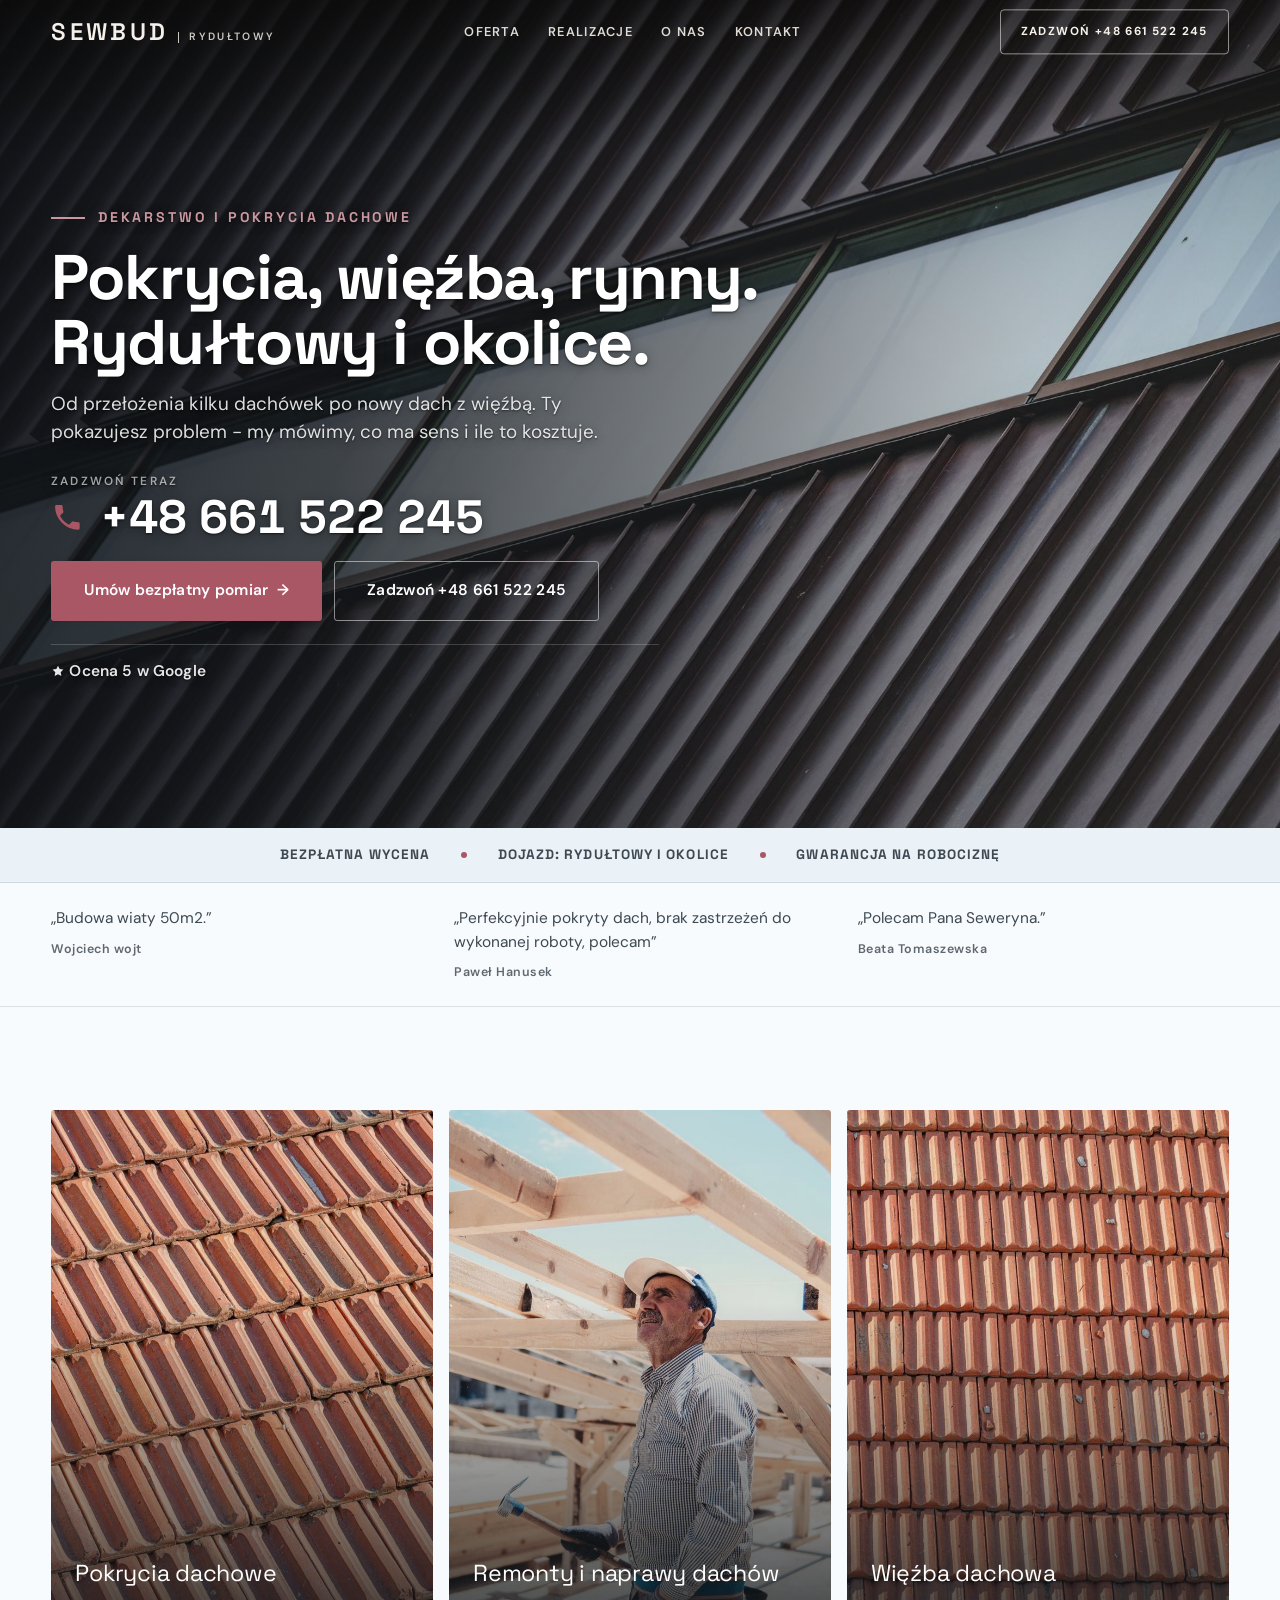
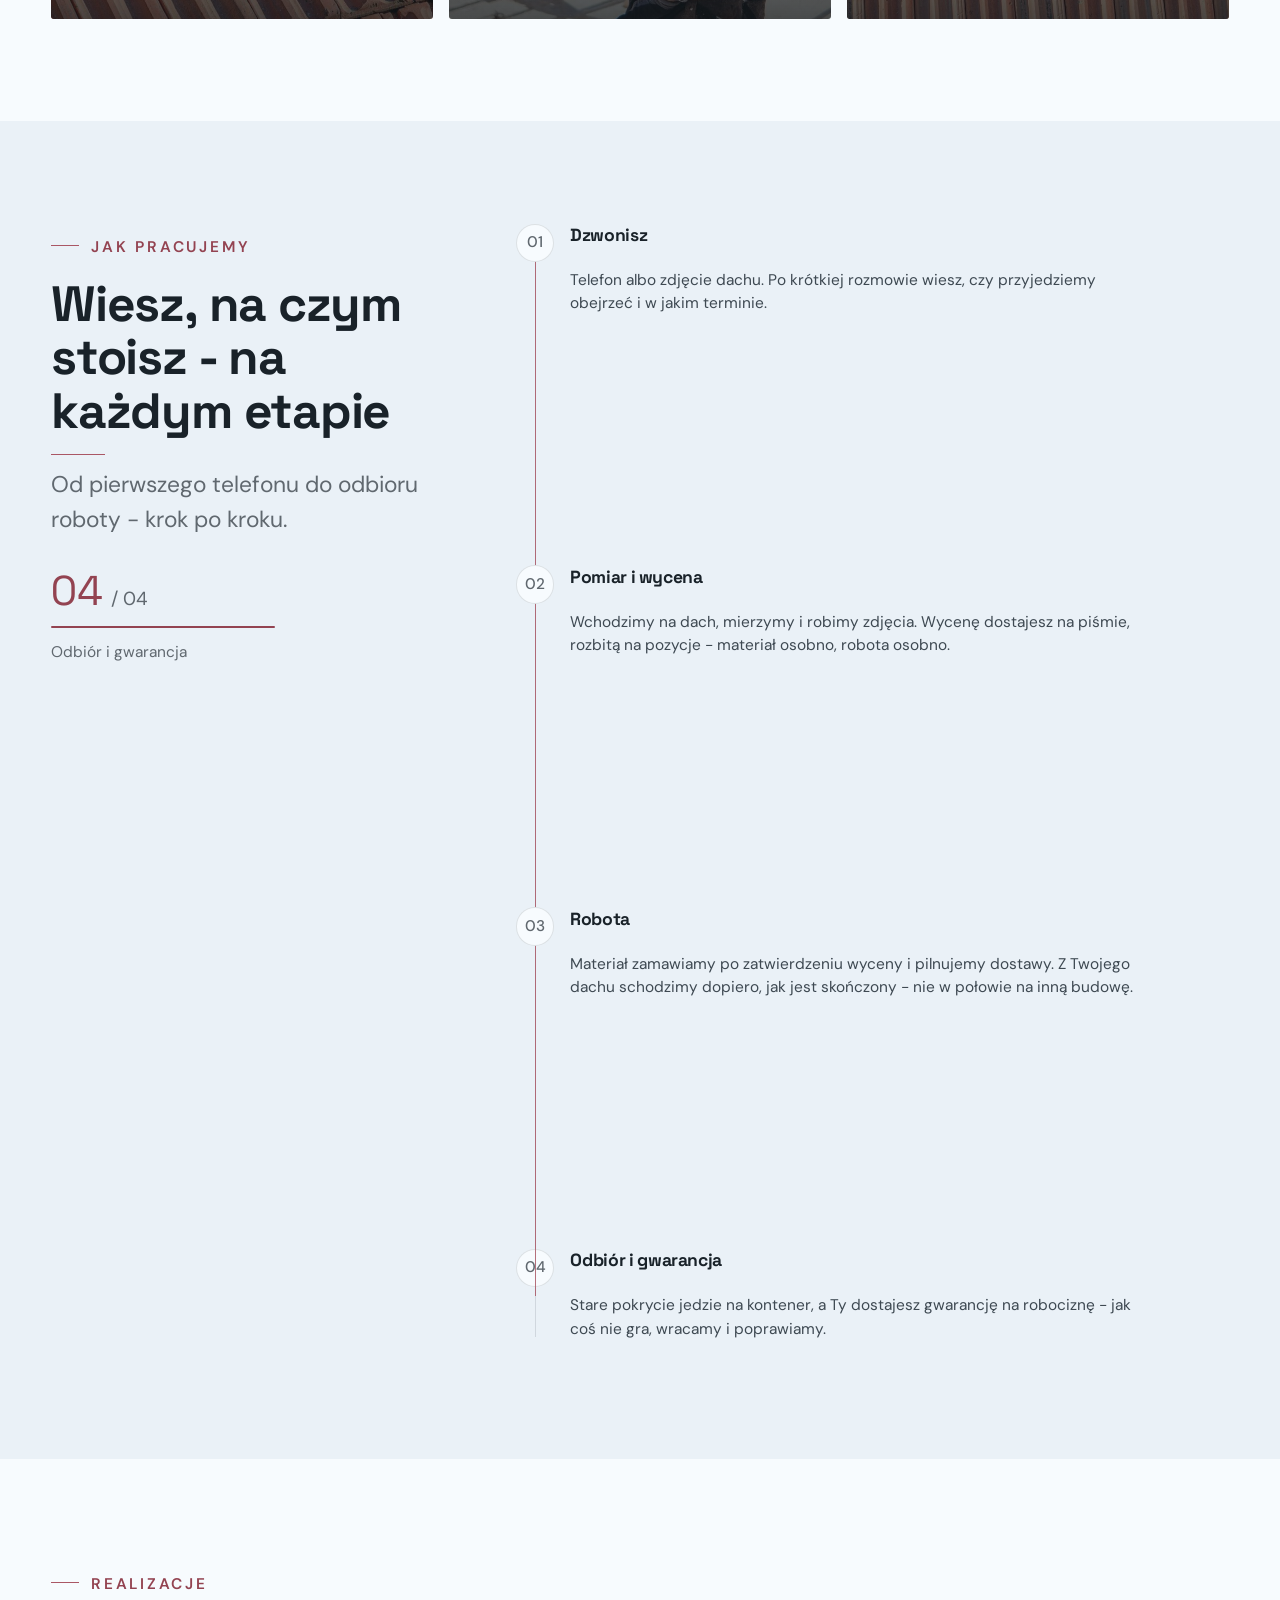
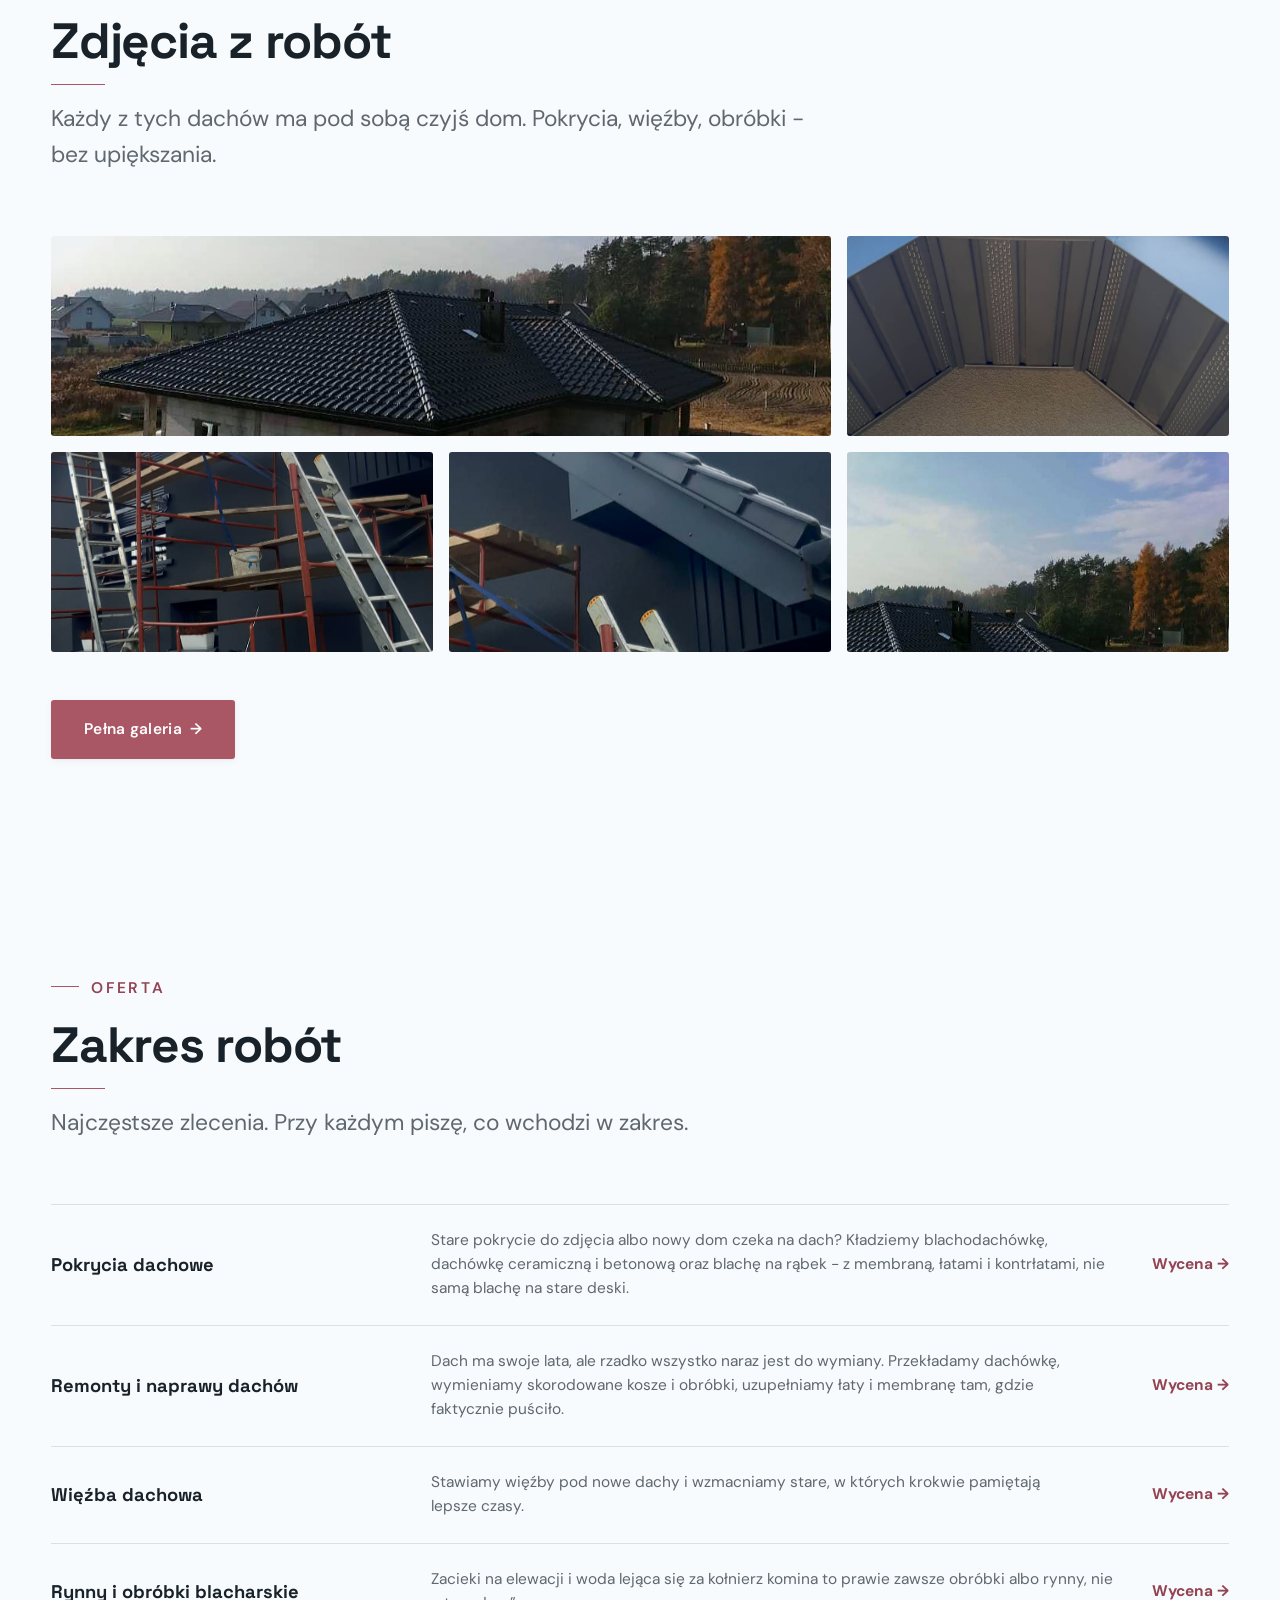
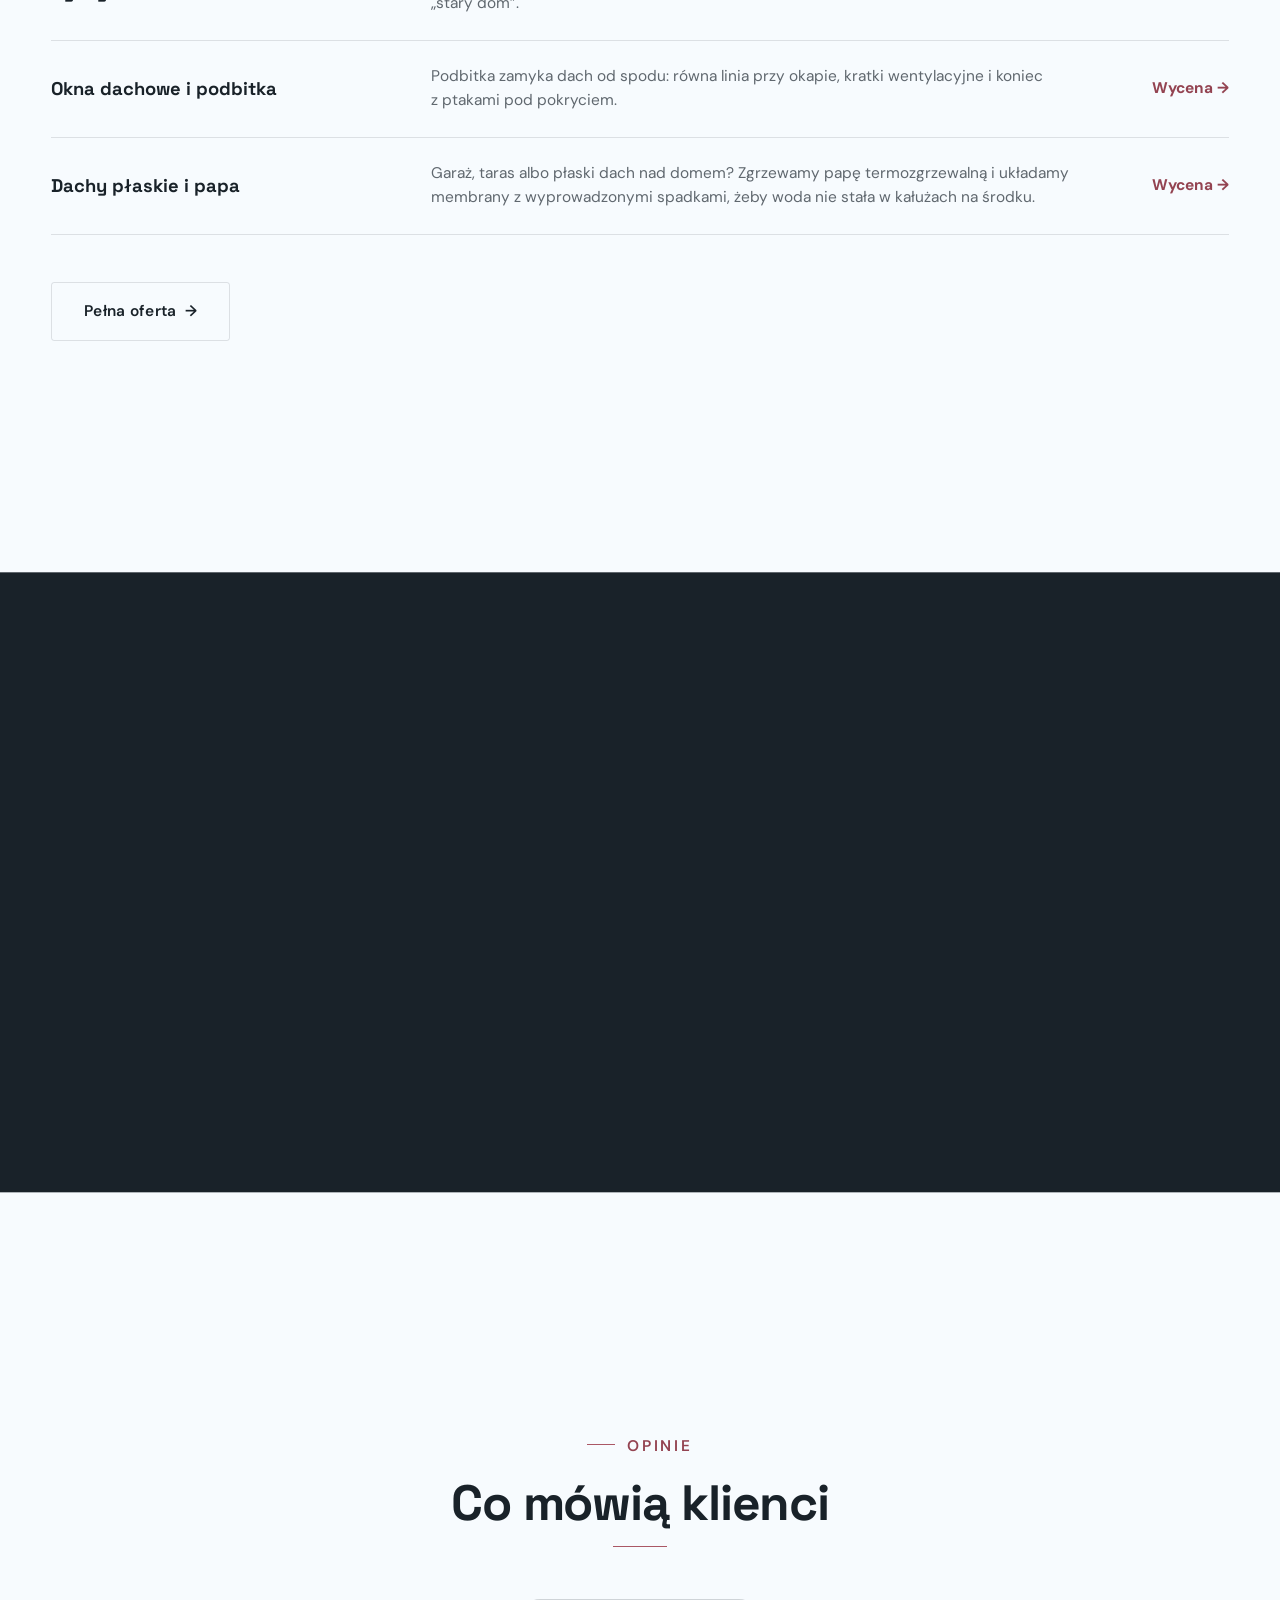
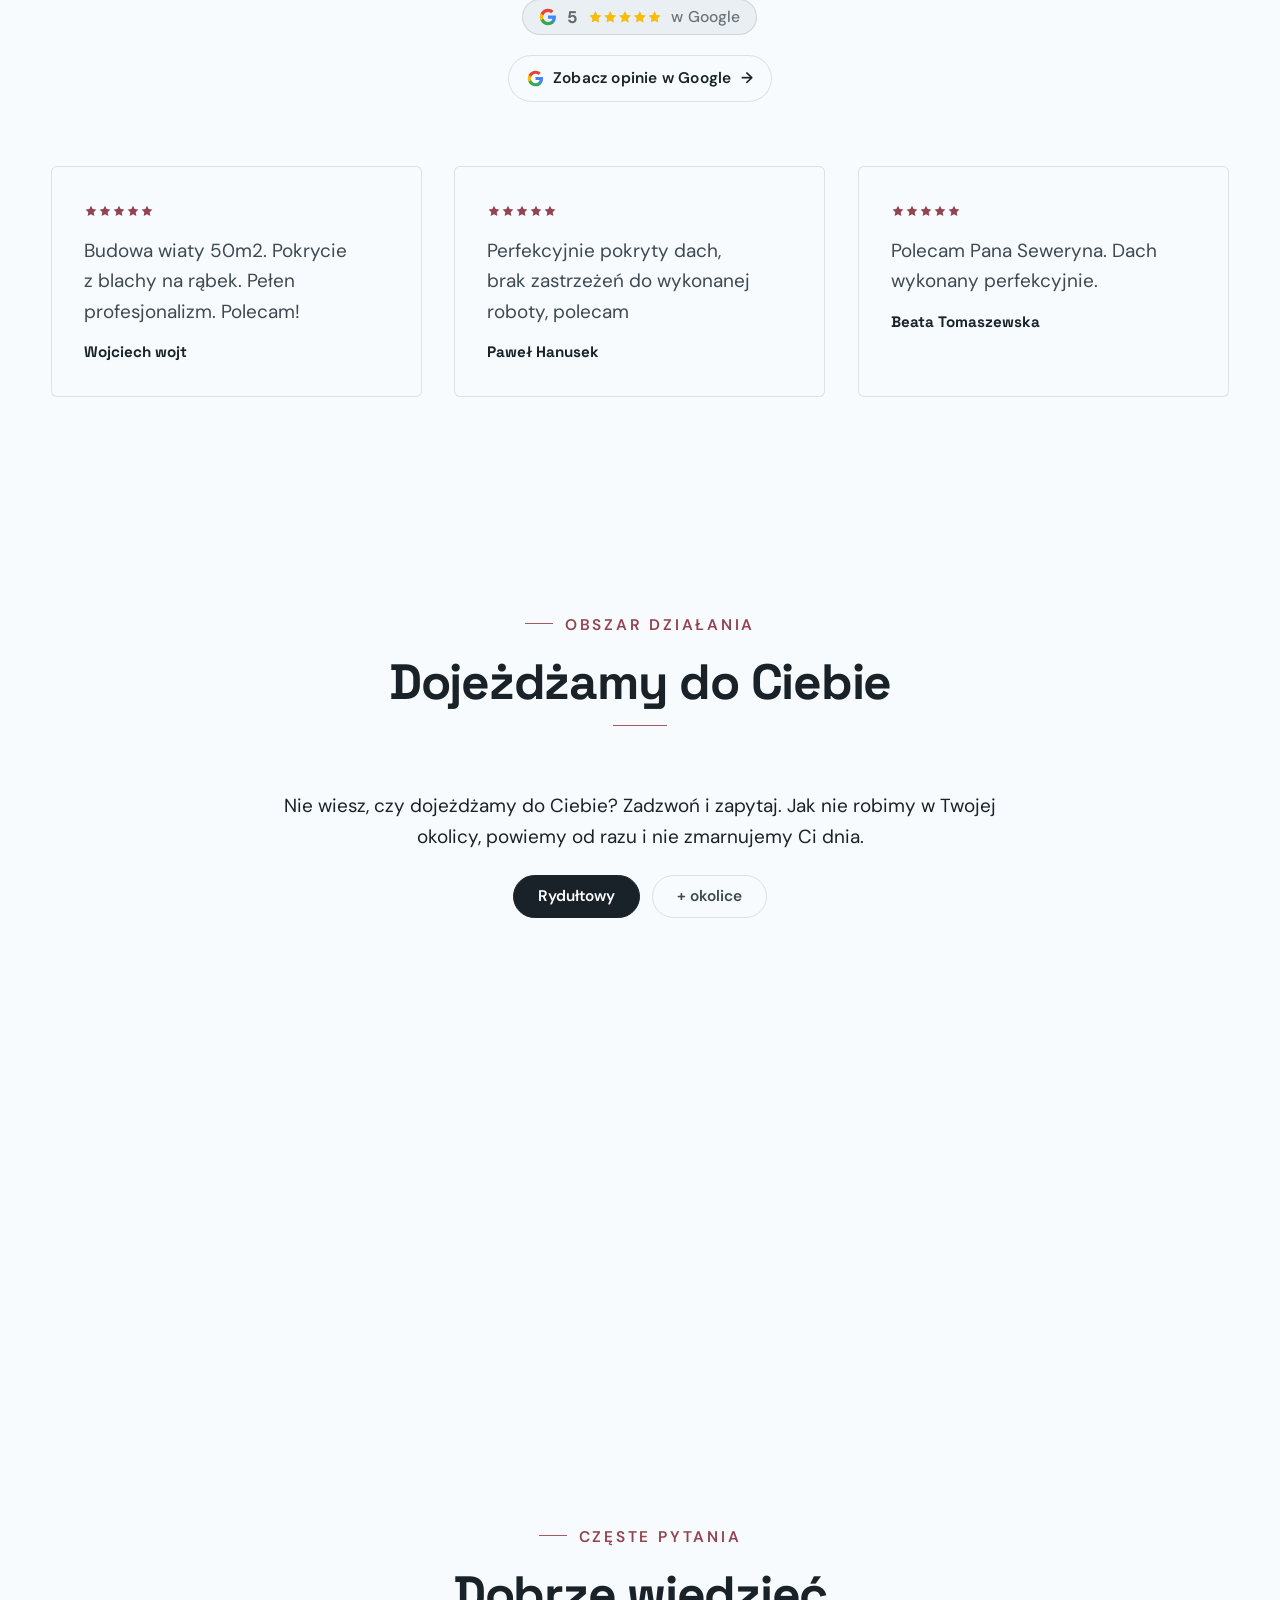
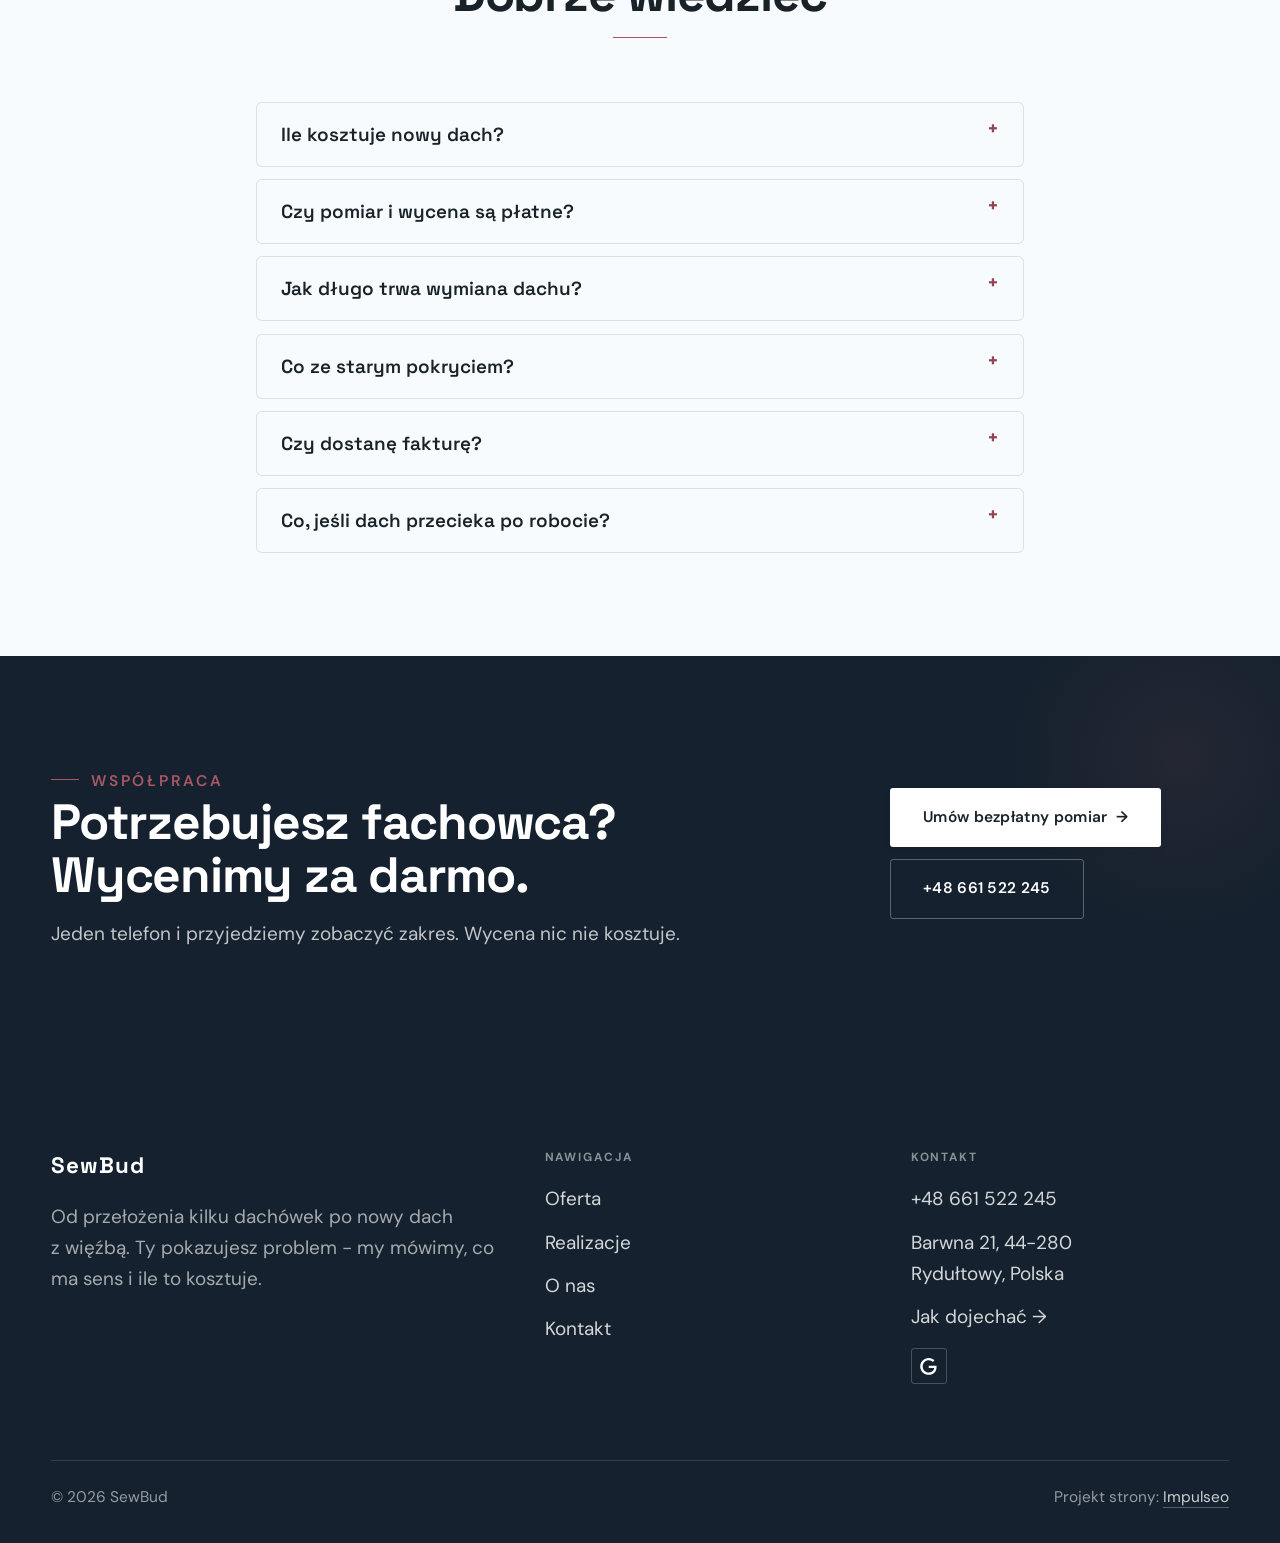
<file: index.html>
<!DOCTYPE html>
<html lang="pl">
<head>
<meta charset="UTF-8">
<meta name="viewport" content="width=device-width, initial-scale=1.0">
<title>SewBud - dachy nowe i remonty</title>
<meta name="description" content="Dekarz w Rydułtowach: nowe pokrycia, remonty dachów, więźba, rynny i obróbki. Bezpłatny pomiar, cena przed robotą. Zadzwoń: +48 661 522 245.">
<link rel="canonical" href="https://impulseo-pl.github.io/sewbud/">
<meta name="robots" content="noindex, nofollow">
<meta property="og:type" content="website">
<meta property="og:locale" content="pl_PL">
<meta property="og:site_name" content="SewBud">
<meta property="og:title" content="SewBud - dachy nowe i remonty">
<meta property="og:description" content="Dekarz w Rydułtowach: nowe pokrycia, remonty dachów, więźba, rynny i obróbki. Bezpłatny pomiar, cena przed robotą. Zadzwoń: +48 661 522 245.">
<meta property="og:url" content="https://impulseo-pl.github.io/sewbud/">
<meta property="og:image" content="https://impulseo-pl.github.io/sewbud/img/og.jpg">
<meta property="og:image:width" content="1200">
<meta property="og:image:height" content="630">
<meta name="twitter:card" content="summary_large_image">
<script type="application/ld+json">{"@context": "https://schema.org", "@type": "RoofingContractor", "name": "SewBud", "url": "https://impulseo-pl.github.io/sewbud/", "telephone": "+48661522245", "image": "https://impulseo-pl.github.io/sewbud/img/og.jpg", "areaServed": "Rydułtowy", "sameAs": ["https://maps.google.com/?cid=13552123018394236411&g_mp=Cidnb29nbGUubWFwcy5wbGFjZXMudjEuUGxhY2VzLlNlYXJjaFRleHQQAhgEIAA"]}</script>
<link rel="preconnect" href="https://fonts.googleapis.com">
<link rel="preconnect" href="https://fonts.gstatic.com" crossorigin>
<link href="https://fonts.googleapis.com/css2?family=Space+Grotesk:wght@500;600;700&family=DM+Sans:opsz,wght@9..40,400;9..40,500;9..40,600&display=swap" rel="stylesheet">
<link rel="stylesheet" href="assets/styles.css?v=97e0cd66">
</head>
<body>

<header class="nav">
  <div class="wrap nav-inner">
    <a class="brand" href="index.html"><span class="name">SewBud</span><span class="sub">Rydułtowy</span></a>
    <nav class="nav-links">
      <a href="oferta.html">Oferta</a>
      <a href="realizacje.html">Realizacje</a>
      <a href="o-nas.html">O nas</a>
      <a href="kontakt.html">Kontakt</a>
      <a href="tel:+48661522245" class="btn btn-accent">Zadzwoń +48 661 522 245</a>
    </nav>
    <button class="nav-toggle" aria-label="Menu"><span></span><span></span><span></span></button>
  </div>
</header>

<main>
<section class="hero-fach">
  <img class="hf-photo" src="img/hero.jpg" fetchpriority="high" data-rotate="img/g6.jpg|img/g10.jpg" alt="SewBud" width="1880" height="1253">
  <div class="hf-panel">
    <div class="hf-inner">
      <span class="hf-kicker">Dekarstwo i pokrycia dachowe</span>
      <h1 class="hf-title">Pokrycia, więźba, rynny. Rydułtowy i okolice. <em></em></h1>
      <p class="hf-lead">Od przełożenia kilku dachówek po nowy dach z więźbą. Ty pokazujesz problem - my mówimy, co ma sens i ile to kosztuje.</p>
      <a class="hf-phone" href="tel:+48661522245"><span class="hf-phone-lab">Zadzwoń teraz</span><span class="hf-phone-num"><svg class="ico-tel" width="16" height="16" viewBox="0 0 24 24" fill="none" aria-hidden="true"><path d="M6.6 10.8a15.5 15.5 0 0 0 6.6 6.6l2.2-2.2a1 1 0 0 1 1-.24 11.4 11.4 0 0 0 3.6.58 1 1 0 0 1 1 1V20a1 1 0 0 1-1 1A17 17 0 0 1 3 4a1 1 0 0 1 1-1h3.5a1 1 0 0 1 1 1c0 1.25.2 2.46.58 3.6a1 1 0 0 1-.25 1l-2.23 2.2Z" fill="currentColor"/></svg> +48 661 522 245</span></a>
      <div class="hf-actions">
        <a href="kontakt.html" class="btn btn-accent">Umów bezpłatny pomiar <span class="arr">→</span></a>
        <a href="tel:+48661522245" class="btn btn-ghost hf-ghost">Zadzwoń +48 661 522 245</a>
      </div>
      <div class="hf-trust"><svg class="ico-star" width="14" height="14" viewBox="0 0 24 24" style="vertical-align:-2px" aria-hidden="true"><path d="M12 2.8l2.85 5.8 6.4.93-4.63 4.5 1.1 6.37L12 17.4l-5.72 3 1.1-6.37-4.63-4.5 6.4-.93L12 2.8Z" fill="currentColor"/></svg> Ocena 5 w Google</div>
    </div>
  </div>
</section>
<section class="fach-promise">
  <div class="wrap">
    <ul class="fp-row reveal"><li>Bezpłatna wycena</li><li>Dojazd: Rydułtowy i okolice</li><li>Gwarancja na robociznę</li></ul>
  </div>
</section>
<section class="opinie-mini" aria-label="Opinie klientów">
  <div class="wrap">
    <div class="om-row">
      <div class="om-item reveal"><blockquote>„Budowa wiaty 50m2.”</blockquote><span class="om-autor">Wojciech wojt</span></div>
      <div class="om-item reveal"><blockquote>„Perfekcyjnie pokryty dach, brak zastrzeżeń do wykonanej roboty, polecam”</blockquote><span class="om-autor">Paweł Hanusek</span></div>
      <div class="om-item reveal"><blockquote>„Polecam Pana Seweryna.”</blockquote><span class="om-autor">Beata Tomaszewska</span></div>
    </div>
  </div>
</section>
<section class="gateways-band">
  <div class="wrap">
    <div class="gateways">
      <a href="oferta.html" class="gateway reveal"><img src="img/g12.jpg" alt="Pokrycia dachowe" loading="lazy" width="1600" height="1067" decoding="async"><span class="g-ttl">Pokrycia dachowe</span></a>
      <a href="oferta.html" class="gateway reveal"><img src="img/g13.jpg" alt="Remonty i naprawy dachów" loading="lazy" width="1600" height="1066" decoding="async"><span class="g-ttl">Remonty i naprawy dachów</span></a>
      <a href="oferta.html" class="gateway reveal"><img src="img/g14.jpg" alt="Więźba dachowa" loading="lazy" width="1600" height="1067" decoding="async"><span class="g-ttl">Więźba dachowa</span></a>
    </div>
  </div>
</section>
<section class="proces proces-os fachowcy">
  <div class="wrap proc-grid">
    <div class="proc-side">
      <div class="head reveal">
        <span class="eyebrow">Jak pracujemy</span>
        <h2>Wiesz, na czym stoisz - na każdym etapie</h2>
        <p>Od pierwszego telefonu do odbioru roboty - krok po kroku.</p>
      </div>
      <div class="proc-count" aria-hidden="true"><span class="pc-cur">01</span><span class="pc-all">/ 04</span></div>
      <div class="proc-bar" aria-hidden="true"><i></i></div>
      <p class="proc-now" aria-hidden="true">Dzwonisz</p>
    </div>
    <ol class="proces-line">
      <li class="reveal"><span class="pno">01</span><h3>Dzwonisz</h3><p>Telefon albo zdjęcie dachu. Po krótkiej rozmowie wiesz, czy przyjedziemy obejrzeć i w jakim terminie.</p></li>
      <li class="reveal"><span class="pno">02</span><h3>Pomiar i wycena</h3><p>Wchodzimy na dach, mierzymy i robimy zdjęcia. Wycenę dostajesz na piśmie, rozbitą na pozycje - materiał osobno, robota osobno.</p></li>
      <li class="reveal"><span class="pno">03</span><h3>Robota</h3><p>Materiał zamawiamy po zatwierdzeniu wyceny i pilnujemy dostawy. Z Twojego dachu schodzimy dopiero, jak jest skończony - nie w połowie na inną budowę.</p></li>
      <li class="reveal"><span class="pno">04</span><h3>Odbiór i gwarancja</h3><p>Stare pokrycie jedzie na kontener, a Ty dostajesz gwarancję na robociznę - jak coś nie gra, wracamy i poprawiamy.</p></li>
    </ol>
  </div>
</section>
<section>
  <div class="wrap">
    <div class="head reveal">
      <span class="eyebrow">Realizacje</span>
      <h2>Zdjęcia z robót</h2>
      <p>Każdy z tych dachów ma pod sobą czyjś dom. Pokrycia, więźby, obróbki - bez upiększania.</p>
    </div>
    <div class="gallery">
      <div class="tile t-two3 reveal"><img src="img/g1.jpg" alt="SewBud" loading="lazy" width="1000" height="750" decoding="async"></div>
      <div class="tile t-third reveal"><img src="img/g2.jpg" alt="SewBud" loading="lazy" width="899" height="1599" decoding="async"></div>
      <div class="tile t-third reveal"><img src="img/g3.jpg" alt="SewBud" loading="lazy" width="899" height="1599" decoding="async"></div>
      <div class="tile t-third reveal"><img src="img/g4.jpg" alt="SewBud" loading="lazy" width="1000" height="1780" decoding="async"></div>
      <div class="tile t-third reveal"><img src="img/g5.jpg" alt="SewBud" loading="lazy" width="1116" height="834" decoding="async"></div>
    </div>
    <div style="margin-top:var(--space-7)" class="reveal"><a href="realizacje.html" class="btn btn-accent">Pełna galeria <span class="arr">→</span></a></div>
  </div>
</section>
<section class="fach-uslugi">
  <div class="wrap">
    <div class="head reveal">
      <span class="eyebrow">Oferta</span>
      <h2>Zakres robót</h2>
      <p>Najczęstsze zlecenia. Przy każdym piszę, co wchodzi w zakres.</p>
    </div>
    <ul class="fu-list">
      <li class="fu-row reveal"><div class="fu-name">Pokrycia dachowe</div><div class="fu-desc">Stare pokrycie do zdjęcia albo nowy dom czeka na dach? Kładziemy blachodachówkę, dachówkę ceramiczną i betonową oraz blachę na rąbek - z membraną, łatami i kontrłatami, nie samą blachę na stare deski.</div><a class="fu-cta" href="kontakt.html">Wycena <span class="arr">→</span></a></li>
      <li class="fu-row reveal"><div class="fu-name">Remonty i naprawy dachów</div><div class="fu-desc">Dach ma swoje lata, ale rzadko wszystko naraz jest do wymiany. Przekładamy dachówkę, wymieniamy skorodowane kosze i obróbki, uzupełniamy łaty i membranę tam, gdzie faktycznie puściło.</div><a class="fu-cta" href="kontakt.html">Wycena <span class="arr">→</span></a></li>
      <li class="fu-row reveal"><div class="fu-name">Więźba dachowa</div><div class="fu-desc">Stawiamy więźby pod nowe dachy i wzmacniamy stare, w których krokwie pamiętają lepsze czasy.</div><a class="fu-cta" href="kontakt.html">Wycena <span class="arr">→</span></a></li>
      <li class="fu-row reveal"><div class="fu-name">Rynny i obróbki blacharskie</div><div class="fu-desc">Zacieki na elewacji i woda lejąca się za kołnierz komina to prawie zawsze obróbki albo rynny, nie „stary dom”.</div><a class="fu-cta" href="kontakt.html">Wycena <span class="arr">→</span></a></li>
      <li class="fu-row reveal"><div class="fu-name">Okna dachowe i podbitka</div><div class="fu-desc">Podbitka zamyka dach od spodu: równa linia przy okapie, kratki wentylacyjne i koniec z ptakami pod pokryciem.</div><a class="fu-cta" href="kontakt.html">Wycena <span class="arr">→</span></a></li>
      <li class="fu-row reveal"><div class="fu-name">Dachy płaskie i papa</div><div class="fu-desc">Garaż, taras albo płaski dach nad domem? Zgrzewamy papę termozgrzewalną i układamy membrany z wyprowadzonymi spadkami, żeby woda nie stała w kałużach na środku.</div><a class="fu-cta" href="kontakt.html">Wycena <span class="arr">→</span></a></li>
    </ul>
    <div style="margin-top:var(--space-7)" class="reveal"><a href="oferta.html" class="btn btn-ghost">Pełna oferta <span class="arr">→</span></a></div>
  </div>
</section>
<section class="stopklatka" aria-hidden="true">
  <div class="stk-bg" style="background-image:url(img/g9.jpg)"></div>
</section>
<section class="opinie">
  <div class="wrap">
    <div class="head center reveal">
      <span class="eyebrow">Opinie</span>
      <h2>Co mówią klienci</h2>
    </div>
    <p class="op-meta reveal"><span class="g-badge"><svg class="gb-ico" viewBox="0 0 24 24" width="18" height="18" aria-hidden="true"><path fill="#4285F4" d="M22.56 12.25c0-.78-.07-1.53-.2-2.25H12v4.26h5.92c-.26 1.37-1.04 2.53-2.21 3.31v2.77h3.57c2.08-1.92 3.28-4.74 3.28-8.09z"/><path fill="#34A853" d="M12 23c2.97 0 5.46-.98 7.28-2.66l-3.57-2.77c-.98.66-2.23 1.06-3.71 1.06-2.86 0-5.29-1.93-6.16-4.53H2.18v2.84C3.99 20.53 7.7 23 12 23z"/><path fill="#FBBC05" d="M5.84 14.09c-.22-.66-.35-1.36-.35-2.09s.13-1.43.35-2.09V7.07H2.18C1.43 8.55 1 10.22 1 12s.43 3.45 1.18 4.93l2.85-2.22.81-.62z"/><path fill="#EA4335" d="M12 5.38c1.62 0 3.06.56 4.21 1.64l3.15-3.15C17.45 2.09 14.97 1 12 1 7.7 1 3.99 3.47 2.18 7.07l3.66 2.84c.87-2.6 3.3-4.53 6.16-4.53z"/></svg><b class="gb-ocena">5</b><svg class="gb-stars" viewBox="0 0 90 18" width="74" height="14.8" aria-hidden="true"><g fill="currentColor" opacity=".26"><path transform="translate(0,0)" d="M9 1.6l2.2 4.46 4.92.72-3.56 3.47.84 4.9L9 12.74l-4.4 2.31.84-4.9L1.88 6.68l4.92-.72L9 1.6Z"/><path transform="translate(18,0)" d="M9 1.6l2.2 4.46 4.92.72-3.56 3.47.84 4.9L9 12.74l-4.4 2.31.84-4.9L1.88 6.68l4.92-.72L9 1.6Z"/><path transform="translate(36,0)" d="M9 1.6l2.2 4.46 4.92.72-3.56 3.47.84 4.9L9 12.74l-4.4 2.31.84-4.9L1.88 6.68l4.92-.72L9 1.6Z"/><path transform="translate(54,0)" d="M9 1.6l2.2 4.46 4.92.72-3.56 3.47.84 4.9L9 12.74l-4.4 2.31.84-4.9L1.88 6.68l4.92-.72L9 1.6Z"/><path transform="translate(72,0)" d="M9 1.6l2.2 4.46 4.92.72-3.56 3.47.84 4.9L9 12.74l-4.4 2.31.84-4.9L1.88 6.68l4.92-.72L9 1.6Z"/></g><clipPath id="gs1000"><rect x="0" y="0" width="90.0" height="18"/></clipPath><g fill="#FBBC04" clip-path="url(#gs1000)"><path transform="translate(0,0)" d="M9 1.6l2.2 4.46 4.92.72-3.56 3.47.84 4.9L9 12.74l-4.4 2.31.84-4.9L1.88 6.68l4.92-.72L9 1.6Z"/><path transform="translate(18,0)" d="M9 1.6l2.2 4.46 4.92.72-3.56 3.47.84 4.9L9 12.74l-4.4 2.31.84-4.9L1.88 6.68l4.92-.72L9 1.6Z"/><path transform="translate(36,0)" d="M9 1.6l2.2 4.46 4.92.72-3.56 3.47.84 4.9L9 12.74l-4.4 2.31.84-4.9L1.88 6.68l4.92-.72L9 1.6Z"/><path transform="translate(54,0)" d="M9 1.6l2.2 4.46 4.92.72-3.56 3.47.84 4.9L9 12.74l-4.4 2.31.84-4.9L1.88 6.68l4.92-.72L9 1.6Z"/><path transform="translate(72,0)" d="M9 1.6l2.2 4.46 4.92.72-3.56 3.47.84 4.9L9 12.74l-4.4 2.31.84-4.9L1.88 6.68l4.92-.72L9 1.6Z"/></g></svg><span class="gb-txt">w Google</span></span></p>
    <p class="op-meta reveal"><a class="op-google" href="https://maps.google.com/?cid=13552123018394236411&amp;g_mp=Cidnb29nbGUubWFwcy5wbGFjZXMudjEuUGxhY2VzLlNlYXJjaFRleHQQAhgEIAA" target="_blank" rel="noopener"><svg class="op-g-ico" viewBox="0 0 24 24" width="17" height="17" aria-hidden="true"><path fill="#4285F4" d="M22.56 12.25c0-.78-.07-1.53-.2-2.25H12v4.26h5.92c-.26 1.37-1.04 2.53-2.21 3.31v2.77h3.57c2.08-1.92 3.28-4.74 3.28-8.09z"/><path fill="#34A853" d="M12 23c2.97 0 5.46-.98 7.28-2.66l-3.57-2.77c-.98.66-2.23 1.06-3.71 1.06-2.86 0-5.29-1.93-6.16-4.53H2.18v2.84C3.99 20.53 7.7 23 12 23z"/><path fill="#FBBC05" d="M5.84 14.09c-.22-.66-.35-1.36-.35-2.09s.13-1.43.35-2.09V7.07H2.18C1.43 8.55 1 10.22 1 12s.43 3.45 1.18 4.93l2.85-2.22.81-.62z"/><path fill="#EA4335" d="M12 5.38c1.62 0 3.06.56 4.21 1.64l3.15-3.15C17.45 2.09 14.97 1 12 1 7.7 1 3.99 3.47 2.18 7.07l3.66 2.84c.87-2.6 3.3-4.53 6.16-4.53z"/></svg><span>Zobacz opinie w Google</span><span class="arr">→</span></a></p>
    <div class="opinie-grid">
      <figure class="op-card reveal"><span class="op-star"><svg class="ico-star" width="14" height="14" viewBox="0 0 24 24" style="vertical-align:-2px" aria-hidden="true"><path d="M12 2.8l2.85 5.8 6.4.93-4.63 4.5 1.1 6.37L12 17.4l-5.72 3 1.1-6.37-4.63-4.5 6.4-.93L12 2.8Z" fill="currentColor"/></svg><svg class="ico-star" width="14" height="14" viewBox="0 0 24 24" style="vertical-align:-2px" aria-hidden="true"><path d="M12 2.8l2.85 5.8 6.4.93-4.63 4.5 1.1 6.37L12 17.4l-5.72 3 1.1-6.37-4.63-4.5 6.4-.93L12 2.8Z" fill="currentColor"/></svg><svg class="ico-star" width="14" height="14" viewBox="0 0 24 24" style="vertical-align:-2px" aria-hidden="true"><path d="M12 2.8l2.85 5.8 6.4.93-4.63 4.5 1.1 6.37L12 17.4l-5.72 3 1.1-6.37-4.63-4.5 6.4-.93L12 2.8Z" fill="currentColor"/></svg><svg class="ico-star" width="14" height="14" viewBox="0 0 24 24" style="vertical-align:-2px" aria-hidden="true"><path d="M12 2.8l2.85 5.8 6.4.93-4.63 4.5 1.1 6.37L12 17.4l-5.72 3 1.1-6.37-4.63-4.5 6.4-.93L12 2.8Z" fill="currentColor"/></svg><svg class="ico-star" width="14" height="14" viewBox="0 0 24 24" style="vertical-align:-2px" aria-hidden="true"><path d="M12 2.8l2.85 5.8 6.4.93-4.63 4.5 1.1 6.37L12 17.4l-5.72 3 1.1-6.37-4.63-4.5 6.4-.93L12 2.8Z" fill="currentColor"/></svg></span><blockquote>Budowa wiaty 50m2. Pokrycie z blachy na rąbek. Pełen profesjonalizm. Polecam!</blockquote><span class="op-autor">Wojciech wojt</span></figure>
      <figure class="op-card reveal"><span class="op-star"><svg class="ico-star" width="14" height="14" viewBox="0 0 24 24" style="vertical-align:-2px" aria-hidden="true"><path d="M12 2.8l2.85 5.8 6.4.93-4.63 4.5 1.1 6.37L12 17.4l-5.72 3 1.1-6.37-4.63-4.5 6.4-.93L12 2.8Z" fill="currentColor"/></svg><svg class="ico-star" width="14" height="14" viewBox="0 0 24 24" style="vertical-align:-2px" aria-hidden="true"><path d="M12 2.8l2.85 5.8 6.4.93-4.63 4.5 1.1 6.37L12 17.4l-5.72 3 1.1-6.37-4.63-4.5 6.4-.93L12 2.8Z" fill="currentColor"/></svg><svg class="ico-star" width="14" height="14" viewBox="0 0 24 24" style="vertical-align:-2px" aria-hidden="true"><path d="M12 2.8l2.85 5.8 6.4.93-4.63 4.5 1.1 6.37L12 17.4l-5.72 3 1.1-6.37-4.63-4.5 6.4-.93L12 2.8Z" fill="currentColor"/></svg><svg class="ico-star" width="14" height="14" viewBox="0 0 24 24" style="vertical-align:-2px" aria-hidden="true"><path d="M12 2.8l2.85 5.8 6.4.93-4.63 4.5 1.1 6.37L12 17.4l-5.72 3 1.1-6.37-4.63-4.5 6.4-.93L12 2.8Z" fill="currentColor"/></svg><svg class="ico-star" width="14" height="14" viewBox="0 0 24 24" style="vertical-align:-2px" aria-hidden="true"><path d="M12 2.8l2.85 5.8 6.4.93-4.63 4.5 1.1 6.37L12 17.4l-5.72 3 1.1-6.37-4.63-4.5 6.4-.93L12 2.8Z" fill="currentColor"/></svg></span><blockquote>Perfekcyjnie pokryty dach, brak zastrzeżeń do wykonanej roboty, polecam</blockquote><span class="op-autor">Paweł Hanusek</span></figure>
      <figure class="op-card reveal"><span class="op-star"><svg class="ico-star" width="14" height="14" viewBox="0 0 24 24" style="vertical-align:-2px" aria-hidden="true"><path d="M12 2.8l2.85 5.8 6.4.93-4.63 4.5 1.1 6.37L12 17.4l-5.72 3 1.1-6.37-4.63-4.5 6.4-.93L12 2.8Z" fill="currentColor"/></svg><svg class="ico-star" width="14" height="14" viewBox="0 0 24 24" style="vertical-align:-2px" aria-hidden="true"><path d="M12 2.8l2.85 5.8 6.4.93-4.63 4.5 1.1 6.37L12 17.4l-5.72 3 1.1-6.37-4.63-4.5 6.4-.93L12 2.8Z" fill="currentColor"/></svg><svg class="ico-star" width="14" height="14" viewBox="0 0 24 24" style="vertical-align:-2px" aria-hidden="true"><path d="M12 2.8l2.85 5.8 6.4.93-4.63 4.5 1.1 6.37L12 17.4l-5.72 3 1.1-6.37-4.63-4.5 6.4-.93L12 2.8Z" fill="currentColor"/></svg><svg class="ico-star" width="14" height="14" viewBox="0 0 24 24" style="vertical-align:-2px" aria-hidden="true"><path d="M12 2.8l2.85 5.8 6.4.93-4.63 4.5 1.1 6.37L12 17.4l-5.72 3 1.1-6.37-4.63-4.5 6.4-.93L12 2.8Z" fill="currentColor"/></svg><svg class="ico-star" width="14" height="14" viewBox="0 0 24 24" style="vertical-align:-2px" aria-hidden="true"><path d="M12 2.8l2.85 5.8 6.4.93-4.63 4.5 1.1 6.37L12 17.4l-5.72 3 1.1-6.37-4.63-4.5 6.4-.93L12 2.8Z" fill="currentColor"/></svg></span><blockquote>Polecam Pana Seweryna. Dach wykonany perfekcyjnie.</blockquote><span class="op-autor">Beata Tomaszewska</span></figure>
    </div>
  </div>
</section>
<section class="obszar">
  <div class="wrap">
    <div class="head center reveal">
      <span class="eyebrow">Obszar działania</span>
      <h2>Dojeżdżamy do Ciebie</h2>
    </div>
    <p class="obszar-txt reveal" style="text-align:center;max-width:60ch;margin:0 auto 1.4rem">Nie wiesz, czy dojeżdżamy do Ciebie? Zadzwoń i zapytaj. Jak nie robimy w Twojej okolicy, powiemy od razu i nie zmarnujemy Ci dnia.</p>
    <ul class="obszar-list reveal"><li class="is-home">Rydułtowy</li><li>+ okolice</li></ul>
    <div class="obszar-mapa reveal" style="margin-top:var(--space-7)">
      <iframe title="Obszar działania - Rydułtowy i okolice" src="https://maps.google.com/maps?q=50.0667894%2C18.4496845&amp;z=11&amp;output=embed" loading="lazy" referrerpolicy="no-referrer-when-downgrade" style="width:100%;height:clamp(280px,38vh,420px);border:0;display:block;border-radius:var(--r-md)"></iframe>
    </div>
  </div>
</section>
<section class="faq-klinika">
  <div class="wrap">
    <div class="head center reveal">
      <span class="eyebrow">Częste pytania</span>
      <h2>Dobrze wiedzieć</h2>
    </div>
    <div class="faq-list">
      <details class="faq-item reveal"><summary>Ile kosztuje nowy dach?</summary><p>Bez pomiaru nie strzelamy - za dużo zależy od powierzchni, kątów i pokrycia. Widełki usłyszysz już przez telefon, dokładną cenę po pomiarze.</p></details>
      <details class="faq-item reveal"><summary>Czy pomiar i wycena są płatne?</summary><p>Za wejście na dach i policzenie roboty nie bierzemy pieniędzy. Płacisz za dach, nie za rozmowę o nim.</p></details>
      <details class="faq-item reveal"><summary>Jak długo trwa wymiana dachu?</summary><p>Typowy dom to zwykle tydzień, dwa - zależnie od pokrycia i pogody. Termin i czas roboty znasz przed startem, a o przesunięciu przez pogodę mówimy od razu, nie po fakcie.</p></details>
      <details class="faq-item reveal"><summary>Co ze starym pokryciem?</summary><p>Rozbiórka i wywóz są w wycenie, chyba że umówimy się inaczej. Stary eternit oddajemy firmie z uprawnieniami do azbestu - tego nie wolno wywieźć byle gdzie i nie ma co ryzykować.</p></details>
      <details class="faq-item reveal"><summary>Czy dostanę fakturę?</summary><p>Tak - VAT albo paragon, jak wolisz. Przy większych dachach rozliczamy się etapami, po odebranej robocie.</p></details>
      <details class="faq-item reveal"><summary>Co, jeśli dach przecieka po robocie?</summary><p>Wracamy i sprawdzamy, gdzie puściło. Nasza robota - poprawiamy za darmo; przyczyna gdzie indziej - pokazujemy zdjęcia i mówimy, co z tym zrobić.</p></details>
    </div>
  </div>
</section>
<section class="cta">
  <div class="wrap">
    <div class="reveal">
      <span class="eyebrow">Współpraca</span>
      <h2>Potrzebujesz fachowca? Wycenimy za darmo.</h2>
      <p>Jeden telefon i przyjedziemy zobaczyć zakres. Wycena nic nie kosztuje.</p>
    </div>
    <div class="cta-actions reveal">
      <a href="kontakt.html" class="btn btn-light">Umów bezpłatny pomiar <span class="arr">→</span></a>
      <a href="tel:+48661522245" class="btn btn-ghost btn-ghost-cta">+48 661 522 245</a>
    </div>
  </div>
</section>
</main>

<footer>
  <div class="wrap">
    <div class="foot-grid">
      <div class="foot-brand">
        <div class="name">SewBud</div>
        <p>Od przełożenia kilku dachówek po nowy dach z więźbą. Ty pokazujesz problem - my mówimy, co ma sens i ile to kosztuje.</p>
      </div>
      <div class="foot-col">
        <h4>Nawigacja</h4>
        <a href="oferta.html">Oferta</a>
        <a href="realizacje.html">Realizacje</a>
        <a href="o-nas.html">O nas</a>
        <a href="kontakt.html">Kontakt</a>
      </div>
      <div class="foot-col">
        <h4>Kontakt</h4>
        <a href="tel:+48661522245">+48 661 522 245</a>
        <p>Barwna 21, 44-280 Rydułtowy, Polska</p>
        <a href="https://maps.google.com/?cid=13552123018394236411&g_mp=Cidnb29nbGUubWFwcy5wbGFjZXMudjEuUGxhY2VzLlNlYXJjaFRleHQQAhgEIAA" target="_blank" rel="noopener">Jak dojechać →</a>
      <div class="foot-soc">
        <a class="soc" href="https://maps.google.com/?cid=13552123018394236411&g_mp=Cidnb29nbGUubWFwcy5wbGFjZXMudjEuUGxhY2VzLlNlYXJjaFRleHQQAhgEIAA" target="_blank" rel="noopener" aria-label="Google - SewBud"><svg viewBox="0 0 24 24" aria-hidden="true" focusable="false"><path d="M12.48 10.92v3.28h7.84c-.24 1.84-.853 3.187-1.787 4.133-1.147 1.147-2.933 2.4-6.053 2.4-4.827 0-8.6-3.893-8.6-8.72s3.773-8.72 8.6-8.72c2.6 0 4.507 1.027 5.907 2.347l2.307-2.307C18.747 1.44 16.133 0 12.48 0 5.867 0 .307 5.387.307 12s5.56 12 12.173 12c3.573 0 6.267-1.173 8.373-3.36 2.16-2.16 2.84-5.213 2.84-7.667 0-.76-.053-1.467-.173-2.053H12.48z" fill="currentColor"/></svg></a>
      </div>
      </div>
    </div>
    <div class="foot-bot">
      <span>© 2026 SewBud</span>
      <span>Projekt strony: <a class="foot-credit" href="https://impulseo.pl" target="_blank" rel="noopener">Impulseo</a></span>
    </div>
  </div>
</footer>
<div class="sticky-call"><a class="sc-call" href="tel:+48661522245"><svg class="ico-tel" width="16" height="16" viewBox="0 0 24 24" fill="none" aria-hidden="true"><path d="M6.6 10.8a15.5 15.5 0 0 0 6.6 6.6l2.2-2.2a1 1 0 0 1 1-.24 11.4 11.4 0 0 0 3.6.58 1 1 0 0 1 1 1V20a1 1 0 0 1-1 1A17 17 0 0 1 3 4a1 1 0 0 1 1-1h3.5a1 1 0 0 1 1 1c0 1.25.2 2.46.58 3.6a1 1 0 0 1-.25 1l-2.23 2.2Z" fill="currentColor"/></svg> Zadzwoń</a><a class="sc-quote" href="kontakt.html">Umów bezpłatny pomiar</a></div>
<div class="demo-wazne" data-do="2026-10-15" data-cykl="3" hidden><svg class="dw-ico" width="13" height="13" viewBox="0 0 24 24" fill="none" aria-hidden="true"><circle cx="12" cy="12" r="8.6" stroke="currentColor" stroke-width="1.8"/><path d="M12 7.2V12l3.3 2" stroke="currentColor" stroke-width="1.8" stroke-linecap="round"/></svg><span class="dw-txt"></span></div>

<script src="assets/main.js"></script>
</body>
</html>
</file>
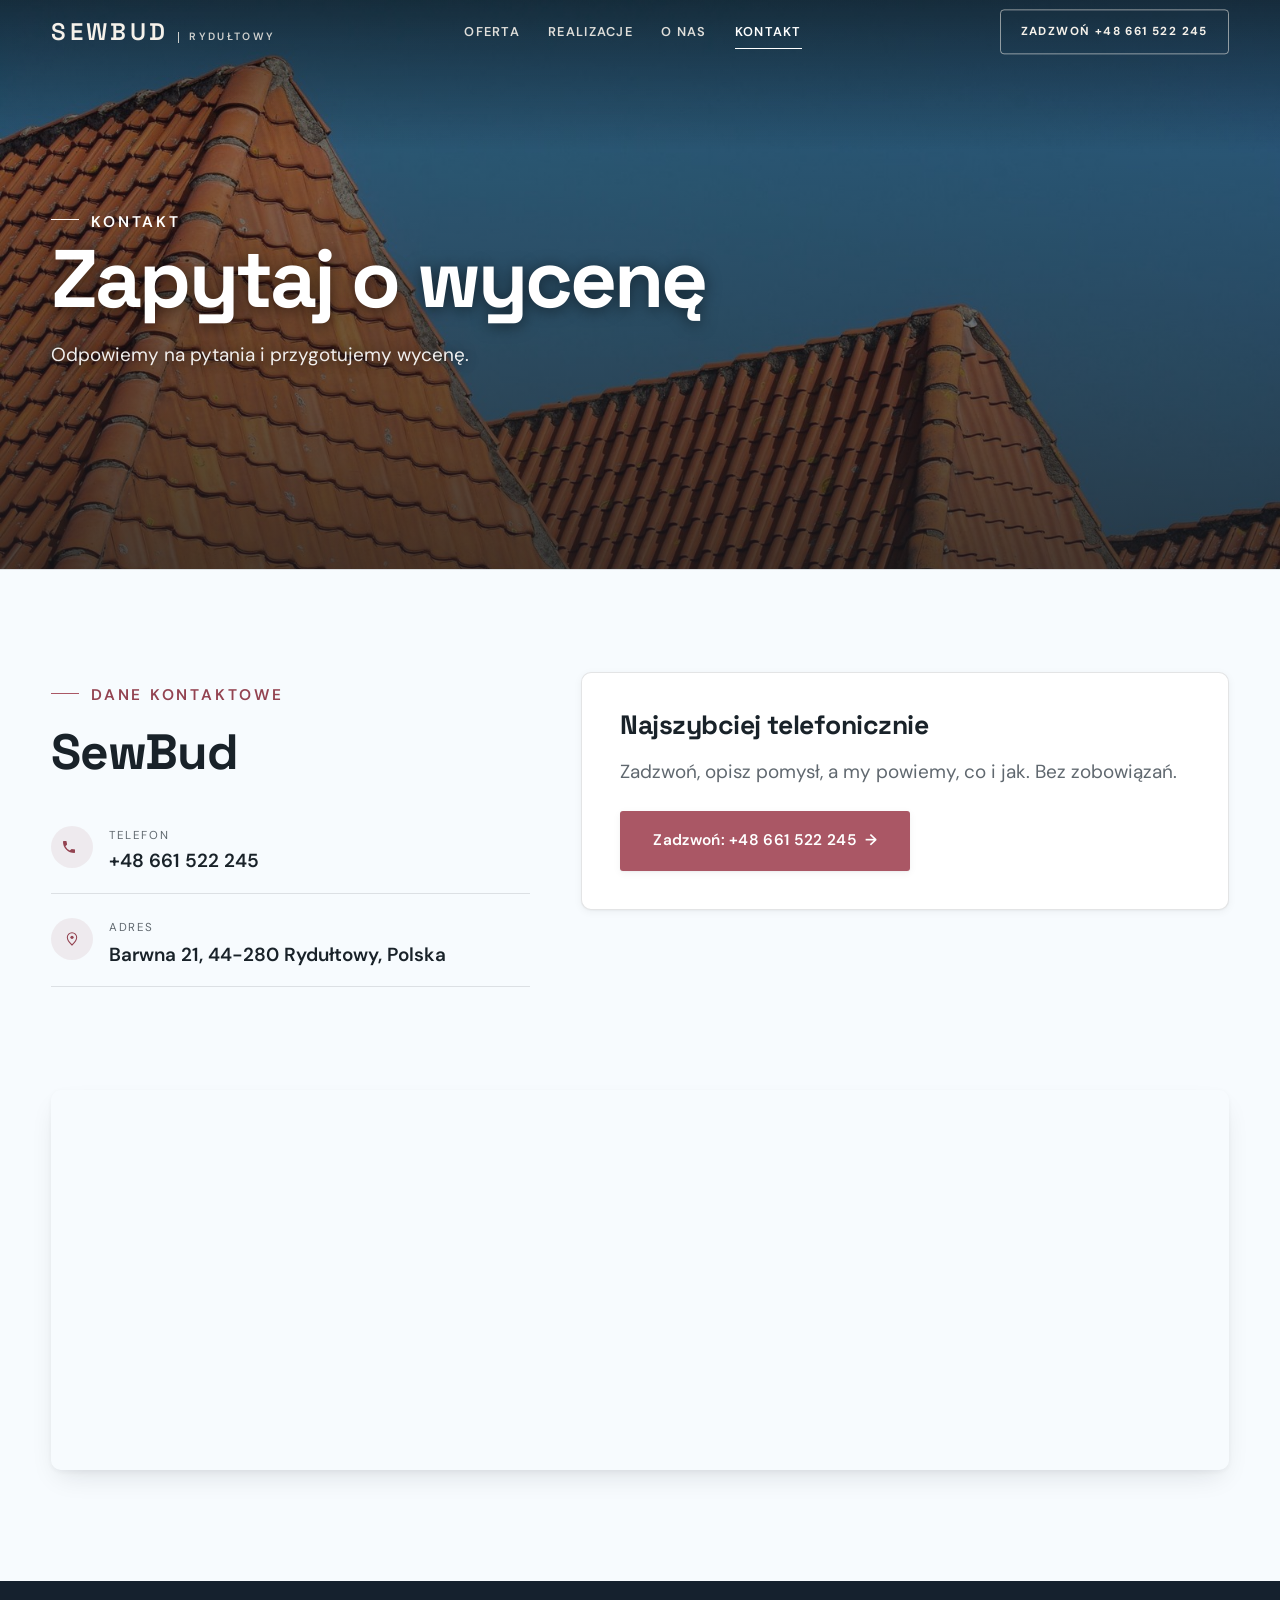
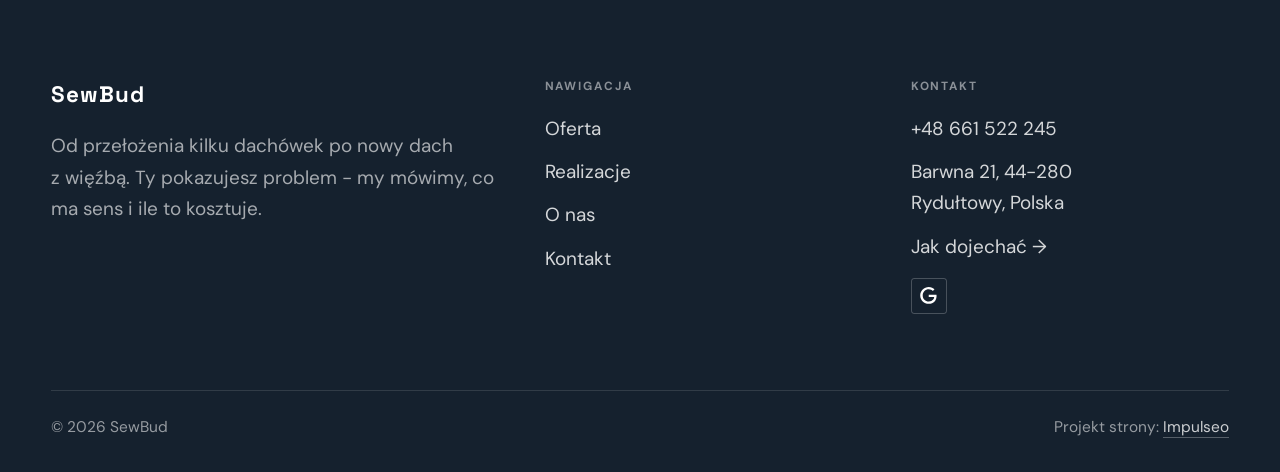
<file: kontakt.html>
<!DOCTYPE html>
<html lang="pl">
<head>
<meta charset="UTF-8">
<meta name="viewport" content="width=device-width, initial-scale=1.0">
<title>Kontakt - SewBud</title>
<meta name="description" content="Kontakt SewBud - Barwna 21, 44-280 Rydułtowy, Polska">
<link rel="canonical" href="https://impulseo-pl.github.io/sewbud/kontakt.html">
<meta name="robots" content="noindex, nofollow">
<meta property="og:type" content="website">
<meta property="og:locale" content="pl_PL">
<meta property="og:site_name" content="SewBud">
<meta property="og:title" content="Kontakt - SewBud">
<meta property="og:description" content="Kontakt SewBud - Barwna 21, 44-280 Rydułtowy, Polska">
<meta property="og:url" content="https://impulseo-pl.github.io/sewbud/kontakt.html">
<meta property="og:image" content="https://impulseo-pl.github.io/sewbud/img/og.jpg">
<meta property="og:image:width" content="1200">
<meta property="og:image:height" content="630">
<meta name="twitter:card" content="summary_large_image">
<link rel="preconnect" href="https://fonts.googleapis.com">
<link rel="preconnect" href="https://fonts.gstatic.com" crossorigin>
<link href="https://fonts.googleapis.com/css2?family=Space+Grotesk:wght@500;600;700&family=DM+Sans:opsz,wght@9..40,400;9..40,500;9..40,600&display=swap" rel="stylesheet">
<link rel="stylesheet" href="assets/styles.css?v=97e0cd66">
</head>
<body>

<header class="nav">
  <div class="wrap nav-inner">
    <a class="brand" href="index.html"><span class="name">SewBud</span><span class="sub">Rydułtowy</span></a>
    <nav class="nav-links">
      <a href="oferta.html">Oferta</a>
      <a href="realizacje.html">Realizacje</a>
      <a href="o-nas.html">O nas</a>
      <a href="kontakt.html" class="active" aria-current="page">Kontakt</a>
      <a href="tel:+48661522245" class="btn btn-accent">Zadzwoń +48 661 522 245</a>
    </nav>
    <button class="nav-toggle" aria-label="Menu"><span></span><span></span><span></span></button>
  </div>
</header>

<main>
<section class="pagehead">
  <img src="img/ph-kontakt.jpg" alt="SewBud - Zapytaj o wycenę" width="1600" height="1066" decoding="async">
  <div class="wrap">
    <span class="eyebrow">Kontakt</span>
    <h1>Zapytaj o wycenę</h1>
    <p>Odpowiemy na pytania i przygotujemy wycenę.</p>
  </div>
</section>
<section>
  <div class="wrap contact-grid">
    <div class="reveal">
      <span class="eyebrow">Dane kontaktowe</span>
      <h2 style="margin:var(--space-4) 0 var(--space-6)">SewBud</h2>
      <div class="info-list">
        <div class="info-row"><div class="ic"><svg class="ico-tel" width="16" height="16" viewBox="0 0 24 24" fill="none" aria-hidden="true"><path d="M6.6 10.8a15.5 15.5 0 0 0 6.6 6.6l2.2-2.2a1 1 0 0 1 1-.24 11.4 11.4 0 0 0 3.6.58 1 1 0 0 1 1 1V20a1 1 0 0 1-1 1A17 17 0 0 1 3 4a1 1 0 0 1 1-1h3.5a1 1 0 0 1 1 1c0 1.25.2 2.46.58 3.6a1 1 0 0 1-.25 1l-2.23 2.2Z" fill="currentColor"/></svg></div><div><div class="lbl">Telefon</div><a class="val" href="tel:+48661522245">+48 661 522 245</a></div></div>
        <div class="info-row"><div class="ic"><svg class="ico-pin" width="16" height="16" viewBox="0 0 24 24" fill="none" aria-hidden="true"><path d="M12 21s7-6.1 7-11.5A7 7 0 0 0 5 9.5C5 14.9 12 21 12 21Z" stroke="currentColor" stroke-width="1.6" fill="none"/><circle cx="12" cy="9.5" r="2.4" fill="currentColor"/></svg></div><div><div class="lbl">Adres</div><div class="val">Barwna 21, 44-280 Rydułtowy, Polska</div></div></div>
      </div>
    </div>
    <div class="reveal">
      <div class="form">
        <h3 style="margin-bottom:var(--space-4)">Najszybciej telefonicznie</h3>
        <p class="muted" style="margin-bottom:var(--space-5)">Zadzwoń, opisz pomysł, a my powiemy, co i jak. Bez zobowiązań.</p>
        <a href="tel:+48661522245" class="btn btn-accent" style="justify-content:center">Zadzwoń: +48 661 522 245 <span class="arr">→</span></a>
      </div>
    </div>
  </div>
</section>
<section style="padding-top:0">
  <div class="wrap reveal">
    <iframe class="map" title="SewBud - Rydułtowy" src="https://maps.google.com/maps?q=50.0667894%2C18.4496845&z=15&output=embed" loading="lazy" referrerpolicy="no-referrer-when-downgrade"></iframe>
  </div>
</section>
</main>

<footer>
  <div class="wrap">
    <div class="foot-grid">
      <div class="foot-brand">
        <div class="name">SewBud</div>
        <p>Od przełożenia kilku dachówek po nowy dach z więźbą. Ty pokazujesz problem - my mówimy, co ma sens i ile to kosztuje.</p>
      </div>
      <div class="foot-col">
        <h4>Nawigacja</h4>
        <a href="oferta.html">Oferta</a>
        <a href="realizacje.html">Realizacje</a>
        <a href="o-nas.html">O nas</a>
        <a href="kontakt.html">Kontakt</a>
      </div>
      <div class="foot-col">
        <h4>Kontakt</h4>
        <a href="tel:+48661522245">+48 661 522 245</a>
        <p>Barwna 21, 44-280 Rydułtowy, Polska</p>
        <a href="https://maps.google.com/?cid=13552123018394236411&g_mp=Cidnb29nbGUubWFwcy5wbGFjZXMudjEuUGxhY2VzLlNlYXJjaFRleHQQAhgEIAA" target="_blank" rel="noopener">Jak dojechać →</a>
      <div class="foot-soc">
        <a class="soc" href="https://maps.google.com/?cid=13552123018394236411&g_mp=Cidnb29nbGUubWFwcy5wbGFjZXMudjEuUGxhY2VzLlNlYXJjaFRleHQQAhgEIAA" target="_blank" rel="noopener" aria-label="Google - SewBud"><svg viewBox="0 0 24 24" aria-hidden="true" focusable="false"><path d="M12.48 10.92v3.28h7.84c-.24 1.84-.853 3.187-1.787 4.133-1.147 1.147-2.933 2.4-6.053 2.4-4.827 0-8.6-3.893-8.6-8.72s3.773-8.72 8.6-8.72c2.6 0 4.507 1.027 5.907 2.347l2.307-2.307C18.747 1.44 16.133 0 12.48 0 5.867 0 .307 5.387.307 12s5.56 12 12.173 12c3.573 0 6.267-1.173 8.373-3.36 2.16-2.16 2.84-5.213 2.84-7.667 0-.76-.053-1.467-.173-2.053H12.48z" fill="currentColor"/></svg></a>
      </div>
      </div>
    </div>
    <div class="foot-bot">
      <span>© 2026 SewBud</span>
      <span>Projekt strony: <a class="foot-credit" href="https://impulseo.pl" target="_blank" rel="noopener">Impulseo</a></span>
    </div>
  </div>
</footer>
<div class="sticky-call"><a class="sc-call" href="tel:+48661522245"><svg class="ico-tel" width="16" height="16" viewBox="0 0 24 24" fill="none" aria-hidden="true"><path d="M6.6 10.8a15.5 15.5 0 0 0 6.6 6.6l2.2-2.2a1 1 0 0 1 1-.24 11.4 11.4 0 0 0 3.6.58 1 1 0 0 1 1 1V20a1 1 0 0 1-1 1A17 17 0 0 1 3 4a1 1 0 0 1 1-1h3.5a1 1 0 0 1 1 1c0 1.25.2 2.46.58 3.6a1 1 0 0 1-.25 1l-2.23 2.2Z" fill="currentColor"/></svg> Zadzwoń</a><a class="sc-quote" href="kontakt.html">Umów bezpłatny pomiar</a></div>
<div class="demo-wazne" data-do="2026-10-15" data-cykl="3" hidden><svg class="dw-ico" width="13" height="13" viewBox="0 0 24 24" fill="none" aria-hidden="true"><circle cx="12" cy="12" r="8.6" stroke="currentColor" stroke-width="1.8"/><path d="M12 7.2V12l3.3 2" stroke="currentColor" stroke-width="1.8" stroke-linecap="round"/></svg><span class="dw-txt"></span></div>

<script src="assets/main.js"></script>
</body>
</html>
</file>
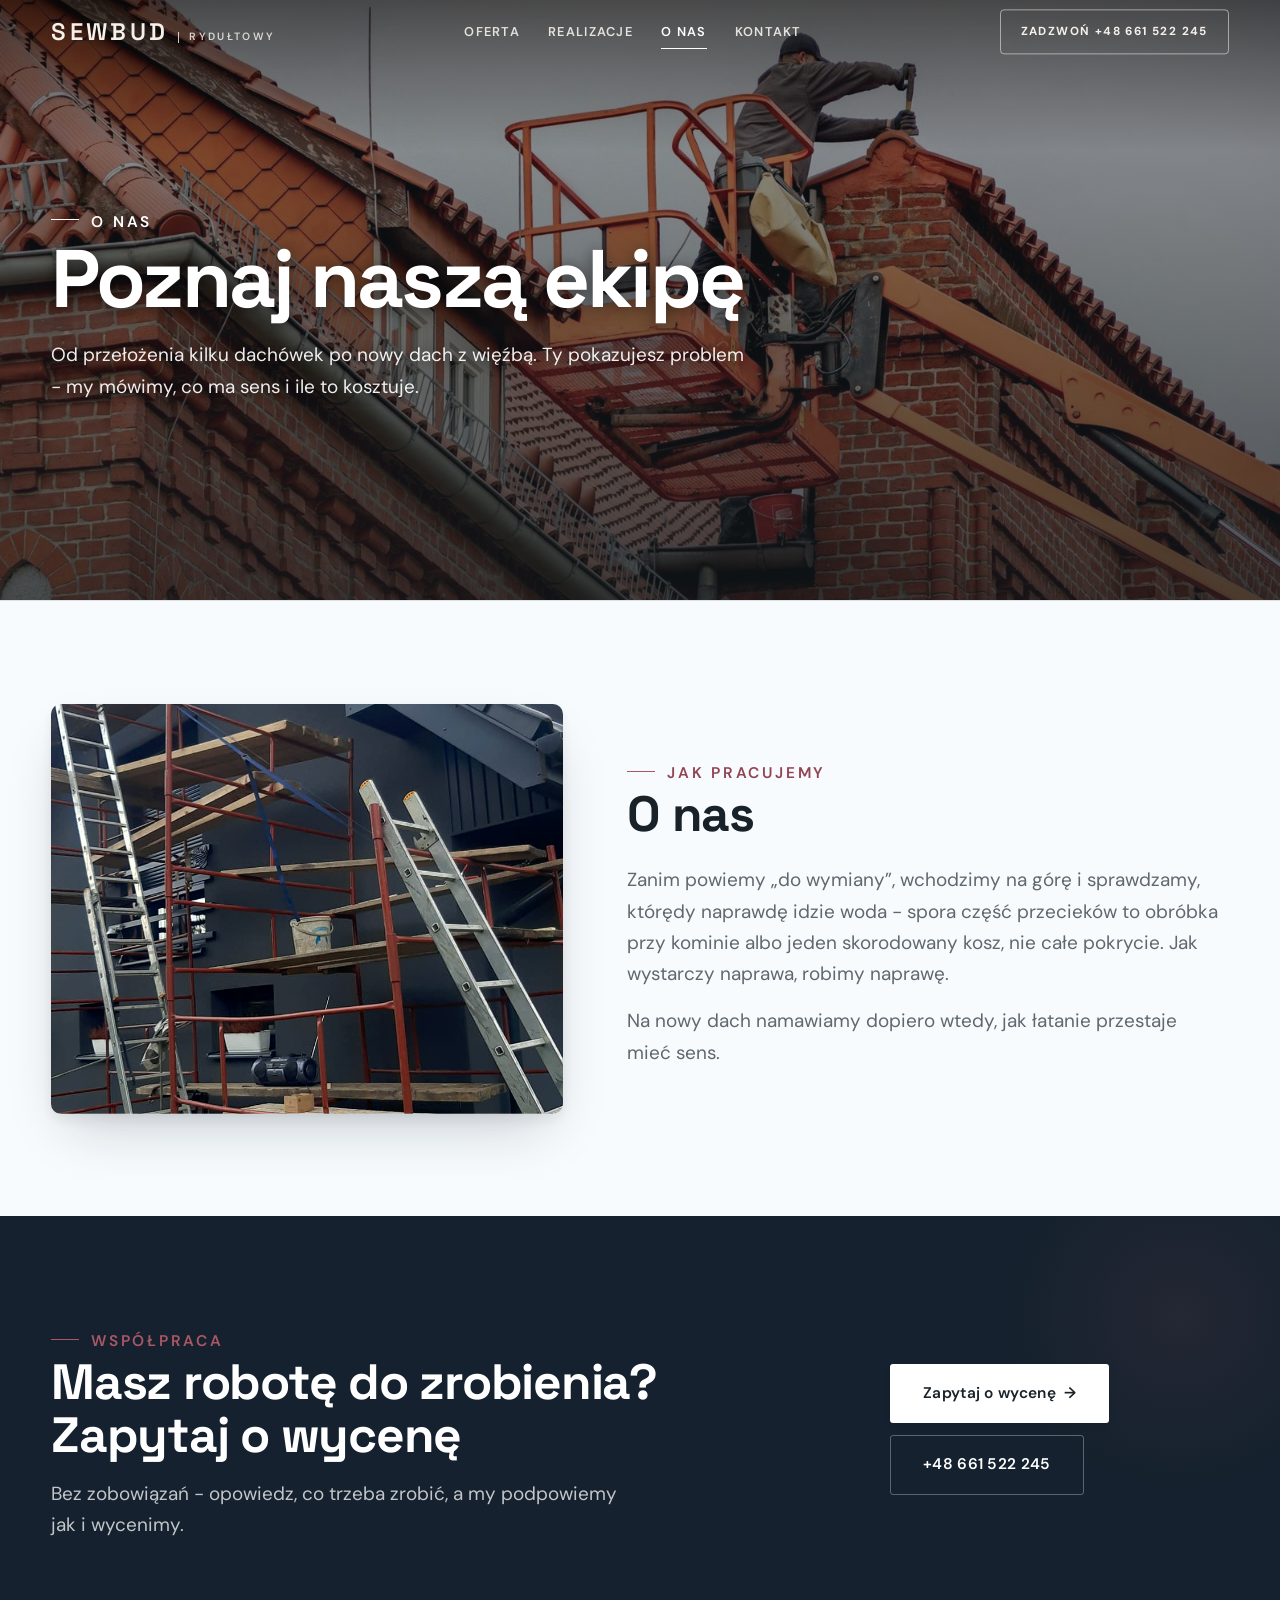
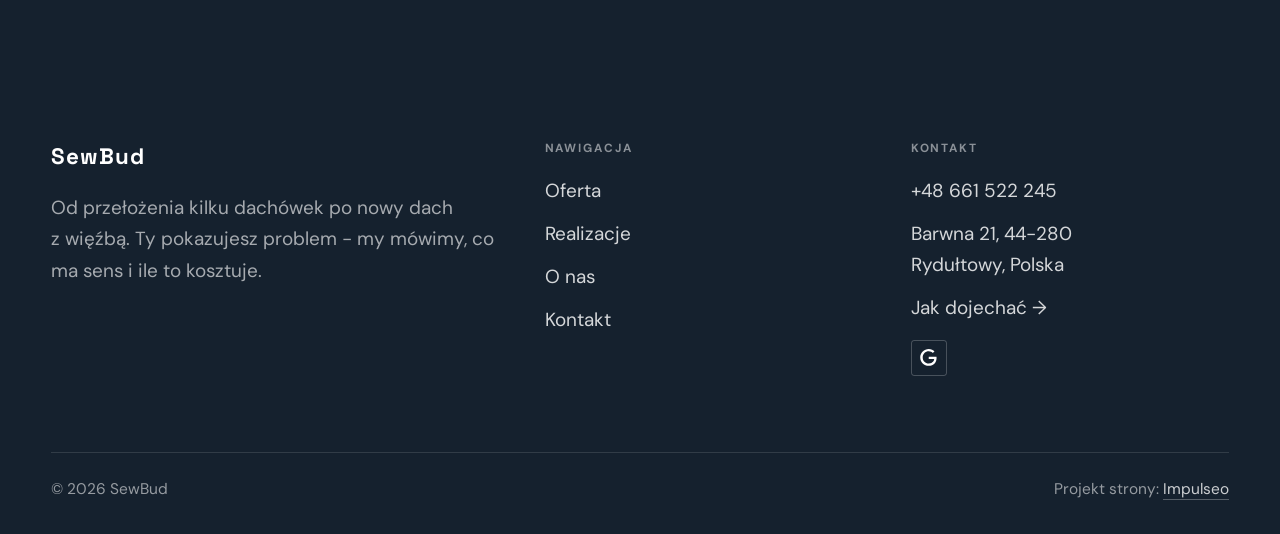
<file: o-nas.html>
<!DOCTYPE html>
<html lang="pl">
<head>
<meta charset="UTF-8">
<meta name="viewport" content="width=device-width, initial-scale=1.0">
<title>O nas - SewBud</title>
<meta name="description" content="Dekarz w Rydułtowach: nowe pokrycia, remonty dachów, więźba, rynny i obróbki. Bezpłatny pomiar, cena przed robotą. Zadzwoń: +48 661 522 245.">
<link rel="canonical" href="https://impulseo-pl.github.io/sewbud/o-nas.html">
<meta name="robots" content="noindex, nofollow">
<meta property="og:type" content="website">
<meta property="og:locale" content="pl_PL">
<meta property="og:site_name" content="SewBud">
<meta property="og:title" content="O nas - SewBud">
<meta property="og:description" content="Dekarz w Rydułtowach: nowe pokrycia, remonty dachów, więźba, rynny i obróbki. Bezpłatny pomiar, cena przed robotą. Zadzwoń: +48 661 522 245.">
<meta property="og:url" content="https://impulseo-pl.github.io/sewbud/o-nas.html">
<meta property="og:image" content="https://impulseo-pl.github.io/sewbud/img/og.jpg">
<meta property="og:image:width" content="1200">
<meta property="og:image:height" content="630">
<meta name="twitter:card" content="summary_large_image">
<link rel="preconnect" href="https://fonts.googleapis.com">
<link rel="preconnect" href="https://fonts.gstatic.com" crossorigin>
<link href="https://fonts.googleapis.com/css2?family=Space+Grotesk:wght@500;600;700&family=DM+Sans:opsz,wght@9..40,400;9..40,500;9..40,600&display=swap" rel="stylesheet">
<link rel="stylesheet" href="assets/styles.css?v=97e0cd66">
</head>
<body>

<header class="nav">
  <div class="wrap nav-inner">
    <a class="brand" href="index.html"><span class="name">SewBud</span><span class="sub">Rydułtowy</span></a>
    <nav class="nav-links">
      <a href="oferta.html">Oferta</a>
      <a href="realizacje.html">Realizacje</a>
      <a href="o-nas.html" class="active" aria-current="page">O nas</a>
      <a href="kontakt.html">Kontakt</a>
      <a href="tel:+48661522245" class="btn btn-accent">Zadzwoń +48 661 522 245</a>
    </nav>
    <button class="nav-toggle" aria-label="Menu"><span></span><span></span><span></span></button>
  </div>
</header>

<main>
<section class="pagehead">
  <img src="img/ph-onas.jpg" alt="SewBud - Poznaj naszą ekipę" width="1600" height="1066" decoding="async">
  <div class="wrap">
    <span class="eyebrow">O nas</span>
    <h1>Poznaj naszą ekipę</h1>
    <p>Od przełożenia kilku dachówek po nowy dach z więźbą. Ty pokazujesz problem - my mówimy, co ma sens i ile to kosztuje.</p>
  </div>
</section>
<section>
  <div class="wrap split">
    <div class="split-art reveal"><img src="img/g3.jpg" alt="SewBud" loading="lazy" width="899" height="1599" decoding="async"></div>
    <div class="split-copy reveal">
      <span class="eyebrow">Jak pracujemy</span>
      <h2>O nas</h2>
      <p class="muted">Zanim powiemy „do wymiany”, wchodzimy na górę i sprawdzamy, którędy naprawdę idzie woda - spora część przecieków to obróbka przy kominie albo jeden skorodowany kosz, nie całe pokrycie. Jak wystarczy naprawa, robimy naprawę.</p>
      <p class="muted">Na nowy dach namawiamy dopiero wtedy, jak łatanie przestaje mieć sens.</p>
    </div>
  </div>
</section>


<section class="cta">
  <div class="wrap">
    <div class="reveal">
      <span class="eyebrow">Współpraca</span>
      <h2>Masz robotę do zrobienia? Zapytaj o wycenę</h2>
      <p>Bez zobowiązań - opowiedz, co trzeba zrobić, a my podpowiemy jak i wycenimy.</p>
    </div>
    <div class="cta-actions reveal">
      <a href="kontakt.html" class="btn btn-light">Zapytaj o wycenę <span class="arr">→</span></a>
      <a href="tel:+48661522245" class="btn btn-ghost btn-ghost-cta">+48 661 522 245</a>
    </div>
  </div>
</section>
</main>

<footer>
  <div class="wrap">
    <div class="foot-grid">
      <div class="foot-brand">
        <div class="name">SewBud</div>
        <p>Od przełożenia kilku dachówek po nowy dach z więźbą. Ty pokazujesz problem - my mówimy, co ma sens i ile to kosztuje.</p>
      </div>
      <div class="foot-col">
        <h4>Nawigacja</h4>
        <a href="oferta.html">Oferta</a>
        <a href="realizacje.html">Realizacje</a>
        <a href="o-nas.html">O nas</a>
        <a href="kontakt.html">Kontakt</a>
      </div>
      <div class="foot-col">
        <h4>Kontakt</h4>
        <a href="tel:+48661522245">+48 661 522 245</a>
        <p>Barwna 21, 44-280 Rydułtowy, Polska</p>
        <a href="https://maps.google.com/?cid=13552123018394236411&g_mp=Cidnb29nbGUubWFwcy5wbGFjZXMudjEuUGxhY2VzLlNlYXJjaFRleHQQAhgEIAA" target="_blank" rel="noopener">Jak dojechać →</a>
      <div class="foot-soc">
        <a class="soc" href="https://maps.google.com/?cid=13552123018394236411&g_mp=Cidnb29nbGUubWFwcy5wbGFjZXMudjEuUGxhY2VzLlNlYXJjaFRleHQQAhgEIAA" target="_blank" rel="noopener" aria-label="Google - SewBud"><svg viewBox="0 0 24 24" aria-hidden="true" focusable="false"><path d="M12.48 10.92v3.28h7.84c-.24 1.84-.853 3.187-1.787 4.133-1.147 1.147-2.933 2.4-6.053 2.4-4.827 0-8.6-3.893-8.6-8.72s3.773-8.72 8.6-8.72c2.6 0 4.507 1.027 5.907 2.347l2.307-2.307C18.747 1.44 16.133 0 12.48 0 5.867 0 .307 5.387.307 12s5.56 12 12.173 12c3.573 0 6.267-1.173 8.373-3.36 2.16-2.16 2.84-5.213 2.84-7.667 0-.76-.053-1.467-.173-2.053H12.48z" fill="currentColor"/></svg></a>
      </div>
      </div>
    </div>
    <div class="foot-bot">
      <span>© 2026 SewBud</span>
      <span>Projekt strony: <a class="foot-credit" href="https://impulseo.pl" target="_blank" rel="noopener">Impulseo</a></span>
    </div>
  </div>
</footer>
<div class="sticky-call"><a class="sc-call" href="tel:+48661522245"><svg class="ico-tel" width="16" height="16" viewBox="0 0 24 24" fill="none" aria-hidden="true"><path d="M6.6 10.8a15.5 15.5 0 0 0 6.6 6.6l2.2-2.2a1 1 0 0 1 1-.24 11.4 11.4 0 0 0 3.6.58 1 1 0 0 1 1 1V20a1 1 0 0 1-1 1A17 17 0 0 1 3 4a1 1 0 0 1 1-1h3.5a1 1 0 0 1 1 1c0 1.25.2 2.46.58 3.6a1 1 0 0 1-.25 1l-2.23 2.2Z" fill="currentColor"/></svg> Zadzwoń</a><a class="sc-quote" href="kontakt.html">Umów bezpłatny pomiar</a></div>
<div class="demo-wazne" data-do="2026-10-15" data-cykl="3" hidden><svg class="dw-ico" width="13" height="13" viewBox="0 0 24 24" fill="none" aria-hidden="true"><circle cx="12" cy="12" r="8.6" stroke="currentColor" stroke-width="1.8"/><path d="M12 7.2V12l3.3 2" stroke="currentColor" stroke-width="1.8" stroke-linecap="round"/></svg><span class="dw-txt"></span></div>

<script src="assets/main.js"></script>
</body>
</html>
</file>
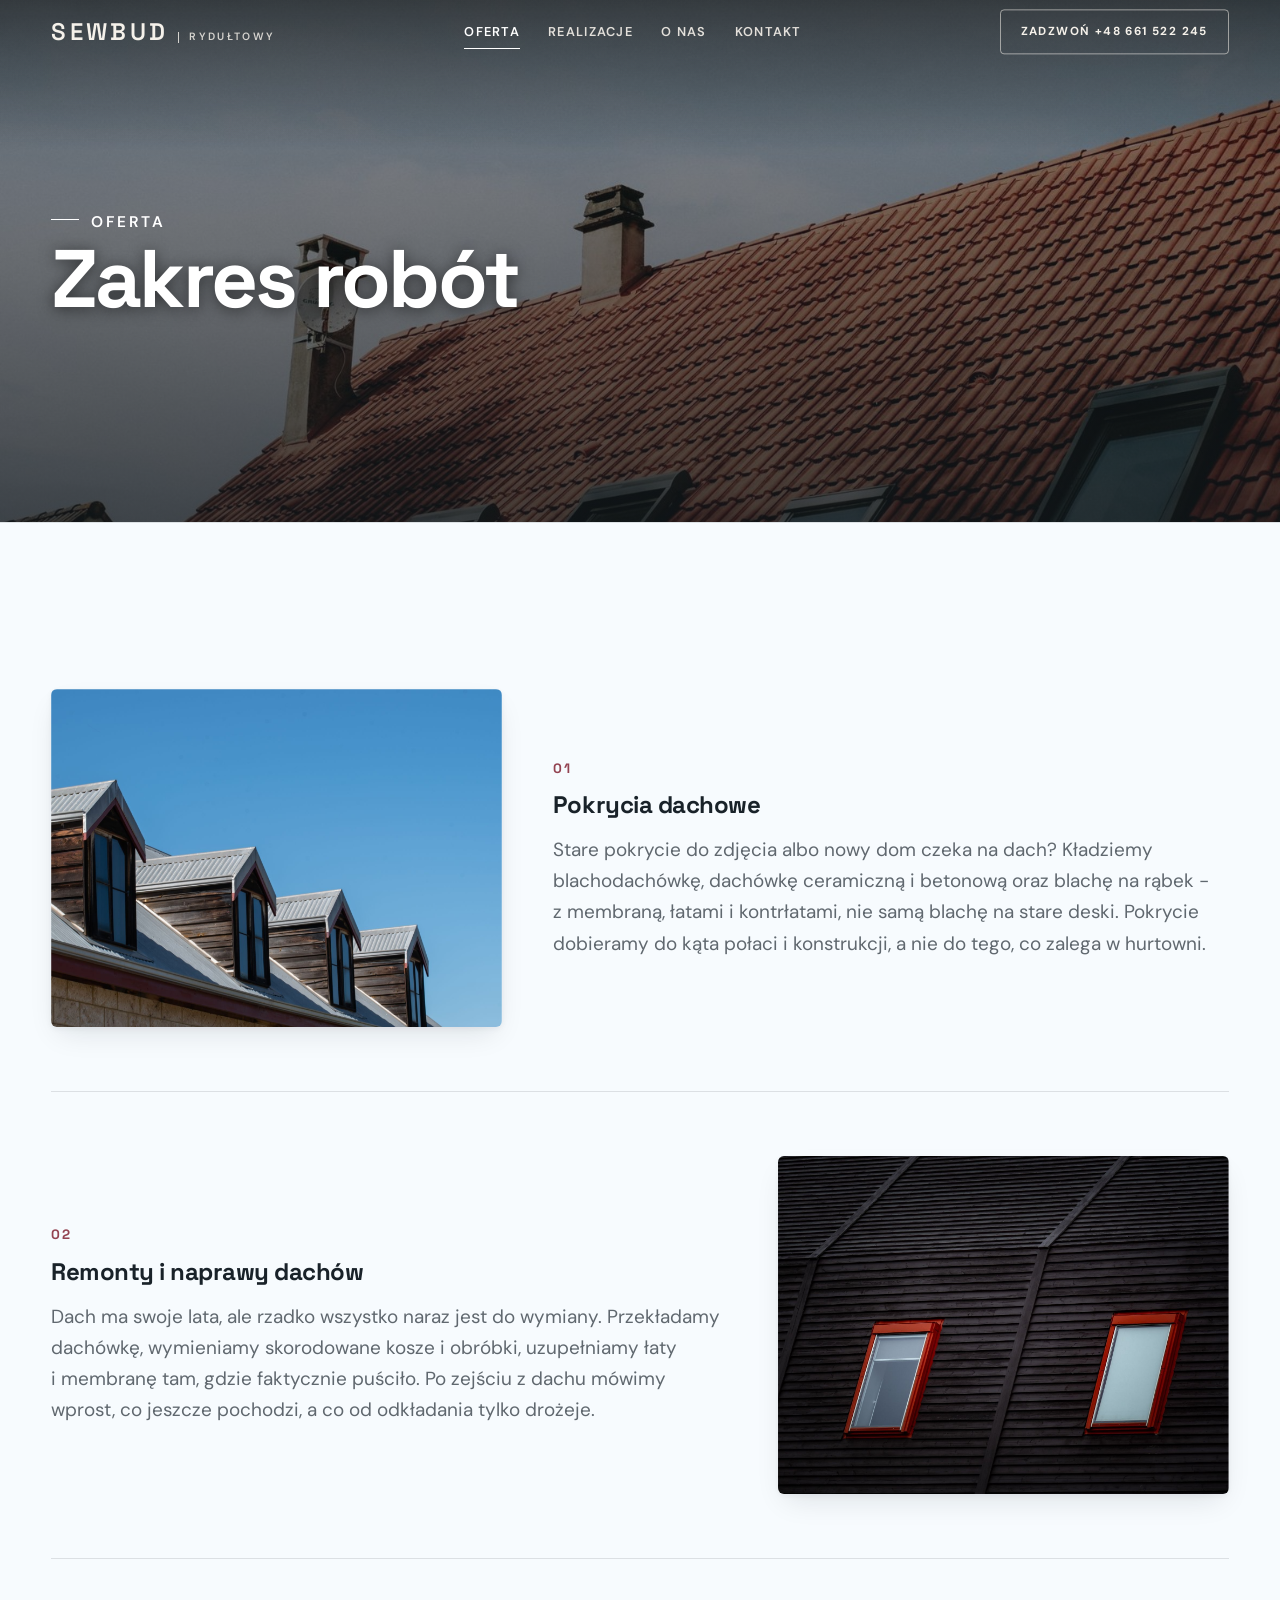
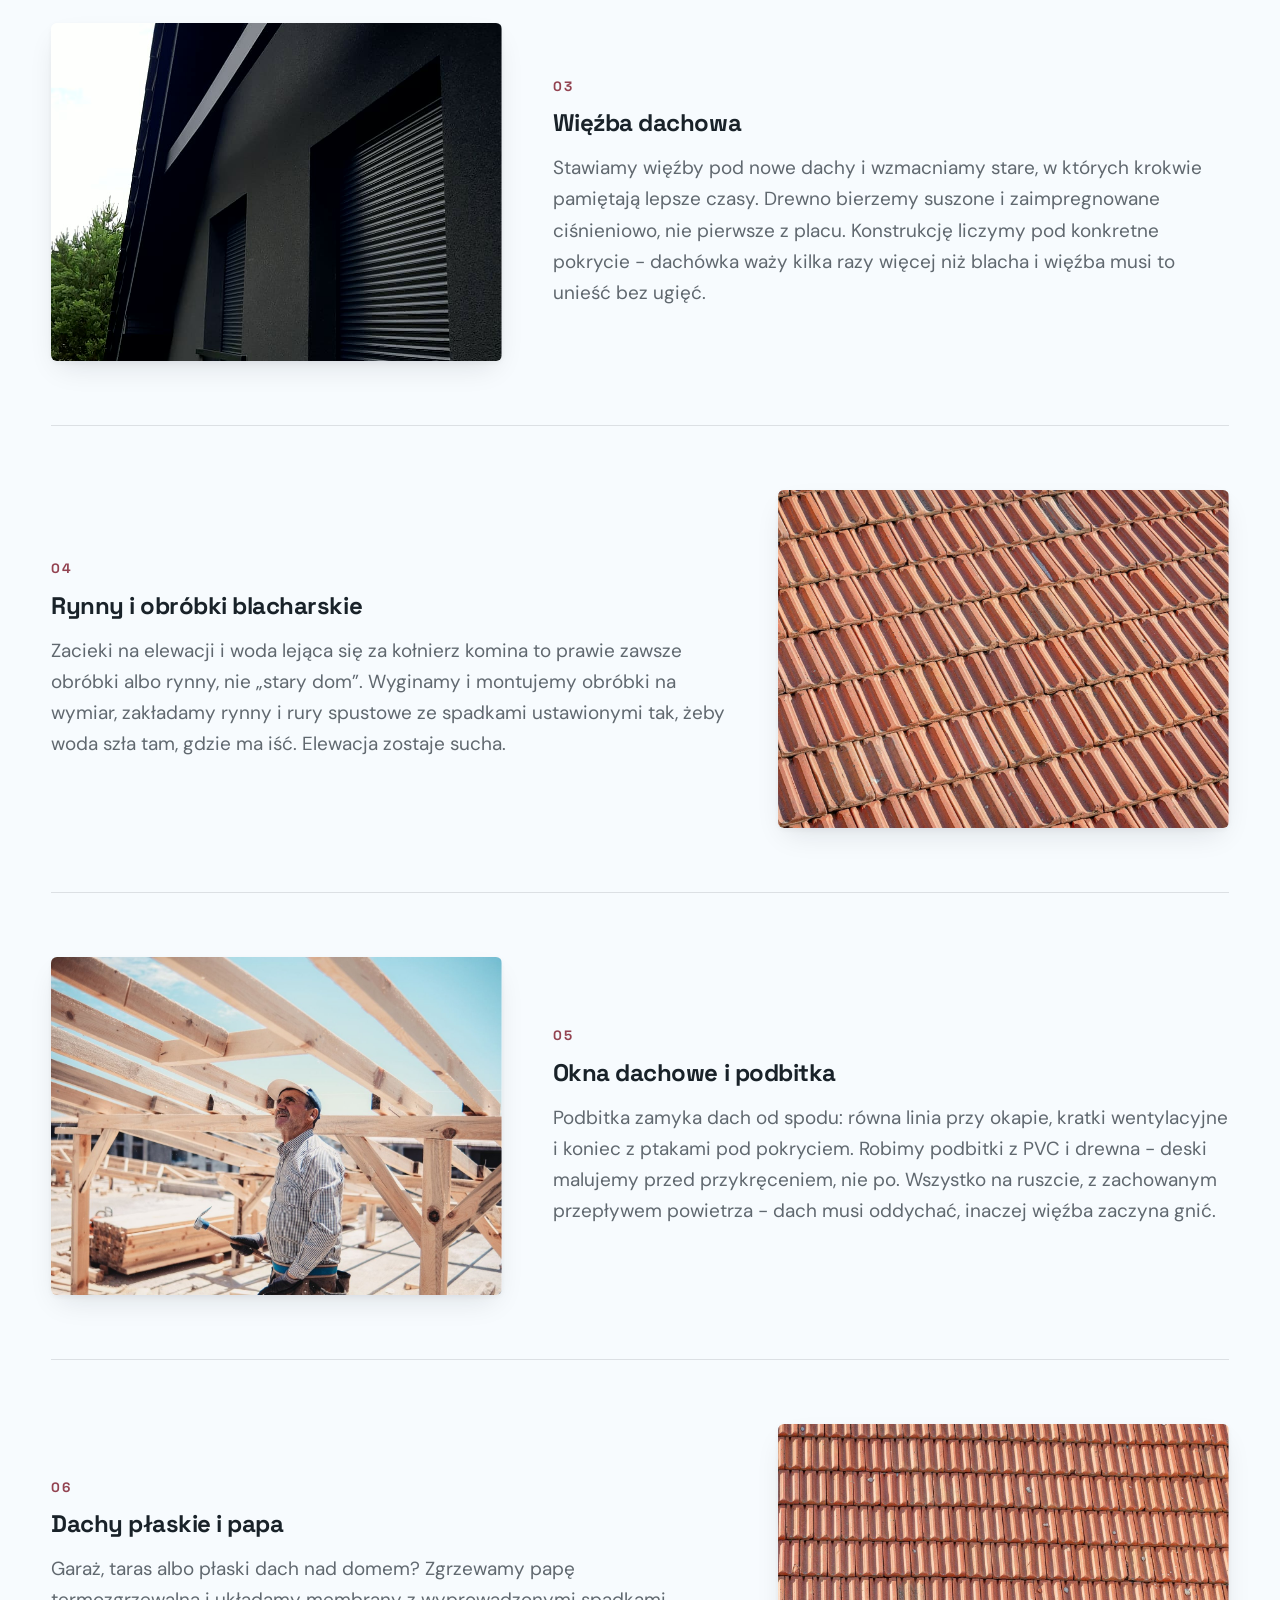
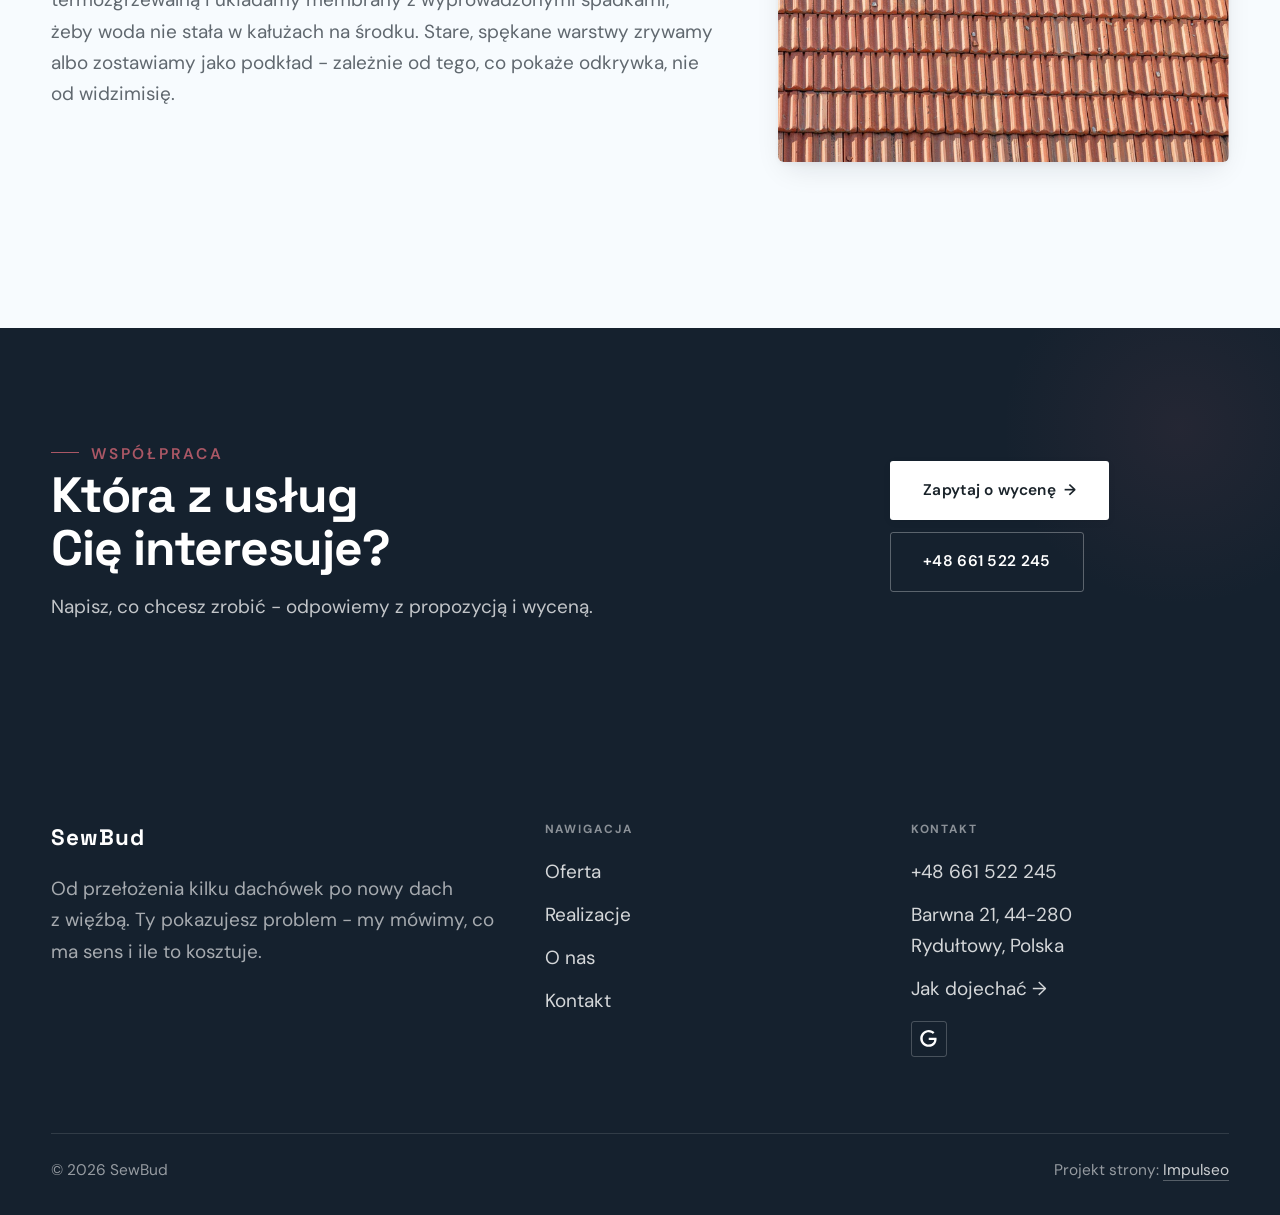
<file: oferta.html>
<!DOCTYPE html>
<html lang="pl">
<head>
<meta charset="UTF-8">
<meta name="viewport" content="width=device-width, initial-scale=1.0">
<title>Oferta - SewBud</title>
<meta name="description" content="Dekarz w Rydułtowach: nowe pokrycia, remonty dachów, więźba, rynny i obróbki. Bezpłatny pomiar, cena przed robotą. Zadzwoń: +48 661 522 245.">
<link rel="canonical" href="https://impulseo-pl.github.io/sewbud/oferta.html">
<meta name="robots" content="noindex, nofollow">
<meta property="og:type" content="website">
<meta property="og:locale" content="pl_PL">
<meta property="og:site_name" content="SewBud">
<meta property="og:title" content="Oferta - SewBud">
<meta property="og:description" content="Dekarz w Rydułtowach: nowe pokrycia, remonty dachów, więźba, rynny i obróbki. Bezpłatny pomiar, cena przed robotą. Zadzwoń: +48 661 522 245.">
<meta property="og:url" content="https://impulseo-pl.github.io/sewbud/oferta.html">
<meta property="og:image" content="https://impulseo-pl.github.io/sewbud/img/og.jpg">
<meta property="og:image:width" content="1200">
<meta property="og:image:height" content="630">
<meta name="twitter:card" content="summary_large_image">
<link rel="preconnect" href="https://fonts.googleapis.com">
<link rel="preconnect" href="https://fonts.gstatic.com" crossorigin>
<link href="https://fonts.googleapis.com/css2?family=Space+Grotesk:wght@500;600;700&family=DM+Sans:opsz,wght@9..40,400;9..40,500;9..40,600&display=swap" rel="stylesheet">
<link rel="stylesheet" href="assets/styles.css?v=97e0cd66">
</head>
<body>

<header class="nav">
  <div class="wrap nav-inner">
    <a class="brand" href="index.html"><span class="name">SewBud</span><span class="sub">Rydułtowy</span></a>
    <nav class="nav-links">
      <a href="oferta.html" class="active" aria-current="page">Oferta</a>
      <a href="realizacje.html">Realizacje</a>
      <a href="o-nas.html">O nas</a>
      <a href="kontakt.html">Kontakt</a>
      <a href="tel:+48661522245" class="btn btn-accent">Zadzwoń +48 661 522 245</a>
    </nav>
    <button class="nav-toggle" aria-label="Menu"><span></span><span></span><span></span></button>
  </div>
</header>

<main>
<section class="pagehead">
  <img src="img/ph-oferta.jpg" alt="SewBud - Zakres robót" width="1600" height="1066" decoding="async">
  <div class="wrap">
    <span class="eyebrow">Oferta</span>
    <h1>Zakres robót</h1>
  </div>
</section>
<section>
  <div class="wrap">
    <div class="svc-row reveal">
      <div class="svc-row-art"><img src="img/g10.jpg" alt="Pokrycia dachowe" loading="lazy" width="1880" height="1253" decoding="async"></div>
      <div>
        <span class="num">01</span>
        <h3>Pokrycia dachowe</h3>
        <p class="muted">Stare pokrycie do zdjęcia albo nowy dom czeka na dach? Kładziemy blachodachówkę, dachówkę ceramiczną i betonową oraz blachę na rąbek - z membraną, łatami i kontrłatami, nie samą blachę na stare deski. Pokrycie dobieramy do kąta połaci i konstrukcji, a nie do tego, co zalega w hurtowni.</p>
      </div>
    </div>
    <div class="svc-row rev reveal">
      <div class="svc-row-art"><img src="img/g11.jpg" alt="Remonty i naprawy dachów" loading="lazy" width="1780" height="1128" decoding="async"></div>
      <div>
        <span class="num">02</span>
        <h3>Remonty i naprawy dachów</h3>
        <p class="muted">Dach ma swoje lata, ale rzadko wszystko naraz jest do wymiany. Przekładamy dachówkę, wymieniamy skorodowane kosze i obróbki, uzupełniamy łaty i membranę tam, gdzie faktycznie puściło. Po zejściu z dachu mówimy wprost, co jeszcze pochodzi, a co od odkładania tylko drożeje.</p>
      </div>
    </div>
    <div class="svc-row reveal">
      <div class="svc-row-art"><img src="img/about.jpg" alt="Więźba dachowa" loading="lazy" width="899" height="1599" decoding="async"></div>
      <div>
        <span class="num">03</span>
        <h3>Więźba dachowa</h3>
        <p class="muted">Stawiamy więźby pod nowe dachy i wzmacniamy stare, w których krokwie pamiętają lepsze czasy. Drewno bierzemy suszone i zaimpregnowane ciśnieniowo, nie pierwsze z placu. Konstrukcję liczymy pod konkretne pokrycie - dachówka waży kilka razy więcej niż blacha i więźba musi to unieść bez ugięć.</p>
      </div>
    </div>
    <div class="svc-row rev reveal">
      <div class="svc-row-art"><img src="img/g12.jpg" alt="Rynny i obróbki blacharskie" loading="lazy" width="1600" height="1067" decoding="async"></div>
      <div>
        <span class="num">04</span>
        <h3>Rynny i obróbki blacharskie</h3>
        <p class="muted">Zacieki na elewacji i woda lejąca się za kołnierz komina to prawie zawsze obróbki albo rynny, nie „stary dom”. Wyginamy i montujemy obróbki na wymiar, zakładamy rynny i rury spustowe ze spadkami ustawionymi tak, żeby woda szła tam, gdzie ma iść. Elewacja zostaje sucha.</p>
      </div>
    </div>
    <div class="svc-row reveal">
      <div class="svc-row-art"><img src="img/g13.jpg" alt="Okna dachowe i podbitka" loading="lazy" width="1600" height="1066" decoding="async"></div>
      <div>
        <span class="num">05</span>
        <h3>Okna dachowe i podbitka</h3>
        <p class="muted">Podbitka zamyka dach od spodu: równa linia przy okapie, kratki wentylacyjne i koniec z ptakami pod pokryciem. Robimy podbitki z PVC i drewna - deski malujemy przed przykręceniem, nie po. Wszystko na ruszcie, z zachowanym przepływem powietrza - dach musi oddychać, inaczej więźba zaczyna gnić.</p>
      </div>
    </div>
    <div class="svc-row rev reveal">
      <div class="svc-row-art"><img src="img/g14.jpg" alt="Dachy płaskie i papa" loading="lazy" width="1600" height="1067" decoding="async"></div>
      <div>
        <span class="num">06</span>
        <h3>Dachy płaskie i papa</h3>
        <p class="muted">Garaż, taras albo płaski dach nad domem? Zgrzewamy papę termozgrzewalną i układamy membrany z wyprowadzonymi spadkami, żeby woda nie stała w kałużach na środku. Stare, spękane warstwy zrywamy albo zostawiamy jako podkład - zależnie od tego, co pokaże odkrywka, nie od widzimisię.</p>
      </div>
    </div>
  </div>
</section>

<section class="cta">
  <div class="wrap">
    <div class="reveal">
      <span class="eyebrow">Współpraca</span>
      <h2>Która z usług Cię interesuje?</h2>
      <p>Napisz, co chcesz zrobić - odpowiemy z propozycją i wyceną.</p>
    </div>
    <div class="cta-actions reveal">
      <a href="kontakt.html" class="btn btn-light">Zapytaj o wycenę <span class="arr">→</span></a>
      <a href="tel:+48661522245" class="btn btn-ghost btn-ghost-cta">+48 661 522 245</a>
    </div>
  </div>
</section>
</main>

<footer>
  <div class="wrap">
    <div class="foot-grid">
      <div class="foot-brand">
        <div class="name">SewBud</div>
        <p>Od przełożenia kilku dachówek po nowy dach z więźbą. Ty pokazujesz problem - my mówimy, co ma sens i ile to kosztuje.</p>
      </div>
      <div class="foot-col">
        <h4>Nawigacja</h4>
        <a href="oferta.html">Oferta</a>
        <a href="realizacje.html">Realizacje</a>
        <a href="o-nas.html">O nas</a>
        <a href="kontakt.html">Kontakt</a>
      </div>
      <div class="foot-col">
        <h4>Kontakt</h4>
        <a href="tel:+48661522245">+48 661 522 245</a>
        <p>Barwna 21, 44-280 Rydułtowy, Polska</p>
        <a href="https://maps.google.com/?cid=13552123018394236411&g_mp=Cidnb29nbGUubWFwcy5wbGFjZXMudjEuUGxhY2VzLlNlYXJjaFRleHQQAhgEIAA" target="_blank" rel="noopener">Jak dojechać →</a>
      <div class="foot-soc">
        <a class="soc" href="https://maps.google.com/?cid=13552123018394236411&g_mp=Cidnb29nbGUubWFwcy5wbGFjZXMudjEuUGxhY2VzLlNlYXJjaFRleHQQAhgEIAA" target="_blank" rel="noopener" aria-label="Google - SewBud"><svg viewBox="0 0 24 24" aria-hidden="true" focusable="false"><path d="M12.48 10.92v3.28h7.84c-.24 1.84-.853 3.187-1.787 4.133-1.147 1.147-2.933 2.4-6.053 2.4-4.827 0-8.6-3.893-8.6-8.72s3.773-8.72 8.6-8.72c2.6 0 4.507 1.027 5.907 2.347l2.307-2.307C18.747 1.44 16.133 0 12.48 0 5.867 0 .307 5.387.307 12s5.56 12 12.173 12c3.573 0 6.267-1.173 8.373-3.36 2.16-2.16 2.84-5.213 2.84-7.667 0-.76-.053-1.467-.173-2.053H12.48z" fill="currentColor"/></svg></a>
      </div>
      </div>
    </div>
    <div class="foot-bot">
      <span>© 2026 SewBud</span>
      <span>Projekt strony: <a class="foot-credit" href="https://impulseo.pl" target="_blank" rel="noopener">Impulseo</a></span>
    </div>
  </div>
</footer>
<div class="sticky-call"><a class="sc-call" href="tel:+48661522245"><svg class="ico-tel" width="16" height="16" viewBox="0 0 24 24" fill="none" aria-hidden="true"><path d="M6.6 10.8a15.5 15.5 0 0 0 6.6 6.6l2.2-2.2a1 1 0 0 1 1-.24 11.4 11.4 0 0 0 3.6.58 1 1 0 0 1 1 1V20a1 1 0 0 1-1 1A17 17 0 0 1 3 4a1 1 0 0 1 1-1h3.5a1 1 0 0 1 1 1c0 1.25.2 2.46.58 3.6a1 1 0 0 1-.25 1l-2.23 2.2Z" fill="currentColor"/></svg> Zadzwoń</a><a class="sc-quote" href="kontakt.html">Umów bezpłatny pomiar</a></div>
<div class="demo-wazne" data-do="2026-10-15" data-cykl="3" hidden><svg class="dw-ico" width="13" height="13" viewBox="0 0 24 24" fill="none" aria-hidden="true"><circle cx="12" cy="12" r="8.6" stroke="currentColor" stroke-width="1.8"/><path d="M12 7.2V12l3.3 2" stroke="currentColor" stroke-width="1.8" stroke-linecap="round"/></svg><span class="dw-txt"></span></div>

<script src="assets/main.js"></script>
</body>
</html>
</file>
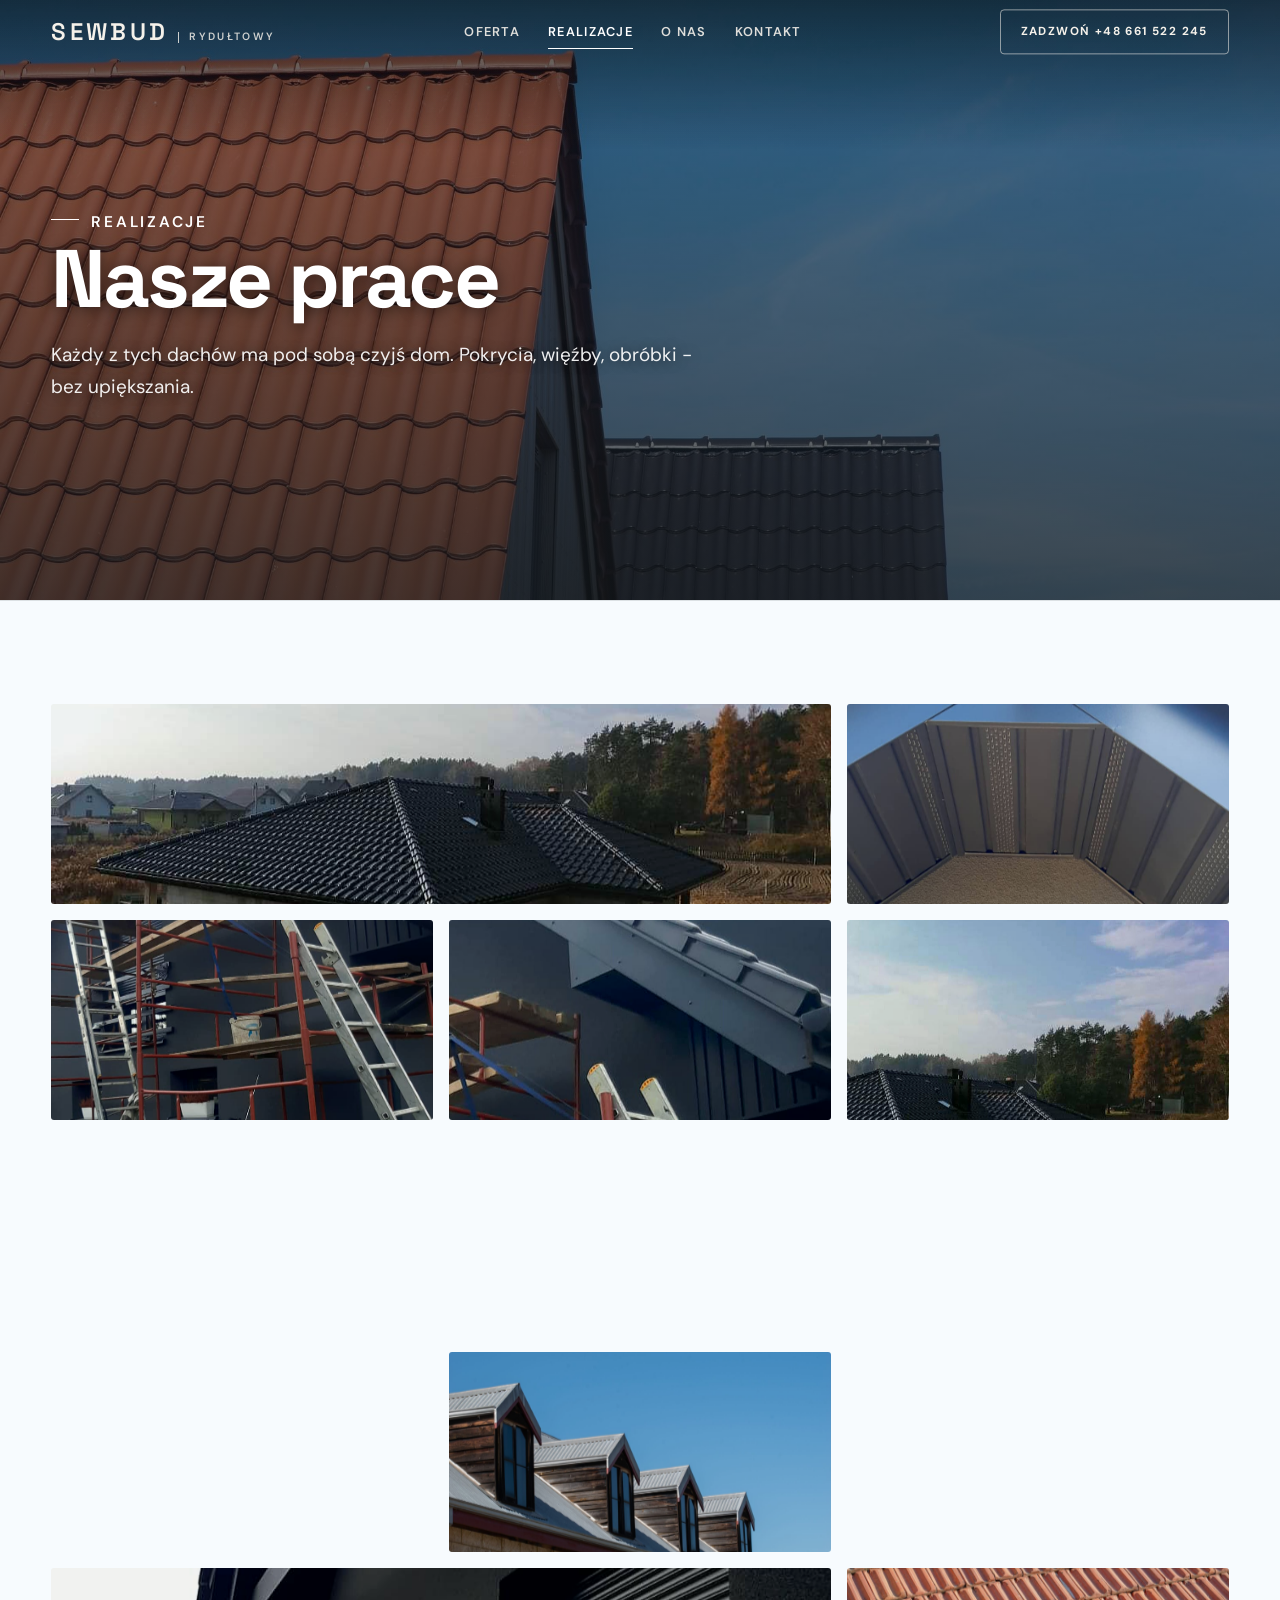
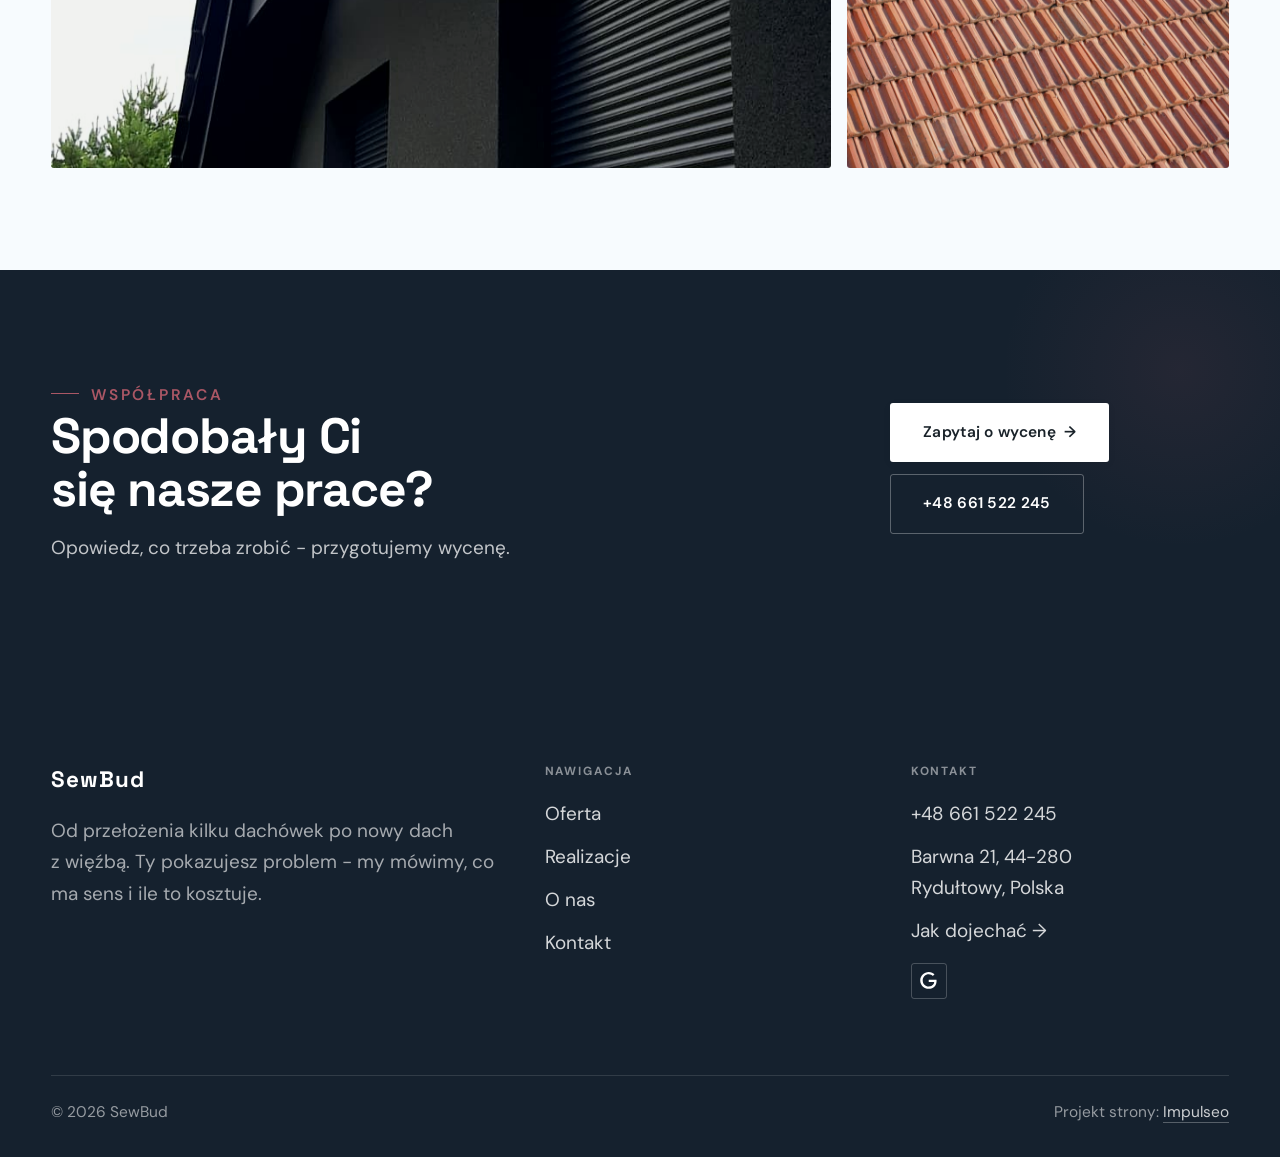
<file: realizacje.html>
<!DOCTYPE html>
<html lang="pl">
<head>
<meta charset="UTF-8">
<meta name="viewport" content="width=device-width, initial-scale=1.0">
<title>Realizacje - SewBud</title>
<meta name="description" content="Realizacje SewBud: Dach z blachodachówki, Dachówka ceramiczna, Więźba i membrana, Obróbki przy kominie, Okno dachowe">
<link rel="canonical" href="https://impulseo-pl.github.io/sewbud/realizacje.html">
<meta name="robots" content="noindex, nofollow">
<meta property="og:type" content="website">
<meta property="og:locale" content="pl_PL">
<meta property="og:site_name" content="SewBud">
<meta property="og:title" content="Realizacje - SewBud">
<meta property="og:description" content="Realizacje SewBud: Dach z blachodachówki, Dachówka ceramiczna, Więźba i membrana, Obróbki przy kominie, Okno dachowe">
<meta property="og:url" content="https://impulseo-pl.github.io/sewbud/realizacje.html">
<meta property="og:image" content="https://impulseo-pl.github.io/sewbud/img/og.jpg">
<meta property="og:image:width" content="1200">
<meta property="og:image:height" content="630">
<meta name="twitter:card" content="summary_large_image">
<link rel="preconnect" href="https://fonts.googleapis.com">
<link rel="preconnect" href="https://fonts.gstatic.com" crossorigin>
<link href="https://fonts.googleapis.com/css2?family=Space+Grotesk:wght@500;600;700&family=DM+Sans:opsz,wght@9..40,400;9..40,500;9..40,600&display=swap" rel="stylesheet">
<link rel="stylesheet" href="assets/styles.css?v=97e0cd66">
</head>
<body>

<header class="nav">
  <div class="wrap nav-inner">
    <a class="brand" href="index.html"><span class="name">SewBud</span><span class="sub">Rydułtowy</span></a>
    <nav class="nav-links">
      <a href="oferta.html">Oferta</a>
      <a href="realizacje.html" class="active" aria-current="page">Realizacje</a>
      <a href="o-nas.html">O nas</a>
      <a href="kontakt.html">Kontakt</a>
      <a href="tel:+48661522245" class="btn btn-accent">Zadzwoń +48 661 522 245</a>
    </nav>
    <button class="nav-toggle" aria-label="Menu"><span></span><span></span><span></span></button>
  </div>
</header>

<main>
<section class="pagehead">
  <img src="img/g8.jpg" alt="SewBud - Nasze prace" width="1834" height="1210" decoding="async">
  <div class="wrap">
    <span class="eyebrow">Realizacje</span>
    <h1>Nasze prace</h1>
    <p>Każdy z tych dachów ma pod sobą czyjś dom. Pokrycia, więźby, obróbki - bez upiększania.</p>
  </div>
</section>
<section>
  <div class="wrap">
    <div class="gallery">
      <div class="tile t-two3 reveal"><img src="img/g1.jpg" alt="SewBud" loading="lazy" width="1000" height="750" decoding="async"></div>
      <div class="tile t-third reveal"><img src="img/g2.jpg" alt="SewBud" loading="lazy" width="899" height="1599" decoding="async"></div>
      <div class="tile t-third reveal"><img src="img/g3.jpg" alt="SewBud" loading="lazy" width="899" height="1599" decoding="async"></div>
      <div class="tile t-third reveal"><img src="img/g4.jpg" alt="SewBud" loading="lazy" width="1000" height="1780" decoding="async"></div>
      <div class="tile t-third reveal"><img src="img/g5.jpg" alt="SewBud" loading="lazy" width="1116" height="834" decoding="async"></div>
      <div class="tile t-third reveal"><img src="img/g6.jpg" alt="SewBud" loading="lazy" width="1880" height="1253" decoding="async"></div>
      <div class="tile t-two3 reveal"><img src="img/g7.jpg" alt="SewBud" loading="lazy" width="1880" height="1253" decoding="async"></div>
      <div class="tile t-third reveal"><img src="img/g9.jpg" alt="SewBud" loading="lazy" width="1880" height="1253" decoding="async"></div>
      <div class="tile t-third reveal"><img src="img/g10.jpg" alt="SewBud" loading="lazy" width="1880" height="1253" decoding="async"></div>
      <div class="tile t-third reveal"><img src="img/g11.jpg" alt="SewBud" loading="lazy" width="1780" height="1128" decoding="async"></div>
      <div class="tile t-two3 reveal"><img src="img/about.jpg" alt="SewBud" loading="lazy" width="899" height="1599" decoding="async"></div>
      <div class="tile t-third reveal"><img src="img/g12.jpg" alt="SewBud" loading="lazy" width="1600" height="1067" decoding="async"></div>
    </div>
  </div>
</section>
<section class="cta">
  <div class="wrap">
    <div class="reveal">
      <span class="eyebrow">Współpraca</span>
      <h2>Spodobały Ci się nasze prace?</h2>
      <p>Opowiedz, co trzeba zrobić - przygotujemy wycenę.</p>
    </div>
    <div class="cta-actions reveal">
      <a href="kontakt.html" class="btn btn-light">Zapytaj o wycenę <span class="arr">→</span></a>
      <a href="tel:+48661522245" class="btn btn-ghost btn-ghost-cta">+48 661 522 245</a>
    </div>
  </div>
</section>
</main>

<footer>
  <div class="wrap">
    <div class="foot-grid">
      <div class="foot-brand">
        <div class="name">SewBud</div>
        <p>Od przełożenia kilku dachówek po nowy dach z więźbą. Ty pokazujesz problem - my mówimy, co ma sens i ile to kosztuje.</p>
      </div>
      <div class="foot-col">
        <h4>Nawigacja</h4>
        <a href="oferta.html">Oferta</a>
        <a href="realizacje.html">Realizacje</a>
        <a href="o-nas.html">O nas</a>
        <a href="kontakt.html">Kontakt</a>
      </div>
      <div class="foot-col">
        <h4>Kontakt</h4>
        <a href="tel:+48661522245">+48 661 522 245</a>
        <p>Barwna 21, 44-280 Rydułtowy, Polska</p>
        <a href="https://maps.google.com/?cid=13552123018394236411&g_mp=Cidnb29nbGUubWFwcy5wbGFjZXMudjEuUGxhY2VzLlNlYXJjaFRleHQQAhgEIAA" target="_blank" rel="noopener">Jak dojechać →</a>
      <div class="foot-soc">
        <a class="soc" href="https://maps.google.com/?cid=13552123018394236411&g_mp=Cidnb29nbGUubWFwcy5wbGFjZXMudjEuUGxhY2VzLlNlYXJjaFRleHQQAhgEIAA" target="_blank" rel="noopener" aria-label="Google - SewBud"><svg viewBox="0 0 24 24" aria-hidden="true" focusable="false"><path d="M12.48 10.92v3.28h7.84c-.24 1.84-.853 3.187-1.787 4.133-1.147 1.147-2.933 2.4-6.053 2.4-4.827 0-8.6-3.893-8.6-8.72s3.773-8.72 8.6-8.72c2.6 0 4.507 1.027 5.907 2.347l2.307-2.307C18.747 1.44 16.133 0 12.48 0 5.867 0 .307 5.387.307 12s5.56 12 12.173 12c3.573 0 6.267-1.173 8.373-3.36 2.16-2.16 2.84-5.213 2.84-7.667 0-.76-.053-1.467-.173-2.053H12.48z" fill="currentColor"/></svg></a>
      </div>
      </div>
    </div>
    <div class="foot-bot">
      <span>© 2026 SewBud</span>
      <span>Projekt strony: <a class="foot-credit" href="https://impulseo.pl" target="_blank" rel="noopener">Impulseo</a></span>
    </div>
  </div>
</footer>
<div class="sticky-call"><a class="sc-call" href="tel:+48661522245"><svg class="ico-tel" width="16" height="16" viewBox="0 0 24 24" fill="none" aria-hidden="true"><path d="M6.6 10.8a15.5 15.5 0 0 0 6.6 6.6l2.2-2.2a1 1 0 0 1 1-.24 11.4 11.4 0 0 0 3.6.58 1 1 0 0 1 1 1V20a1 1 0 0 1-1 1A17 17 0 0 1 3 4a1 1 0 0 1 1-1h3.5a1 1 0 0 1 1 1c0 1.25.2 2.46.58 3.6a1 1 0 0 1-.25 1l-2.23 2.2Z" fill="currentColor"/></svg> Zadzwoń</a><a class="sc-quote" href="kontakt.html">Umów bezpłatny pomiar</a></div>
<div class="demo-wazne" data-do="2026-10-15" data-cykl="3" hidden><svg class="dw-ico" width="13" height="13" viewBox="0 0 24 24" fill="none" aria-hidden="true"><circle cx="12" cy="12" r="8.6" stroke="currentColor" stroke-width="1.8"/><path d="M12 7.2V12l3.3 2" stroke="currentColor" stroke-width="1.8" stroke-linecap="round"/></svg><span class="dw-txt"></span></div>

<script src="assets/main.js"></script>
</body>
</html>
</file>
<file: assets/styles.css>
/* ============================================================
   STOLBASZ — premium, architektoniczny B2B fit-out
   Jasna paleta, zero brązu. System wg premium-web-craft.
   Projekt strony: Impulseo (impulseo.pl)
   ============================================================ */

:root{
  /* PALETA — jasna, architektoniczna, chłodna */
  --paper:#F4F6F8;          /* główne tło */
  --paper-2:#E7EBEF;        /* sekcje alternatywne (chłodny jasny szary) */
  --paper-3:#E7EBEF;        /* delikatne wypełnienia */
  --ink:#15212E;            /* tekst główny — chłodny grafit */
  --ink-soft:#243443;       /* nagłówki drugorzędne */
  --muted:#6B7785;          /* tekst poboczny */
  --line:rgba(21,33,46,.12);/* hairline */
  --accent:#E8A317;         /* stonowany petrol-slate — jedyny akcent */
  --accent-d:#C9870C;
  --accent-soft:rgba(232,163,23,.10);
  --dark:#15212E;           /* sekcje ciemne (stopka/CTA) */

  /* HOVER ZDJĘĆ — JEDEN standard dla całego silnika (decyzja K. 04.08.2026, artefakt z wariantami).
     AKTUALNE (K.+Szymon 09.08.2026, wybór z artefaktu 6 wariantów): zoom 1.05 przy 1.4s -
     przy tak długim czasie mocniejszy kadr NIE skacze, tylko „oddycha". Poprzedni standard
     (1.02 / .55s z 04.08) odbierany jako dynamiczny i szybki.
     Spoczynek lekko przygaszony, ale TYLKO tam, gdzie jest mysz (@media hover:hover) —
     na telefonie zdjęcia zostają w pełnej jasności. */
  --img-zoom:1.05;                   /* K.+Szymon 09.08: wariant F z artefaktu porównawczego */
  --img-rest:brightness(.95) saturate(.99);
  --img-hot:brightness(1.06) saturate(1.05);
  --img-dur:1.4s;                    /* K.+Szymon 09.08 (wariant F): powoli = elegancko */
  --img-ease:cubic-bezier(.16,.84,.44,1);  /* miękki ogon, efekt „oddychania" */

  /* ODSTĘPY — skala 4/8 */
  --space-1:4px; --space-2:8px; --space-3:12px; --space-4:16px; --space-5:24px;
  --space-6:32px; --space-7:48px; --space-8:64px; --space-9:96px; --space-10:128px;

  /* TYPOGRAFIA — fluid clamp() (skala podbita 16.07.2026: większe, czytelniejsze litery — uwaga Adama) */
  --text-sm:clamp(.9rem,.87rem + .12vw,1rem);
  --text-base:clamp(1.08rem,1.04rem + .18vw,1.2rem);
  --text-lg:clamp(1.24rem,1.15rem + .34vw,1.44rem);
  --text-h3:clamp(1.34rem,1.22rem + .55vw,1.66rem);
  --text-h2:clamp(2.1rem,1.66rem + 2.1vw,3.1rem);
  --text-h1:clamp(2.9rem,2.1rem + 4vw,5.1rem);

  /* PROMIENIE — architektoniczne, raczej ostre */
  --r-sm:3px; --r-md:6px; --r-lg:10px;

  /* RUCH */
  --ease:cubic-bezier(.25,.46,.45,.94); --dur:.24s;

  /* CIENIE — miękkie, warstwowe */
  --sh-sm:0 1px 2px rgba(16,24,32,.04), 0 2px 8px rgba(16,24,32,.05);
  --sh-md:0 2px 6px rgba(16,24,32,.05), 0 12px 28px -8px rgba(16,24,32,.12);
  --sh-lg:0 6px 14px rgba(16,24,32,.07), 0 26px 56px -18px rgba(16,24,32,.22);

  --hairline:1px solid var(--line);

  --font-display:'Space Grotesk','Inter',sans-serif;
  --font-body:'DM Sans','Inter',sans-serif;
}

*{box-sizing:border-box;margin:0;padding:0}
html{scroll-behavior:smooth}
body{
  font-family:var(--font-body);
  font-size:var(--text-base);
  line-height:1.65;
  color:var(--ink);
  background:var(--paper);
  -webkit-font-smoothing:antialiased;
  text-rendering:optimizeLegibility;
}
img{max-width:100%;height:auto;display:block}  /* height:auto = width/height z atrybutów trzyma proporcje (TOP#12) */
a{color:inherit;text-decoration:none}

.wrap{width:min(92%,1180px);margin-inline:auto}
section{padding-block:clamp(52px,6.5vw,96px)}

h1,h2,h3{font-family:var(--font-display);font-weight:700;line-height:1.08;letter-spacing:-.02em;color:var(--ink)}
h1{font-size:var(--text-h1);letter-spacing:-.035em}
h2{font-size:var(--text-h2);letter-spacing:-.025em}
h3{font-size:var(--text-h3)}
/* MIARA — długość wiersza. WCAG 2.2 SC 1.4.8: max 80 znaków; Butterick: 45–90.
   68ch daje realnie 72–78 znaków polskiego tekstu, czyli z zapasem pod granicą.
   Wcześniej limit miał TYLKO <p> — <li>, <blockquote> i <dd> nie miały żadnego,
   i to jedyny powód, dla którego 23 bloki na dwóch oddanych stronach jadą po
   83–106 znaków w wierszu (pomiar 07.08.2026, bramka `miara`).
   ⚠️ Listy i definicje ograniczamy TYLKO bez klasy: `ul`/`ol` z klasą to u nas
   układ (siatki kafli, menu), a nie tekst ciągły — tam miarę wyznacza układ. */
/* 60ch, nie 68ch (K. 10.08): po zmianie fontów na węższe kroje (DM Sans i spółka)
   w 68ch mieściło się ~90 znaków - bramka pikselowa słusznie zgłaszała przekroczenie
   granicy 80. Pomiar na żywej przeglądarce: 60ch = 90 znaków, 53ch = ~78 znaków, czyli normę WCAG 1.4.8. */
:root{ --miara:53ch }
p{max-width:min(100%,var(--miara))}
blockquote,
ul:not([class])>li, ol:not([class])>li,
dl:not([class])>dd{max-width:min(100%,var(--miara))}

/* ⚠️ Świadomie BEZ wyjątku `.tile p,.card p,.svc p{max-width:none}`, choć nasuwa się sam:
   te akapity BYŁY już ograniczone (stare `p{max-width:65ch}`), więc „wyjątek" nie odblokowałby
   niczego nowego — tylko ROZLUŹNIŁ stan sprzed zmiany na wszystkich demach naraz.
   `figcaption` żadna z reguł wyżej nie dotyczy, więc też nie potrzebuje zwolnienia. */

/* ŁAMANIE. `balance` wyrównuje długości wierszy w nagłówku, `pretty` pilnuje ostatniego
   wiersza akapitu, żeby nie został w nim jeden wyraz. Obsługiwane od Chrome 117 /
   Safari 17.5; starsze przeglądarki po prostu ignorują tę własność.
   `text-wrap:pretty` nie występowało dotąd ANI RAZ w silniku ani w repo klientów. */
h1,h2,h3,.lead,.lede{text-wrap:balance}
p,li,blockquote,dd{text-wrap:pretty}

.eyebrow{
  font-family:var(--font-body);
  font-size:var(--text-sm);
  font-weight:600;
  letter-spacing:.18em;
  text-transform:uppercase;
  color:var(--accent);
  display:inline-flex;align-items:center;gap:var(--space-3);
}
/* flex:none + margin-top = kreska trzyma się PIERWSZEJ linii. Wcześniej align-items:center
   centrowało ją względem całego bloku i przy zawinięciu (długi kicker typu
   „…WNĘTRZ · LESZNO · OD 2019") druga linia lądowała z brzydkim wcięciem. */
.eyebrow{align-items:flex-start}
.eyebrow>*,.eyebrow{text-wrap:balance}   /* dlugi kicker lamal sie na sierote typu samo „2019" w drugiej linii */
.eyebrow::before{content:"";width:28px;height:1px;background:var(--accent);display:inline-block;flex:none;margin-top:.62em}

.muted{color:var(--muted)}
.lead{font-size:var(--text-lg);line-height:1.55;color:var(--ink-soft);max-width:50ch}

/* ---------- BUTTONS ---------- */
.btn{
  display:inline-flex;align-items:center;gap:var(--space-2);
  font-weight:600;font-size:var(--text-sm);letter-spacing:.02em;
  padding:var(--space-4) var(--space-6);
  border-radius:var(--r-sm);
  transition:transform var(--dur) var(--ease),box-shadow var(--dur) var(--ease),background var(--dur) var(--ease);
  cursor:pointer;border:1px solid transparent;
}
.btn-accent{background:var(--accent);color:#fff;box-shadow:var(--sh-sm)}
.btn-accent:hover{background:var(--accent-d);transform:translateY(-2px);box-shadow:var(--sh-md)}
.btn-accent:active{transform:translateY(0);box-shadow:var(--sh-sm)}
.btn-ghost{background:transparent;color:var(--ink);border-color:var(--line)}
.btn-ghost:hover{border-color:var(--accent);color:var(--accent);transform:translateY(-2px)}
.btn-light{background:#fff;color:var(--ink);box-shadow:var(--sh-sm)}
.btn-light:hover{transform:translateY(-2px);box-shadow:var(--sh-md)}
.btn .arr{transition:transform var(--dur) var(--ease)}
.btn:hover .arr{transform:translateX(4px)}

/* ---------- NAV ---------- */
.nav{
  position:sticky;top:0;z-index:50;
  background:color-mix(in srgb,var(--paper) 88%,transparent);
  backdrop-filter:saturate(140%) blur(10px);
  border-bottom:var(--hairline);
}
.nav-inner{display:flex;align-items:center;justify-content:space-between;gap:var(--space-5);height:72px}
/* ANTY-NACHODZENIE (K. 05.08.2026): długa nazwa firmy + przycisk z pełnym numerem nie mieściły się w pasku
   i flex ściskał linki PONIŻEJ ich treści - "Kontakt" wchodził na ramkę "Zadzwoń +48 ...". Teraz ustępuje
   nazwa marki (skrót wielokropkiem), a menu i przycisk nigdy się nie kurczą ani nie zachodzą na siebie. */
.brand{display:flex;flex-direction:column;line-height:1;min-width:0;flex:0 1 auto}
.brand .name{font-family:var(--font-display);font-weight:800;font-size:1.35rem;letter-spacing:.04em;white-space:nowrap;overflow:hidden;text-overflow:ellipsis}
.brand .sub{font-size:.62rem;letter-spacing:.34em;text-transform:uppercase;color:var(--muted);margin-top:5px;white-space:nowrap;overflow:hidden;text-overflow:ellipsis}
.nav-links{display:flex;align-items:center;gap:var(--space-6);flex:0 0 auto}
.nav-links a{font-size:var(--text-sm);font-weight:500;color:var(--ink-soft);position:relative;padding-block:4px;white-space:nowrap;transition:color var(--dur) var(--ease)}
.nav-links a::after{content:"";position:absolute;left:0;bottom:0;width:0;height:1.5px;background:var(--accent);transition:width var(--dur) var(--ease)}
.nav-links a:hover,.nav-links a.active{color:var(--ink)}
.nav-links a:hover::after,.nav-links a.active::after{width:100%}
.nav-links .btn{padding:var(--space-2) var(--space-5)}
/* przyciski w nav: właściwy kolor (przebij .nav-links a) + bez podkreślenia */
.nav-links a.btn-accent{color:#fff}
.nav-links a.btn-ghost,.nav-links a.btn-light{color:var(--ink)}
/* CTA w pasku: NIE podkreślenie spod linków menu, ale ten sam przelatujący błysk,
   co na wszystkich innych przyciskach (zgłoszenie K. 13.08.2026 - „na hero jest efekt
   światła przechodzącego przez przycisk, na navbarze go nie ma, a mają być identyczne").
   Reguła `.nav-links a::after` jest silniejsza od `.btn::after`, więc trzeba jej
   geometrię wyzerować i wpisać połysk z nazwy - samo `display:none` gasiło efekt. */
.nav-links a.btn::after{
  display:block;content:"";position:absolute;inset:0;z-index:-1;pointer-events:none;
  width:auto;height:auto;border-radius:inherit;   /* kasuje geometrię podkreślenia (width:0;height:1.5px) */
  background:linear-gradient(100deg,transparent 32%,rgba(255,255,255,.20) 50%,transparent 68%);
  translate:-120% 0}
@media (prefers-reduced-motion:no-preference){
  .nav-links a.btn:hover::after{translate:120% 0;transition:translate .75s var(--mt-ease,cubic-bezier(.16,.84,.44,1))}
}
.nav-toggle{display:none;background:none;border:none;cursor:pointer;flex-direction:column;gap:5px;padding:8px}
.nav-toggle span{width:24px;height:2px;background:var(--ink);transition:var(--dur)}
/* Ciasny zakres MIĘDZY menu mobilnym a pełnym pulpitem: zbijamy odstępy i nazwę marki,
   żeby wszystko zmieściło się naturalnie, zanim w ogóle dojdzie do skracania wielokropkiem. */
@media(max-width:1280px) and (min-width:921px){
  .nav-links{gap:var(--space-4)}
  .nav-links .btn{padding:var(--space-2) var(--space-4)}
  .brand .name{font-size:1.15rem}
}

/* ---------- HERO (split) ---------- */
.hero{position:relative;overflow:hidden;border-bottom:var(--hairline)}
.hero-grid{display:grid;grid-template-columns:1.05fr .95fr;gap:clamp(24px,4vw,60px);align-items:center;
  padding-block:clamp(36px,4.5vw,64px)}
.hero-copy .eyebrow{margin-bottom:var(--space-5)}
.hero-copy h1{margin-bottom:var(--space-5)}
.hero-copy .lead{margin-bottom:var(--space-7)}
.hero-actions{display:flex;flex-wrap:wrap;gap:var(--space-4)}
.hero-art{position:relative;aspect-ratio:4/3;border-radius:var(--r-lg);overflow:hidden;box-shadow:var(--sh-lg)}
.hero-art img{width:100%;height:100%;object-fit:cover}
.hero-art::after{content:"";position:absolute;inset:0;background:linear-gradient(180deg,transparent 55%,rgba(18,24,28,.28))}
.hero-badge{position:absolute;left:var(--space-5);bottom:var(--space-5);z-index:2;
  background:rgba(252,252,251,.94);backdrop-filter:blur(4px);
  border-radius:var(--r-md);padding:var(--space-4) var(--space-5);box-shadow:var(--sh-md);max-width:78%}
.hero-badge strong{display:block;font-family:var(--font-display);font-size:1rem;letter-spacing:-.01em}
.hero-badge span{font-size:var(--text-sm);color:var(--muted)}

/* ---------- HERO duży / kinowy (strona główna) ---------- */
.hero-cine{position:relative;min-height:clamp(560px,82vh,840px);min-height:clamp(560px,82svh,840px);display:flex;align-items:center;overflow:hidden;border-bottom:var(--hairline)}
.hero-cine>img{position:absolute;inset:0;width:100%;height:100%;object-fit:cover;z-index:0}
.hero-cine::after{content:"";position:absolute;inset:0;z-index:1;
  background:linear-gradient(95deg,rgba(13,18,23,.86) 0%,rgba(13,18,23,.64) 32%,rgba(13,18,23,.24) 62%,rgba(13,18,23,.04) 100%)}
.hero-cine .wrap{position:relative;z-index:2;padding-block:var(--space-8)}
.hero-cine .hero-copy{max-width:660px}
.hero-cine .eyebrow{color:#fff;margin-bottom:var(--space-5)}
.hero-cine .eyebrow::before{background:#fff}
.hero-cine h1{color:#fff;margin-bottom:var(--space-5);font-size:clamp(2.9rem,2rem + 4.4vw,5.2rem);text-wrap:balance}
.hero-cine .lead{color:rgba(255,255,255,.92);max-width:48ch;margin-bottom:var(--space-7)}
.hero-cine .hero-actions{display:flex;flex-wrap:wrap;gap:var(--space-4)}
/* NISKIE OKNO (laptop z dokiem i paskami przeglądarki ma ~700-780 px wysokości widoku):
   H1 do 5.2rem + długi lead nie mieściły się i przyciski wypadały POD krawędź ekranu -
   klient widział stronę bez ani jednego CTA. Skalujemy w dół, zamiast przycinać treść. */
@media(min-width:821px) and (max-height:820px){
  .hero-cine{min-height:clamp(520px,94svh,780px)}
  .hero-cine .wrap{padding-block:var(--space-6)}
  .hero-cine h1{font-size:clamp(2.2rem,1.5rem + 2.6vw,3.6rem);margin-bottom:var(--space-4)}
  .hero-cine .eyebrow{margin-bottom:var(--space-4)}
  .hero-cine .lead{margin-bottom:var(--space-5);max-width:44ch}
}
@media(max-width:680px){
  .hero-cine{min-height:clamp(520px,76vh,640px);min-height:clamp(520px,76svh,640px);align-items:flex-end}
  .hero-cine::after{background:linear-gradient(0deg,rgba(13,18,23,.9) 6%,rgba(13,18,23,.45) 55%,rgba(13,18,23,.25) 100%)}
  .hero-cine .wrap{padding-bottom:var(--space-9)}
  /* TELEFON (~90% oglądających): lead potrafił zająć 8 linii i zepchnąć CTA poza pierwszy ekran.
     Zwężamy interlinię i skalę - treści nie ucinamy, bo to ona sprzedaje. */
  .hero-cine .lead{font-size:.98rem;line-height:1.5;margin-bottom:var(--space-5)}
  .hero-cine .eyebrow{font-size:.72rem;letter-spacing:.13em;margin-bottom:var(--space-4)}
  .hero-cine .eyebrow::before{width:20px}
  .hero-cine h1{margin-bottom:var(--space-4)}
}

/* full-bleed hero variant (podstrony) */
.pagehead{position:relative;min-height:46vh;min-height:46svh;display:flex;align-items:flex-end;overflow:hidden;border-bottom:var(--hairline)}
.pagehead img{position:absolute;inset:0;width:100%;height:100%;object-fit:cover}
/* 10.08.2026 (decyzja K.): mocniejsze przyciemnienie + cień pod tekstem. Bramka mierzyła na
   nagłówkach podstron 3,38-3,43:1 przy wymaganych 4,5 — jasne zdjęcie (hala, śnieg, niebo)
   podchodziło pod biały tekst. Zdjęcia klientów są różne, więc kontrast musi dawać WARSTWA,
   a nie szczęśliwy dobór kadru. */
.pagehead::after{content:"";position:absolute;inset:0;background:linear-gradient(180deg,rgba(18,24,28,.40),rgba(18,24,28,.76))}
.pagehead .wrap{position:relative;z-index:2;padding-block:var(--space-9);color:#fff}
.pagehead h1{color:#fff;max-width:18ch;text-shadow:0 2px 16px rgba(0,0,0,.55)}
.pagehead .eyebrow{color:#fff}
.pagehead .eyebrow::before{background:#fff}
.pagehead p{color:rgba(255,255,255,.92);margin-top:var(--space-4);max-width:54ch;text-shadow:0 1px 12px rgba(0,0,0,.5)}

/* ---------- STRIP (pasek skrótów / liczby) ---------- */
.strip{background:var(--dark);color:#fff}
/* PASEK HASEŁ — standard 04.08.2026 (decyzja K.): 5 haseł w JEDNYM rzędzie, tekst WYŚRODKOWANY,
   węższe marginesy boczne niż reszta strony (pasek ma iść szerzej), równe wysokości kolumn. */
.strip .wrap{width:min(96%,1440px);display:grid;grid-template-columns:repeat(5,1fr);
  gap:var(--space-5);padding-block:var(--space-7);align-items:stretch}
.strip .item .k{font-family:var(--font-display);font-size:clamp(1.05rem,.82rem + .85vw,1.55rem);
  font-weight:800;letter-spacing:-.02em;color:#fff;line-height:1.18;text-wrap:balance}
.strip .item .v{font-size:var(--text-sm);color:rgba(255,255,255,.66);margin-top:var(--space-2);line-height:1.4}
.strip .item{border-left:2px solid var(--accent);padding-inline:var(--space-4);
  text-align:center;display:flex;flex-direction:column;justify-content:center}
/* liczba kolumn = liczba haseł, żeby ostatnie nie zostawało samo w drugim rzędzie.
   Klasę n-N nadaje multipage.py; domyślnie (bez klasy) pasek jest 5-kolumnowy. */
.strip.n-2 .wrap{grid-template-columns:repeat(2,1fr)}
.strip.n-3 .wrap{grid-template-columns:repeat(3,1fr)}
.strip.n-4 .wrap{grid-template-columns:repeat(4,1fr);gap:var(--space-6)}
.strip.n-4 .item .k{font-size:clamp(1.3rem,1rem + 1.1vw,2rem)}
.strip.n-6 .wrap{grid-template-columns:repeat(6,1fr);gap:var(--space-4)}
.strip.n-6 .item .k{font-size:clamp(.98rem,.8rem + .7vw,1.35rem)}
/* równe łamanie: zamiast "długa linia + jedno słowo" obie linie zbliżonej długości */
.strip .item .k{text-wrap:balance}

/* ---------- SECTION HEAD ---------- */
.head{max-width:48rem;margin-bottom:var(--space-8)}
.head.center{margin-inline:auto;text-align:center}
.head .eyebrow{margin-bottom:var(--space-4)}
.head h2{margin-bottom:var(--space-4)}
.head p{color:var(--muted);font-size:var(--text-lg);line-height:1.55}
.head.center p{margin-inline:auto}

/* ---------- INTRO SPLIT ---------- */
.split{display:grid;grid-template-columns:.92fr 1.08fr;gap:clamp(28px,5vw,80px);align-items:center}
.split.rev{grid-template-columns:1.08fr .92fr}
.split.rev .split-art{order:-1}
.split-art{position:relative;aspect-ratio:5/4;border-radius:var(--r-lg);overflow:hidden;box-shadow:var(--sh-lg)}
.split-art img{width:100%;height:100%;object-fit:cover}
.split-copy h2{margin-bottom:var(--space-5)}
.split-copy p+p{margin-top:var(--space-4)}
.split-copy .btn{margin-top:var(--space-6)}

/* ---------- SERVICES (zakres) ---------- */
.svc-grid{display:grid;grid-template-columns:repeat(auto-fit,minmax(280px,1fr));gap:var(--space-5)}
.svc{background:#fff;border:var(--hairline);border-radius:var(--r-md);padding:var(--space-7) var(--space-6);
  transition:transform var(--dur) var(--ease),box-shadow var(--dur) var(--ease),border-color var(--dur) var(--ease);
  position:relative;overflow:hidden}
.svc::before{content:"";position:absolute;left:0;top:0;width:3px;height:0;background:var(--accent);transition:height var(--dur) var(--ease)}
.svc:hover{transform:translateY(-4px);box-shadow:var(--sh-md);border-color:transparent}
.svc:hover::before{height:100%}
.svc .ic{font-family:var(--font-display);font-size:.8rem;font-weight:700;letter-spacing:.12em;color:var(--accent);margin-bottom:var(--space-4)}
.svc h3{margin-bottom:var(--space-3);font-size:1.22rem}
.svc p{color:var(--muted);font-size:var(--text-base);line-height:1.6}

/* big detailed service rows */
.svc-row{display:grid;grid-template-columns:.8fr 1.2fr;gap:clamp(20px,4vw,60px);align-items:center;padding-block:var(--space-8)}
.svc-row+.svc-row{border-top:var(--hairline)}
.svc-row.rev{grid-template-columns:1.2fr .8fr}
/* Naprzemienny układ wierszy oferty: co drugi wiersz ma zdjęcie po PRAWEJ.
   Było `order:-1` — martwy kod, bo zdjęcie i tak jest pierwszym dzieckiem w HTML,
   więc wszystkie wiersze wyglądały identycznie (zdjęcie zawsze z lewej), a `rev`
   zmieniało tylko szerokość kolumn. Znalezione 29.07.2026 przy różnicowaniu kierunków
   animacji (pomiar pozycji: art.mid 390/502 przy row.mid 756 — zawsze lewa strona). */
.svc-row.rev .svc-row-art{order:2}
.svc-row-art{aspect-ratio:4/3;border-radius:var(--r-md);overflow:hidden;box-shadow:var(--sh-md)}
.svc-row-art img{width:100%;height:100%;object-fit:cover}
.svc-row h3{font-size:1.5rem;margin-bottom:var(--space-4)}
.svc-row .num{font-family:var(--font-display);font-size:.85rem;font-weight:700;letter-spacing:.14em;color:var(--accent);display:block;margin-bottom:var(--space-3)}
.svc-row ul{list-style:none;margin-top:var(--space-4);display:flex;flex-direction:column;gap:var(--space-2)}
.svc-row li{position:relative;padding-left:var(--space-5);color:var(--muted);font-size:var(--text-base)}
.svc-row li::before{content:"";position:absolute;left:0;top:.62em;width:8px;height:1px;background:var(--accent)}

/* ---------- GALLERY (realizacje) ---------- */
.gallery{display:grid;grid-template-columns:repeat(12,1fr);gap:var(--space-4);grid-auto-rows:200px}
/* GALERIA MASONRY — pionowe zdjęcia (portrety beauty/wellness) bez przycinania: kolumny, height auto */
.gallery-masonry{column-count:3;column-gap:var(--space-4)}
@media(max-width:900px){.gallery-masonry{column-count:2}}
@media(max-width:560px){.gallery-masonry{column-count:1}}
.gallery-masonry .m-tile{break-inside:avoid;margin:0 0 var(--space-4);padding:0;position:relative;overflow:hidden;border-radius:var(--r-md);border:1px solid var(--line)}
.gallery-masonry .m-tile img{width:100%;height:auto;display:block}
.gallery-masonry .m-tile .cap{position:absolute;left:0;right:0;bottom:0;padding:var(--space-4);color:#fff;background:linear-gradient(0deg,rgba(0,0,0,.55),transparent);font-size:var(--text-sm)}
.gallery-masonry .m-tile .cap small{display:block;font-weight:400;opacity:.78;letter-spacing:.04em;text-transform:uppercase;font-size:.66rem;margin-top:3px}
.tile{position:relative;overflow:hidden;border-radius:var(--r-md);box-shadow:var(--sh-sm);
  transition:transform var(--dur) var(--ease),box-shadow var(--dur) var(--ease)}
.tile img{width:100%;height:100%;object-fit:cover;
  transition:transform var(--img-dur) var(--img-ease),filter var(--img-dur) var(--img-ease)}
.tile:hover{box-shadow:var(--sh-md)}
.tile .cap{position:absolute;left:0;right:0;bottom:0;padding:var(--space-5) var(--space-4) var(--space-4);
  /* mocniejszy spad + cien pod tekstem: na JASNYCH zdjeciach klienta (biale fronty, sciany)
     slaby gradient dawal kontrast ~1.5:1 zamiast wymaganych 3.6:1 (bramka wygladu, 10.08.2026) */
  background:linear-gradient(transparent 10%,rgba(18,24,28,.55) 40%,rgba(18,24,28,.88) 68%,rgba(18,24,28,.99));color:#fff;
  text-shadow:0 1px 2px rgba(0,0,0,.85),0 2px 10px rgba(0,0,0,.55);
  font-size:var(--text-sm);font-weight:600;letter-spacing:.01em;
  opacity:0;transform:translateY(8px);transition:var(--dur) var(--ease)}
.tile:hover .cap{opacity:1;transform:translateY(0)}
.tile .cap small{display:block;font-weight:400;opacity:.78;letter-spacing:.04em;text-transform:uppercase;font-size:.66rem;margin-top:3px}
/* bento spans */
.t-wide{grid-column:span 6}
.t-tall{grid-column:span 6;grid-row:span 2}
.t-std{grid-column:span 6}
.t-third{grid-column:span 4}
.t-two3{grid-column:span 8}

/* ---------- TRUST / WIARYGODNOŚĆ ---------- */
.trust{background:var(--paper-2)}
.trust-grid{display:grid;grid-template-columns:repeat(auto-fit,minmax(240px,1fr));gap:var(--space-5);margin-top:var(--space-7)}
.trust-card{background:#fff;border-radius:var(--r-md);padding:var(--space-7) var(--space-6);box-shadow:var(--sh-sm);border-top:3px solid var(--accent)}
.trust-card .big{font-family:var(--font-display);font-size:clamp(1.8rem,1.3rem + 1.6vw,2.6rem);font-weight:800;letter-spacing:-.02em;color:var(--ink);line-height:1}
.trust-card h3{font-size:1.12rem;margin:var(--space-3) 0 var(--space-2)}
.trust-card p{color:var(--muted);font-size:var(--text-base);line-height:1.55}

/* ---------- CTA band ---------- */
.cta{background:var(--dark);color:#fff;position:relative;overflow:hidden}
/* telefon w CTA: na ciemnym tle biały (domyślnie), rodziny z JASNYM tłem CTA
   nadpisują to u siebie - wcześniej kolor siedział w stylu inline i wygrywał z rodziną. */
.cta .btn-ghost-cta{color:#fff;border-color:rgba(255,255,255,.3)}
.cta .wrap{display:grid;grid-template-columns:1.4fr .6fr;gap:var(--space-7);align-items:center;position:relative;z-index:2}
.cta h2{color:#fff;max-width:20ch}
.cta p{color:rgba(255,255,255,.74);margin-top:var(--space-4)}
.cta-actions{display:flex;flex-direction:column;gap:var(--space-3);align-items:flex-start}
.cta::before{content:"";position:absolute;right:-80px;top:-80px;width:360px;height:360px;border-radius:50%;
  background:radial-gradient(circle,var(--accent-soft),transparent 70%)}

/* ---------- CONTACT ---------- */
.contact-grid{display:grid;grid-template-columns:.85fr 1.15fr;gap:clamp(28px,4vw,56px);align-items:start}
.info-list{display:flex;flex-direction:column;gap:var(--space-2)}
.info-row{display:flex;gap:var(--space-4);align-items:flex-start;padding-block:var(--space-4);border-bottom:var(--hairline)}
.info-row .ic{flex:none;width:42px;height:42px;display:grid;place-items:center;border-radius:50%;
  background:var(--accent-soft);color:var(--accent);font-size:1.05rem}
.info-row .lbl{font-size:.72rem;letter-spacing:.14em;text-transform:uppercase;color:var(--muted)}
.info-row .val{font-weight:600;font-size:var(--text-base);margin-top:2px}
.info-row a.val:hover{color:var(--accent)}
.map{border:none;border-radius:var(--r-lg);box-shadow:var(--sh-md);width:100%;height:100%;min-height:380px;filter:grayscale(.2) contrast(1.02)}
.form{background:#fff;border:var(--hairline);border-radius:var(--r-lg);padding:clamp(24px,3vw,40px);box-shadow:var(--sh-sm)}
.form .fld{margin-bottom:var(--space-5)}
.form label{display:block;font-size:var(--text-sm);font-weight:600;margin-bottom:var(--space-2)}
.form input,.form textarea{width:100%;font-family:inherit;font-size:var(--text-base);color:var(--ink);
  padding:var(--space-4);border:var(--hairline);border-radius:var(--r-sm);background:var(--paper);transition:border-color var(--dur)}
.form input:focus,.form textarea:focus{outline:none;border-color:var(--accent);background:#fff}
.form textarea{resize:vertical;min-height:120px}
.form .note{font-size:var(--text-sm);color:var(--muted);margin-top:var(--space-3)}

/* ---------- FOOTER ---------- */
footer{background:var(--dark);color:#fff;padding-block:var(--space-9) var(--space-6)}
.foot-grid{display:grid;grid-template-columns:1.4fr 1fr 1fr;gap:var(--space-7);margin-bottom:var(--space-8)}
.foot-brand .name{font-family:var(--font-display);font-weight:800;font-size:1.4rem;letter-spacing:.04em}
.foot-brand p{color:rgba(255,255,255,.62);margin-top:var(--space-4);font-size:var(--text-base);max-width:38ch}
.foot-col h4{font-size:.74rem;letter-spacing:.16em;text-transform:uppercase;color:rgba(255,255,255,.5);margin-bottom:var(--space-4)}
.foot-col a,.foot-col p{display:block;color:rgba(255,255,255,.82);font-size:var(--text-base);margin-bottom:var(--space-3)}
.foot-col a:hover{color:#fff}
.foot-bot{border-top:1px solid rgba(255,255,255,.12);padding-top:var(--space-5);display:flex;justify-content:space-between;flex-wrap:wrap;gap:var(--space-3);
  font-size:var(--text-sm);color:rgba(255,255,255,.55)}
.foot-bot a:hover{color:#fff}
/* Podpis w stopce = klikalny link do impulseo.pl (31.07.2026). Ma być WIDOCZNIE klikalny,
   ale nie krzyczeć - stąd sam kolor jaśniejszy + delikatne podkreślenie na najeździe. */
.foot-bot a.foot-credit{color:rgba(255,255,255,.78);text-decoration:none;border-bottom:1px solid rgba(255,255,255,.28)}
.foot-bot a.foot-credit:hover{color:#fff;border-bottom-color:#fff}

/* ---------- REVEAL ---------- */
.reveal{opacity:0;transform:translateY(22px);transition:opacity .6s var(--ease),transform .6s var(--ease)}
.reveal.in{opacity:1;transform:none}

/* ---------- RESPONSIVE ---------- */
@media(max-width:920px){
  .hero-grid,.split,.split.rev,.svc-row,.svc-row.rev,.cta .wrap,.contact-grid,.foot-grid{grid-template-columns:1fr}
  .split.rev .split-art,.svc-row.rev .svc-row-art{order:0}
  .hero-art{aspect-ratio:16/10;max-height:420px}
  .strip .wrap,.strip.n-2 .wrap,.strip.n-3 .wrap,.strip.n-4 .wrap,.strip.n-6 .wrap{grid-template-columns:repeat(2,1fr);gap:var(--space-6)}
  .strip .item .k,.strip.n-6 .item .k{font-size:clamp(1.3rem,1.1rem + 1vw,2rem)}
  .gallery{grid-auto-rows:180px}
  .t-wide,.t-tall,.t-std,.t-third,.t-two3{grid-column:span 6}
  .t-tall{grid-row:span 1}
  .cta-actions{flex-direction:row;flex-wrap:wrap}
  .foot-grid{gap:var(--space-6)}
}
@media(max-width:680px){
  .nav-links{position:fixed;inset:72px 0 auto 0;background:var(--paper);flex-direction:column;align-items:stretch;
    gap:0;padding:var(--space-4) 6%;border-bottom:var(--hairline);box-shadow:var(--sh-md);
    transform:translateY(-120%);transition:transform var(--dur) var(--ease)}
  .nav-links.open{transform:translateY(0)}
  .nav-links a{padding-block:var(--space-4);border-bottom:var(--hairline)}
  .nav-links .btn{margin-top:var(--space-3);justify-content:center}
  .nav-toggle{display:flex}
  .strip .wrap,.strip.n-2 .wrap,.strip.n-3 .wrap,.strip.n-4 .wrap,.strip.n-6 .wrap{grid-template-columns:1fr}
  .gallery{grid-template-columns:repeat(6,1fr)}
  .foot-grid{grid-template-columns:1fr}
}
@media(prefers-reduced-motion:reduce){
  /* audyt 09.08 TOP#14: samo skrócenie duration przy animacji INFINITE = stroboskop
     (pętla .01ms miga ekranem); iteration-count:1 gasi pętlę naprawdę. Pseudoelementy
     też - tła hero (gastro/studio) animują ::before/img, blanket na * ich nie łapał. */
  *,*::before,*::after{animation-duration:.01ms!important;animation-iteration-count:1!important;animation-delay:0s!important;transition:none!important}
  .reveal{opacity:1!important;transform:none!important}
  html{scroll-behavior:auto}
}

/* ============================================================
   PREMIUM LAYER — destylat deep-researchu branż (anty-AI, spokój).
   Zmienne STOLBASZ (--accent/--ink/--paper/--line/--dark). Ruch ledwo
   zauważalny, krzywa cubic-bezier(.16,.84,.44,1); prefers-reduced-motion
   pokryte blanketem wyżej. Karty hairline zamiast cieni = #1 sygnał „nie-AI".
   ============================================================ */

/* więcej oddechu między sekcjami (liderzy: 110-130px) */
section{padding-block:clamp(64px,8vw,128px)}

/* 1) Aksamitny reveal — dłuższa, miękka krzywa zamiast „skoku" */
.reveal{transition:opacity .9s cubic-bezier(.16,.84,.44,1),transform .9s cubic-bezier(.16,.84,.44,1);will-change:opacity,transform}
/* stagger TYLKO w galerii (tam pozycja = porządek dzieci) */
.gallery .reveal:nth-child(2){transition-delay:.07s}
.gallery .reveal:nth-child(3){transition-delay:.14s}
.gallery .reveal:nth-child(4){transition-delay:.21s}
.gallery .reveal:nth-child(5){transition-delay:.28s}
.gallery .reveal:nth-child(6){transition-delay:.35s}

/* 2) Hero STATYCZNY na .hero-cine — Ken Burns CAŁKIEM WYŁĄCZONY 26.06 (3. zgłoszenie Szymona).
   GENEZA: animowanie scale na <img> hero z teksturami (cegły/framugi) re-samplinguje obraz
   klatka po klatce → na części ekranów drobne drganie/shimmer = „heroshot się trzęsie".
   translateY usunięto wcześniej, scale-only + will-change/GPU NIE wystarczyły do GWARANCJI gładkości.
   Krzysztof zażądał pewności („make sure, że błąd się nie pojawi") > efekt. Zero animacji = 0% drgania.
   Delikatny zoom zostaje TYLKO w pełnoekranowych hero gastro/studio (hg-bg/hs-bg — tło, inny
   mechanizm, chwalone, nigdy nie zgłaszane). NIE wracać do KB na .hero-cine bez realnego testu
   na sprzęcie klienta — to ryzyko regresji „trzęsienia”. */
/* BEZPIECZNY "wow" na hero = jednorazowy FADE-IN (opacity), nie zoom.
   opacity nie dotyka bitmapy → gładkie na KAŻDYM zdjęciu/ekranie/GPU, zero ryzyka migotania.
   Geometryczny ruch (scale/translate) na .hero-cine jest ZAKAZANY (bramka pilnuje). */
@keyframes heroFade{from{opacity:0}to{opacity:1}}
.hero-cine>img{transform:none;animation:heroFade 1.1s ease-out both}

/* 3) Akcentowy hairline pod nagłówkiem sekcji, który „rysuje się" przy wejściu */
.head h2{position:relative;padding-bottom:18px}
.head h2::after{content:"";position:absolute;left:0;bottom:0;height:1px;width:0;background:var(--accent);transition:width 1s cubic-bezier(.16,.84,.44,1) .15s}
.head.center h2::after{left:50%;transform:translateX(-50%)}
.head.reveal.in h2::after,.head.center.reveal.in h2::after{width:54px}

/* 4) Karty HAIRLINE zamiast cieni/zaokrągleń (najmocniejszy anty-AI detal) */
.svc{background:transparent;border:1px solid var(--line);border-radius:var(--r-sm);box-shadow:none}
.svc:hover{box-shadow:none;border-color:var(--accent);transform:translateY(-3px)}
.trust-card{background:transparent;box-shadow:none;border:1px solid var(--line);border-top:2px solid var(--accent);border-radius:var(--r-sm)}
.tile{box-shadow:none;border-radius:var(--r-sm)}
.tile:hover{box-shadow:none}

/* 5) Sticky-nav kondensuje się po przewinięciu (sygnał dopracowania) */
.nav{transition:box-shadow .4s ease,background .4s ease}
.nav.is-stuck{box-shadow:0 1px 0 var(--line),0 14px 30px -24px rgba(0,0,0,.45)}
.nav-inner{transition:height .35s var(--ease)}
.nav.is-stuck .nav-inner{height:60px}

/* 6) MANIFESTO — pełnoekranowy cytat-bohater (zastępuje generyczne „Dlaczego my") */
.manifesto{background:var(--paper-2);text-align:center}
.manifesto .wrap{max-width:60rem}
.manifesto p{font-family:var(--font-display);font-style:italic;font-size:clamp(1.6rem,1rem + 2.4vw,2.8rem);line-height:1.32;color:var(--ink-soft);margin-inline:auto;max-width:26ch;position:relative;padding-top:var(--space-8)}
.manifesto p::before{content:"";position:absolute;top:0;left:50%;transform:translateX(-50%);width:54px;height:1px;background:var(--accent)}
.manifesto p span{color:var(--accent);font-style:italic}

/* 7) GATEWAYS — 3 duże bramy-zdjęcia (zamiast paska menu usług) */
.gateways{display:grid;grid-template-columns:repeat(3,1fr);gap:var(--space-4)}
.gateway{position:relative;aspect-ratio:3/4;overflow:hidden;border-radius:var(--r-sm);display:block}
.gateway img{width:100%;height:100%;object-fit:cover;
  transition:transform var(--img-dur) var(--img-ease),filter var(--img-dur) var(--img-ease)}
.gateway::after{content:"";position:absolute;inset:0;background:linear-gradient(180deg,transparent 38%,rgba(18,24,28,.74))}
/* ===== HOVER ZDJĘĆ — jedno miejsce dla WSZYSTKICH kafli ze zdjęciem (K. 04.08.2026) ===== */
@media(hover:hover){
  .tile img,.gateway img,.m-tile img{filter:var(--img-rest)}
  .tile:hover img,
  .gateway:hover img,
  .m-tile:hover img{transform:scale(var(--img-zoom));filter:var(--img-hot)}
}
.m-tile img{transition:transform var(--img-dur) var(--img-ease),filter var(--img-dur) var(--img-ease)}
.gateway .g-ttl{position:absolute;left:0;right:0;bottom:0;z-index:2;padding:var(--space-6) var(--space-5);color:#fff;font-family:var(--font-display);font-size:1.45rem;letter-spacing:-.01em;line-height:1.15}
.gateway .g-ttl small{display:block;font-family:var(--font-body);font-size:var(--text-sm);font-weight:400;opacity:.82;letter-spacing:.03em;margin-top:5px}
@media(max-width:760px){.gateways{grid-template-columns:1fr}.gateway{aspect-ratio:16/10}}

/* 8) LOGO klienta w nagłówku (gdy podane --logo) */
/* 52px domyślnie (feedback Bartka 06.07.2026: 40px ginęło, uwaga padła 3x; ~56px sprawdzone na żywym demie anna-borowiec-makeup) */
.brand-logo{height:64px;width:auto;max-width:300px;object-fit:contain;display:block}
.nav.is-stuck .brand-logo{height:52px}
@media(max-width:680px){.brand-logo{height:46px;max-width:210px}}


/* === RWD: nagłówki na wąskich ekranach (dodane 17.07.2026 razem z fixem clamp) ===
   Po przywróceniu działania clamp() dolna granica --text-h1 (2.9rem) rozpychała
   dokument przy długich polskich słowach na telefonach. Tu ją zjeżdżamy. */
@media (max-width:560px){
  :root{
    --text-h1:clamp(1.9rem, 1.15rem + 4.4vw, 2.7rem);
    --text-h2:clamp(1.5rem, 1rem + 3vw, 2.1rem);
  }
  .hero-cine h1{font-size:clamp(1.9rem, 1.15rem + 4.4vw, 2.7rem)}
  h1,h2{overflow-wrap:break-word}
}

/* GODZINY (godziny_grid z briefu) — dzień po lewej, godziny po prawej. Wcześniej BRAK stylu
   powodował sklejenie "Poniedziałek-Piątek8:00-20:00" (dodane 2026-07-21). Neutralne dla dem bez grafiku. */
.godz{display:flex;flex-direction:column;gap:2px;max-width:440px;margin-top:8px}
.godz-row{display:flex;justify-content:space-between;align-items:baseline;gap:24px;padding:10px 0;border-bottom:1px solid var(--line)}
.godz-row:last-child{border-bottom:0}
.godz-row b{font-weight:600;color:var(--ink)}
.godz-row span{color:var(--muted);white-space:nowrap}

/* === FAQ (lekcja 08.08.2026) ===
   Sekcja faq_klinika() trafia NIE tylko do rodziny „klinika" (multipage.py: także układ FACHOWCY),
   a style leżały wyłącznie w families/klinika.css — u hydraulika/dekarza FAQ renderowało się jako
   goła lista <details> z domyślnym trójkącikiem przeglądarki (wpadka: demo Instalatorstwo Gała).
   Dlatego baza. Rodzina może to nadpisać na wierzchu. */
.faq-list{max-width:48rem;margin:var(--space-8) auto 0;display:flex;flex-direction:column;gap:var(--space-3)}
.faq-item{border:1px solid var(--line);border-radius:var(--r-md);background:var(--paper);padding:var(--space-4) var(--space-5)}
.faq-item summary{font-family:var(--font-display);font-weight:600;color:var(--ink);cursor:pointer;list-style:none;display:flex;justify-content:space-between;gap:1rem}
.faq-item summary::-webkit-details-marker{display:none}
.faq-item summary::after{content:"+";color:var(--accent-d);font-weight:700;font-size:1.2rem;line-height:1}
.faq-item[open] summary::after{content:"-"}
.faq-item p{color:var(--ink-soft);font-size:var(--text-base);line-height:1.6;margin:var(--space-3) 0 0}

/* === LICZBA OPINII PRZY SEKCJI OPINII (08.08.2026, wzorzec irismeble.pl, decyzja K.) ===
   Trzy cytaty bez kontekstu czyta się jak „firma ma trzy opinie". Ta linijka mówi wprost,
   ile ich jest naprawdę - dane i tak przychodzą z reconu i szły dotąd wyłącznie do hero.
   Baza, nie rodzina: sekcja opinii renderuje się we WSZYSTKICH układach, a style opinii
   leżą per rodzina - bez tego u części rodzin linijka byłaby gołym tekstem (ta sama pułapka
   co z FAQ wyżej). Rodzina może nadpisać na wierzchu. */
.op-meta{
  text-align:center;margin:calc(var(--space-3) * -1) 0 var(--space-6);
  color:var(--muted);font-size:var(--text-base);letter-spacing:.01em;
}
.op-meta .ico-star{color:var(--accent-d);margin-right:2px}

/* --- licznik ważności DEMA (pomysł K. 09.08) - tylko wersje pokazowe --- */
.demo-wazne{position:fixed;top:calc(var(--nav-h, 64px) + 14px);right:14px;z-index:95;
  display:inline-flex;align-items:center;gap:.45em;
  background:rgba(21,25,28,.82);color:#fff;font-size:.72rem;font-weight:600;letter-spacing:.01em;
  padding:.42em .8em .42em .62em;border-radius:999px;backdrop-filter:saturate(140%) blur(8px);
  border:1px solid rgba(255,255,255,.14);box-shadow:0 10px 24px -14px rgba(0,0,0,.6);
  pointer-events:none;
  /* NIE pokazuje się przy wejściu (K. 09.08) - wjeżdża dopiero po zejściu z hero */
  opacity:0;transform:translateY(-10px);
  transition:opacity .7s var(--ease),transform .7s var(--ease)}
.demo-wazne.is-on{opacity:1;transform:none}
.demo-wazne .dw-ico{flex:none;opacity:.85}
.demo-wazne b{font-weight:700;font-variant-numeric:tabular-nums;color:#FFD9A3}
.demo-wazne .dw-zeg{font-variant-numeric:tabular-nums;font-feature-settings:"tnum";
  opacity:.72;margin-left:.15em;letter-spacing:.01em}
.demo-wazne.is-pilne{background:rgba(150,32,28,.9);border-color:rgba(255,255,255,.2)}
.demo-wazne .dw-pilne{color:#FFE0DE}
@media(max-width:820px){.demo-wazne{top:auto;bottom:70px;right:10px}}

/* --- pasek mini-opinii pod hero (audyt 09.08 TOP#27) - tylko przy realnych recenzjach --- */
.opinie-mini{padding-block:0;border-bottom:var(--hairline)}
.opinie-mini .om-row{display:grid;grid-template-columns:repeat(3,1fr);gap:var(--space-6);padding-block:var(--space-5)}
.opinie-mini .om-item blockquote{font-size:var(--text-sm);color:var(--ink-soft);line-height:1.5;margin:0}
.opinie-mini .om-autor{display:block;margin-top:var(--space-2);font-size:.78rem;font-weight:600;color:var(--muted);letter-spacing:.04em}
@media(max-width:820px){.opinie-mini .om-row{grid-template-columns:1fr;gap:var(--space-4)}
  .opinie-mini .om-item:nth-child(n+3){display:none}}

/* --- AKCENT-TEKST (audyt 09.08 TOP#11/12, decyzja K.) ---------------------------
   Kolor firmowy jest jasny, dopóki nie musi być literą. --accent zostaje żywy
   (kreski, przyciski, pasek haseł); litera akcentowa na JASNYM tle bierze
   --accent-text (dokleja palette_auto; domyślnie accent-d). Tylko color -
   border/background/pseudo zostają żywe. Ciemna sekcja CTA = wyjątek. */
:root{--accent-text:var(--accent-d)}
.eyebrow, .svc .ic, .svc-row .num, .info-row .ic, .info-row a.val:hover,
.manifesto p span, .faq-item summary::after, .op-meta .ico-star, .op-star,
.fu-cta, .obszar-list li:hover, .btn-ghost:hover, .nav.nav-solid .brand .sub,
.proces-os .pc-cur, .os-on .proces-os .proces-line > li.os-done .pno { color:var(--accent-text) }
.cta .eyebrow { color:var(--accent) }

/* --- dostępność (audyt 09.08 TOP#23, podzbiór bezpieczny) --- */
html{scroll-padding-top:84px}                       /* kotwice nie chowają się pod sticky-nav */
:focus-visible{outline:2px solid var(--accent-text);outline-offset:2px}  /* widoczny fokus tylko z klawiatury */
main{display:block}

/* --- kafelek „Zobacz opinie w Google" (K. 09.08) - znak marki zamiast gołego linku --- */
.op-meta{text-align:center;max-width:none;margin-inline:auto}
.op-google{display:inline-flex;align-items:center;gap:.6em;
  padding:.62em 1.15em;border:1px solid var(--line);border-radius:999px;
  background:var(--paper);color:var(--ink);font-size:var(--text-sm);font-weight:600;
  transition:border-color var(--dur) var(--ease),box-shadow var(--dur) var(--ease),transform var(--dur) var(--ease)}
.op-google .op-g-ico{flex:none}                        /* oficjalny 4-kolorowy znak Google */
.op-google .arr{transition:transform var(--dur) var(--ease)}
.op-google:hover{border-color:var(--accent);box-shadow:var(--sh-sm);transform:translateY(-1px)}
.op-google:hover .arr{transform:translateX(3px)}

/* ============================================================
   HOVER KART I KAFLI - JEDEN STANDARD DLA WSZYSTKICH RODZIN (K. 10.08:
   „każde demo ma wyglądać tak premium"). Wcześniej premium-hover miała tylko
   rodzina fachowców (.fu-row), reszta rodzin renderowała karty bez reakcji.
   Zasada ta sama: reakcja NATYCHMIAST (0s), gaśnięcie łagodne; ledwie widoczne
   tło, kreska akcentu z lewej, strzałka rusza. Zero cieni-poduszek.
   ⛔ Świadomie POMIJAMY kafle ze zdjęciem (.tile/.gateway/.m-tile) - tam działa
   już zoom 1.05/1.4s i dokładanie ramek by go zabiło.
   ============================================================ */
.card, .svc, .gateway-txt, .menu-cat, .prod-card, .pak-card, .faq-item, .obj-tile{
  position:relative;transition:background .22s ease-out,border-color .22s ease-out}
.card::before, .menu-cat::before, .prod-card::before, .pak-card::before{
  content:"";position:absolute;left:0;top:0;bottom:0;width:3px;background:var(--accent);
  transform:scaleY(0);transform-origin:top;transition:transform .09s ease-out;border-radius:2px}
@media(hover:hover){
  .card:hover, .svc:hover, .menu-cat:hover, .prod-card:hover, .pak-card:hover{
    background:color-mix(in srgb,var(--accent) 9%,transparent);
    border-color:color-mix(in srgb,var(--accent) 45%,var(--line));
    transition-duration:0s}
  .card:hover::before, .menu-cat:hover::before,
  .prod-card:hover::before, .pak-card:hover::before{transform:scaleY(1)}
  .card:hover .arr, .svc:hover .arr, .menu-cat:hover .arr{transform:translateX(.3rem)}
}
.card .arr, .svc .arr, .menu-cat .arr{display:inline-block;transition:transform .1s ease-out}

/* ============================================================
   PLAKIETKA OPINII GOOGLE (K. 13.08.2026, wzór od Marcelego)
   Jedna forma we WSZYSTKICH układach hero (hg/hk/hs/ha/hd/tb/kt) zamiast
   gołego tekstu „★ Ocena 4,4 w Google · 7 opinii". Cudza ocena to najmocniejszy
   dowód zaufania na stronie - ma wyglądać jak odznaka, nie jak podpis.
   Tło i obwódka liczone z KOLORU TEKSTU, więc ta sama plakietka działa na
   ciemnym zdjęciu (biały napis → jasna mgiełka) i na jasnej sekcji (ciemny
   napis → delikatny szary). Zero osobnych wariantów do utrzymania.
   ============================================================ */
.g-badge{
  display:inline-flex;align-items:center;gap:.62em;
  padding:.52em 1em;border-radius:999px;
  background:color-mix(in srgb,currentColor 8%,transparent);
  border:1px solid color-mix(in srgb,currentColor 20%,transparent);
  -webkit-backdrop-filter:blur(6px);backdrop-filter:blur(6px);
  font-size:.98rem;line-height:1;font-weight:500;letter-spacing:.01em;
  white-space:nowrap;vertical-align:middle;max-width:100%}
.g-badge .gb-ico,.g-badge .gb-stars{flex:none}
.g-badge .gb-ocena{font-weight:700;font-size:1.08em;letter-spacing:.01em}
.g-badge .gb-txt{opacity:.92}
@media(max-width:560px){
  .g-badge{gap:.45em;padding:.45em .8em;font-size:.86rem}
  .g-badge .gb-stars{width:62px;height:12.4px}
  .g-badge .gb-ico{width:16px;height:16px}
}

/* === rodzina: fachowcy === */
/* ============================================================
   RODZINA: FACHOWCY (hydraulik/elektryk/remont/brukarstwo/ogrodzenia)
   Doklejane NA WIERZCH base.css. Dziedziczy paletę/fonty skórki (trade/elektryk).
   Filozofia: telefon-bohater + zaufanie + „bezpłatna wycena". Spokój, nie krzyk.
   (count-up i podwójny iframe mapy świadomie pominięte - krytyka blueprintu.)
   ============================================================ */

/* --- PROCES - oś „jak pracujemy" (podpis rodziny, czego nie ma w meblach) --- */
.proces{background:var(--paper-2)}
.proces-line{list-style:none;display:grid;grid-template-columns:repeat(4,1fr);gap:var(--space-5);position:relative;margin:0;padding:0}
.proces-line li{position:relative;padding-top:var(--space-7)}
.proces-line li::before{content:"";position:absolute;top:14px;left:0;right:0;height:1px;background:var(--line)}
.proces-line li:last-child::before{right:50%}
.proces-line li:first-child::before{left:50%}
.proces-line li::after{content:"";position:absolute;top:9px;left:calc(50% - 6px);width:11px;height:11px;border-radius:50%;background:var(--accent);box-shadow:0 0 0 4px var(--paper-2)}
.proces-line .pno{font-family:var(--font-display);font-weight:800;font-size:1.5rem;color:var(--accent);letter-spacing:-.02em;display:block;margin-bottom:var(--space-3);text-align:center}
.proces-line h3{font-size:1.1rem;margin-bottom:var(--space-2);text-align:center}
.proces-line p{color:var(--muted);font-size:var(--text-sm);line-height:1.5;text-align:center;max-width:26ch;margin-inline:auto}
@media(max-width:820px){
  .proces-line{grid-template-columns:1fr;gap:0}
  .proces-line li{padding:var(--space-5) 0 var(--space-5) var(--space-7)}
  .proces-line li::before{left:5px;right:auto;top:0;bottom:0;width:1px;height:auto}
  .proces-line li:first-child::before,.proces-line li:last-child::before{left:5px;right:auto}
  .proces-line li::after{top:var(--space-6);left:0}
  .proces-line .pno,.proces-line h3,.proces-line p{text-align:left;margin-inline:0}
}

/* --- OBSZAR DZIAŁANIA - lokalność (chipy z REALNEGO miasta, bez drugiego iframe) --- */
.obszar .head{text-align:center;margin-inline:auto}
.obszar .head .eyebrow{justify-content:center}
.obszar-list{list-style:none;display:flex;flex-wrap:wrap;justify-content:center;gap:var(--space-3);margin:0;padding:0;max-width:60rem;margin-inline:auto}
.obszar-list li{border:1px solid var(--line);border-radius:999px;padding:var(--space-2) var(--space-5);
  font-size:var(--text-sm);font-weight:600;color:var(--ink-soft);transition:border-color .24s var(--ease),color .24s var(--ease)}
.obszar-list li:hover{border-color:var(--accent);color:var(--accent)}
.obszar-list li.is-home{background:var(--accent);border-color:var(--accent);color:#fff}

/* --- STICKY-CALL - dolny pasek mobile (najważniejszy konwerter tej rodziny) --- */
.sticky-call{display:none}
@media(max-width:820px){
  .sticky-call{display:grid;grid-template-columns:1fr 1fr;gap:1px;position:fixed;left:0;right:0;bottom:0;z-index:90;
    background:var(--line);box-shadow:0 -6px 20px -10px rgba(0,0,0,.4);padding-bottom:env(safe-area-inset-bottom,0px);transition:transform .25s ease,opacity .25s ease}
  .sticky-call.schowany{transform:translateY(110%);opacity:0;pointer-events:none}
  .sticky-call a{padding:15px 8px;text-align:center;font-weight:700;font-size:.95rem;letter-spacing:.01em}
  .sc-call{background:var(--accent);color:#fff}
  .sc-quote{background:var(--paper);color:var(--ink)}
  body{padding-bottom:calc(64px + env(safe-area-inset-bottom,0px))}
}

/* --- Blok „Awaria? Dzwoń” (opcjonalny, hydraulik/elektryk) --- */
.awaria{background:var(--dark);color:#fff}
.awaria .wrap{display:flex;flex-wrap:wrap;align-items:center;justify-content:space-between;gap:var(--space-5);padding-block:var(--space-7)}
.awaria h3{color:#fff;font-size:clamp(1.3rem,1rem + 1.2vw,1.8rem)}
.awaria p{color:rgba(255,255,255,.72);margin-top:var(--space-2)}
.awaria .btn-accent{white-space:nowrap}

/* === CERTYFIKATY / CZYM PRACUJEMY (gated: renderuje sie tylko gdy brief poda certy/marki/gwarancja) - mocny lever dla dekarzy === */
.auto-marki .marki-list{display:flex;flex-wrap:wrap;justify-content:center;gap:clamp(.8rem,2.5vw,1.6rem);list-style:none;margin:var(--space-7) 0 0;padding:0}
.auto-marki .marki-list li{font-family:var(--font-display);text-transform:uppercase;letter-spacing:.12em;font-weight:600;
  font-size:clamp(.82rem,1.5vw,1rem);color:var(--ink-soft);padding:.5rem 1rem;border:1px solid var(--line);border-radius:var(--r-sm)}
.marki-gwar{text-align:center;color:var(--muted);font-size:var(--text-sm);margin-top:var(--space-6)}

/* ============================================================
   FAZA 3 - OSOBNY UKŁAD FACHOWCY (research wf_e4ed63db + krytyka z policzonym WCAG). Doklejane na wierzch.
   Tożsamość: ZAUFANIE + DUŻY TELEFON + DOWÓD. Dwublok hero (zdjęcie | lity panel), bezpośrednio, solidnie.
   ============================================================ */

/* --- P0 KONTRAST: bursztyn jako TEKST na jasnym = 2.0 FAIL (policzone). Naprawy (bursztyn->ciemny tekst / ink). --- */
.btn-accent{color:#14171c}                                  /* bursztyn + ciemny tekst = 8.28 PASS */
.sticky-call .sc-call{color:#14171c}                        /* sticky bursztyn + ciemny tekst */
.obszar-list li.is-home{background:var(--ink);border-color:var(--ink);color:#fff}  /* było bursztyn+biel 2.17 -> ink+biel 16.29 */
.proces-line .pno{color:var(--ink-soft)}                    /* numery procesu: było bursztyn 2.0 -> ink-soft (czytelne); kropka osi zostaje bursztyn (grafika) */

/* --- Ikona telefonu (uzywana w hero hf-phone-num; nav styluje silnik NAV NOBU) --- */
.ico-tel{vertical-align:-2px;margin-right:.3em}

/* === HERO FACHOWCY — WARIANT A „PEŁNY EKRAN" (wybór K. 27.07.2026; zastąpił dwublok 46%/54%).
   Powód zmiany: stary dwublok nie dobijał do końca ekranu (zostawał pusty pas nad promise-bar),
   zdjęcie było ucięte w wąski pasek, a dowód (ocena/gwarancja) siedział dopiero niżej w trust-bar.
   Teraz: zdjęcie na pełny ekran + gradient od lewej (tekst czytelny NIE przez wycięty panel,
   tylko przez policzony overlay), gigant-telefon, dowód w pierwszym ekranie.
   Zdjęcie zostaje PIERWSZYM dzieckiem sekcji (blur-guard + mobilny fallback). STATYCZNE, bez Ken Burns.
   Poprzednia wersja: fachowcy.css.bak-20260727-201952-przed-heroA === */
.hero-fach{position:relative;isolation:isolate;display:flex;align-items:center;
  min-height:clamp(560px,92vh,900px);min-height:clamp(560px,92svh,900px)}
.hf-photo{position:absolute;inset:0;width:100%;height:100%;object-fit:cover;display:block;
  background:var(--dark);z-index:-2}                          /* EAGER, bez animacji (zero janku) */
/* Gradient trzyma ciemno DO ~62% szerokości, bo dotąd sięga najdłuższa linia tekstu (.hf-inner 46rem).
   Wcześniejsza wersja jaśniała już od 34% i końcówki linii lądowały na jasnym tle. */
/* 08.08.2026 (lekcja 2026-08-08-010, K.: „czemu hero jest takie ciemne?"): zasłona rozjaśniona.
   Poprzednio 0.95→0.26 przykrywało CAŁY kadr i zdjęcie było ledwo widoczne — a lekcja 2026-08-06-004
   mówi wprost: „nigdy pełne przyciemnienie zdjęcia, zabija kadr". Teraz ciemno tylko POD TEKSTEM
   (lewa część, gdzie stoi .hf-inner), prawa strona prawie odsłonięta. Czytelność napisów dokłada
   text-shadow niżej — cień zamiast koca na całym zdjęciu. */
.hero-fach::after{content:"";position:absolute;inset:0;z-index:-1;
  background:linear-gradient(102deg,rgba(14,17,21,.86) 0%,rgba(14,17,21,.78) 30%,rgba(14,17,21,.52) 55%,rgba(14,17,21,.2) 78%,rgba(14,17,21,.06) 100%)}
/* Cień pod napisami hero — pozwala trzymać zasłonę lekką, a tekst nadal czytelny na jaśniejszym kadrze. */
.hf-kicker,.hf-title,.hf-lead,.hf-phone,.hf-trust{text-shadow:0 1px 2px rgba(0,0,0,.55),0 2px 12px rgba(0,0,0,.35)}
.hf-panel{width:min(92%,1180px);margin-inline:auto;color:#fff;   /* ta sama miara co .wrap w base.css */
  padding:clamp(6.5rem,13vh,9rem) 0 clamp(2.6rem,6vh,3.6rem)}
.hf-inner{max-width:46rem}
/* Akcent SKÓRKI rozjaśniony do czytelności na ciemnym tle. NIE hardkodować bursztynu:
   każda skórka ma swój akcent (elektryk=niebieski, dach=czerwony...), a stały kolor rozjeżdżał
   się z przyciskami. Pierwsza deklaracja = fallback dla przeglądarek bez color-mix.
   Dwa poziomy, bo WCAG stawia różne progi: --accent-lit dla MAŁEGO tekstu (kicker, próg 4.5:1;
   62% daje 7.5 na tle hero), --accent-strong dla DUŻEGO (akcent w H1, próg 3:1; 74% daje 6.1
   i jest wyraźnie widoczny - przy 62% ginął i wyglądał po prostu na biały). Policzone, nie na oko. */
.hero-fach{--accent-lit:rgba(255,255,255,.92);--accent-strong:rgba(255,255,255,.96)}
@supports (color:color-mix(in srgb,red,#fff)){
  .hero-fach{--accent-lit:color-mix(in srgb,var(--accent) 62%,#fff);
             --accent-strong:color-mix(in srgb,var(--accent) 74%,#fff)}
}
.hf-kicker{font-family:var(--font-display);font-weight:700;text-transform:uppercase;letter-spacing:.2em;
  font-size:clamp(.74rem,1.4vw,.88rem);color:var(--accent-lit);display:flex;align-items:center;gap:.8rem}
.hf-kicker::before{content:"";width:34px;height:2px;background:var(--accent-lit);flex:none}
.hf-title{color:#fff;font-family:var(--font-display);font-weight:800;line-height:1.02;letter-spacing:-.022em;
  font-size:clamp(2.3rem,1.6rem + 3.2vw,4.3rem);margin:var(--space-4) 0 var(--space-4);text-wrap:balance}
.hf-title em{font-style:normal;color:var(--accent-strong)}        /* druga część H1 = akcent skórki, rozjaśniony */
.hf-lead{color:rgba(255,255,255,.86);font-size:clamp(1rem,.96rem + .3vw,1.18rem);line-height:1.6;max-width:38rem}
.hf-phone{display:inline-flex;flex-direction:column;gap:.2rem;margin:var(--space-6) 0 var(--space-5);width:fit-content}
.hf-phone-lab{font-size:.74rem;text-transform:uppercase;letter-spacing:.18em;color:rgba(255,255,255,.62);font-weight:600}
.hf-phone-num{font-family:var(--font-display);font-weight:800;color:#fff;font-variant-numeric:tabular-nums;white-space:nowrap;
  font-size:clamp(2rem,1.5rem + 2.4vw,3.05rem);line-height:1;display:inline-flex;align-items:center}
.hf-phone-num .ico-tel{width:.7em;height:.7em;color:var(--accent);margin-right:.35em}   /* ikona bursztyn, cyfry białe */
.hf-phone:hover .hf-phone-num{color:var(--accent-lit)}
.hf-actions{display:flex;flex-wrap:wrap;gap:var(--space-3)}
.hf-ghost{color:#fff;border-color:rgba(255,255,255,.5)}
.hf-trust{margin-top:var(--space-6);padding-top:var(--space-4);border-top:1px solid rgba(255,255,255,.18);
  color:rgba(255,255,255,.9);font-weight:600;font-size:var(--text-sm);letter-spacing:.01em;max-width:38rem}
@media(max-width:820px){
  .hero-fach{min-height:clamp(520px,88svh,760px)}
  /* 08.08.2026: na telefonie było .72→.95, czyli zdjęcia praktycznie nie było widać. Teraz góra kadru
     zostaje odsłonięta, ciemnieje dopiero pod tekstem (tekst na telefonie stoi na dole). */
  .hero-fach::after{background:linear-gradient(178deg,rgba(14,17,21,.28) 0%,rgba(14,17,21,.6) 55%,rgba(14,17,21,.86) 100%)}
  .hf-panel{padding-top:clamp(5.5rem,16vh,7rem)}
  .hf-lead{font-size:1rem}
}
@media(prefers-reduced-motion:reduce){.hero-fach *{animation:none!important}}

/* === PROMISE BAR: zawsze-obecna sygnatura usługowa (anty recon-collapse) === */
.fach-promise{background:var(--paper-2);border-bottom:var(--hairline);padding-block:0}
.fach-promise .wrap{padding-block:var(--space-4)}
.fp-row{list-style:none;margin:0;padding:0;display:flex;flex-wrap:wrap;justify-content:center;align-items:center;gap:clamp(.6rem,2.4vw,2rem)}
.fp-row li{font-family:var(--font-display);font-weight:700;text-transform:uppercase;letter-spacing:.08em;
  font-size:clamp(.72rem,1.3vw,.85rem);color:var(--ink-soft);display:flex;align-items:center}
.fp-row li:not(:last-child)::after{content:"";width:6px;height:6px;border-radius:50%;background:var(--accent);margin-left:clamp(.6rem,2.4vw,2rem)}

/* === TRUST BAR (gated): jasne pasmo, cyfry INK (NIE bursztyn=2.0 FAIL), bursztyn jako kreska pod liczbą === */
.trust-bar{background:var(--paper);border-bottom:var(--hairline)}
.trust-bar .wrap{display:flex;flex-wrap:wrap;align-items:center;justify-content:center;gap:clamp(1rem,3vw,2.6rem);padding-block:var(--space-7)}
.tb-stats{display:flex;flex-wrap:wrap;gap:clamp(1rem,3vw,2.6rem)}
.tb-stat{display:flex;flex-direction:column;align-items:center;text-align:center;padding-bottom:var(--space-2);border-bottom:3px solid var(--accent)}
.tb-num{font-family:var(--font-display);font-weight:800;font-size:clamp(2rem,3vw,2.8rem);line-height:1;color:var(--ink);font-variant-numeric:tabular-nums}
.tb-lab{font-size:.74rem;text-transform:uppercase;letter-spacing:.08em;color:var(--muted);margin-top:.3rem}
.tb-google{font-weight:700;color:var(--ink);font-size:var(--text-base);background:var(--paper-2);border:var(--hairline);border-radius:999px;padding:.5rem 1.1rem;font-variant-numeric:tabular-nums}
.tb-seal{font-family:var(--font-display);font-weight:700;text-transform:uppercase;letter-spacing:.06em;font-size:.85rem;
  color:var(--ink);border:1px solid var(--accent);border-radius:var(--r-sm);padding:.5rem 1rem}

/* === LISTA USŁUG (zamiast bram-nastrojowych): konkret "co + zakres + wycena" === */
.fach-uslugi .fu-list{list-style:none;margin:var(--space-8) 0 0;padding:0;display:flex;flex-direction:column}
.fu-row{display:grid;grid-template-columns:minmax(11rem,1fr) 2fr auto;gap:clamp(1rem,3vw,2.5rem);align-items:center;
  padding-block:var(--space-5);border-top:1px solid var(--line)}
.fu-row:last-child{border-bottom:1px solid var(--line)}
.fu-name{font-family:var(--font-display);font-weight:700;font-size:1.15rem;color:var(--ink)}
.fu-desc{color:var(--muted);font-size:var(--text-sm);line-height:1.55}
.fu-cta{font-weight:700;font-size:var(--text-sm);color:var(--accent-text);white-space:nowrap}
.fu-cta .arr{display:inline-block;transition:transform .1s ease-out}

/* HOVER WIERSZA USŁUGI (K. 09.08: „żeby więcej się działo, ale nie do przesady").
   Cały wiersz jest linkiem, więc reaguje CAŁY: ledwo widoczne rozjaśnienie tła, nazwa
   przesuwa się o włos w stronę czytania, kreska akcentu wjeżdża z lewej, strzałka rusza.
   Zero cieni i ramek - premium to spokojny ruch, nie podświetlony kafel. */
/* reakcja NATYCHMIASTOWA (K. 09.08: „mniejsze opóźnienie") - kursor jest na wierszu,
   więc podświetlenie ma nadążać za palcem; powolne tempo zostaje dla ZDJĘĆ, nie dla UI */
/* Podświetlenie zapala się NATYCHMIAST (0s) i gaśnie łagodnie (.22s) - klasyczny chwyt
   z dobrych interfejsów: reakcja ma wyprzedzać oko, a znikanie nie może mrugać.
   Szybciej już się nie da - to jest zero. */
.fu-row{position:relative;transition:background .22s ease-out}
.fu-row::before{content:"";position:absolute;left:0;top:-1px;bottom:0;width:3px;
  background:var(--accent);transform:scaleY(0);transform-origin:top;
  transition:transform .09s ease-out}
.fu-row .fu-name{transition:transform .1s ease-out,color .1s ease-out}
@media(hover:hover){
  .fu-row:hover{background:color-mix(in srgb,var(--accent) 11%,transparent);transition-duration:0s}
  .fu-row:hover::before{transform:scaleY(1)}
  .fu-row:hover .fu-name{transform:translateX(.42rem)}
  .fu-row:hover .fu-cta{color:var(--accent-text)}
  .fu-row:hover .fu-cta .arr{transform:translateX(.3rem)}
}
.fu-row:focus-within{background:color-mix(in srgb,var(--accent) 11%,transparent)}
.fu-row:focus-within::before{transform:scaleY(1)}
@media(max-width:760px){.fu-row{grid-template-columns:1fr;gap:var(--space-2)}.fu-cta{justify-self:start}}

/* === OPINIE (gated): realne cytaty z reconu === */
.opinie-grid{display:grid;grid-template-columns:repeat(auto-fit,minmax(16rem,1fr));gap:var(--space-6);margin-top:var(--space-8)}
.op-card{margin:0;background:var(--paper);border:1px solid var(--line);border-radius:var(--r-md);padding:var(--space-6);display:flex;flex-direction:column;gap:var(--space-3)}
.op-star{color:var(--accent-d);letter-spacing:.1em;font-size:.95rem}
.op-card blockquote{margin:0;color:var(--ink-soft);font-size:var(--text-base);line-height:1.6}
.op-autor{font-family:var(--font-display);font-weight:700;color:var(--ink);font-size:.95rem}

/* === SUWAK PRZED/PO (kopia z auto.css - CSS nie dziedziczy się między rodzinami; krytyka 5b) === */
.auto-ba .ba-slider{position:relative;--ba-pos:50%;max-width:62rem;margin:var(--space-8) auto 0;aspect-ratio:16/9;
  overflow:hidden;border-radius:var(--r-sm);border:1px solid var(--line);touch-action:none;user-select:none;cursor:ew-resize}
.ba-slider img{position:absolute;inset:0;width:100%;height:100%;object-fit:cover;display:block}
.ba-before-wrap{position:absolute;inset:0;clip-path:inset(0 calc(100% - var(--ba-pos)) 0 0)}
.ba-lab{position:absolute;top:var(--space-4);z-index:3;font-family:var(--font-display);text-transform:uppercase;
  letter-spacing:.1em;font-size:.7rem;color:#fff;background:rgba(10,12,15,.6);padding:.3rem .6rem;border-radius:2px}
.ba-lab-l{left:var(--space-4)}
.ba-lab-r{right:var(--space-4)}
.ba-handle{position:absolute;top:0;bottom:0;left:var(--ba-pos);width:2px;background:var(--accent);transform:translateX(-1px);z-index:4;pointer-events:none}
.ba-handle span{position:absolute;top:50%;left:50%;transform:translate(-50%,-50%);width:38px;height:38px;border-radius:50%;
  background:var(--accent);box-shadow:0 2px 12px rgba(0,0,0,.4);display:flex;align-items:center;justify-content:center}
.ba-handle span::before,.ba-handle span::after{content:"";position:absolute;width:0;height:0;border-block:5px solid transparent}
.ba-handle span::before{left:9px;border-right:6px solid #14171c}
.ba-handle span::after{right:9px;border-left:6px solid #14171c}
.ba-podpis{text-align:center;color:var(--muted);font-size:var(--text-sm);margin-top:var(--space-5)}

/* ============================================================
   SEKCJA OBJAWÓW "Co się dzieje?" (audyt 09.08 TOP#31, klepnięta przez K.).
   Kafle-objawy pod paskiem obietnic; GATED na pack["objawy"].
   ZERO wypełnień kolorem - akcent tylko jako kreska i strzałka.
   Dół 0: odstęp do pasa zdjęć robi padding kolejnej sekcji.
   ============================================================ */
.objawy{padding-block:clamp(48px,6vw,80px) 0}
.objawy .obj-grid{display:grid;grid-template-columns:repeat(3,1fr);gap:var(--space-4)}
.obj-tile{display:flex;flex-direction:column;gap:var(--space-4);
  min-height:6.6rem;padding:var(--space-5);
  background:#fff;border:1px solid var(--line);border-radius:var(--r-md);
  color:var(--ink);text-decoration:none;
  transition:border-color var(--dur) var(--ease),box-shadow var(--dur) var(--ease),transform var(--dur) var(--ease)}
.obj-tile::before{content:"";width:22px;height:1px;background:var(--accent);flex:none;
  transition:width var(--dur) var(--ease)}
.ot-row{margin-top:auto;display:flex;align-items:flex-end;justify-content:space-between;gap:var(--space-4)}
.ot-name{font-family:var(--font-display);font-weight:700;font-size:1.08rem;line-height:1.25;
  letter-spacing:-.01em;text-wrap:balance}
.ot-arr{flex:none;color:var(--accent-text);font-size:1.05rem;line-height:1.25;
  transition:transform var(--dur) var(--ease)}
.obj-tile:hover{border-color:var(--accent);box-shadow:var(--sh-sm);transform:translateY(-2px)}
.obj-tile:hover::before{width:100%}   /* K. 09.08: kreska ma przejechać cały kafel, nie drgnąć */
.obj-tile:hover .ot-arr{transform:translateX(4px)}
.obj-tile:focus-visible{outline:2px solid var(--accent);outline-offset:3px}
@media(max-width:900px){
  .objawy .obj-grid{grid-template-columns:repeat(2,1fr)}
  .obj-tile{min-height:6.4rem}
}

/* === NAV NOBU (silnik): fachowcy === */
.nav{position:fixed;left:0;right:0;backdrop-filter:none;border-bottom:1px solid transparent;z-index:100;transition:transform .35s var(--ease),background .35s ease,box-shadow .35s ease}
.nav.nav-hidden{transform:translateY(-100%)}
.nav.is-stuck{background:transparent;box-shadow:none;border-bottom-color:transparent}
.nav.is-stuck .nav-inner{height:64px}
.nav .brand{flex-direction:row;align-items:baseline;gap:.6rem;line-height:1}
.nav .brand .name{font-family:var(--font-display);font-weight:600;font-size:1.5rem;text-transform:uppercase;letter-spacing:.14em}
.nav .brand .sub{margin-top:0;padding-left:.65rem;border-left:1px solid currentColor;font-size:.66rem;font-weight:600;letter-spacing:.22em;text-transform:uppercase}
.nav .nav-links a{font-size:.8rem;font-weight:600;text-transform:uppercase;letter-spacing:.1em;padding-block:6px}
.nav .nav-links a::after{height:1px}
.nav .nav-links a.btn-accent{font-size:.73rem;font-weight:700;text-transform:uppercase;letter-spacing:.12em;padding:.5rem 1.1rem;border-radius:4px;box-shadow:none}
.nav .nav-links a.btn-accent{background:var(--accent);border:1px solid var(--accent);color:#14171c}
.nav .nav-links a.btn-accent:hover{background:var(--accent);border-color:var(--accent);color:#14171c;filter:brightness(1.07)}
.nav{background:transparent}
.nav::after{content:"";position:absolute;left:0;right:0;top:0;height:150px;z-index:-1;pointer-events:none;transition:opacity .35s ease;background:linear-gradient(180deg,rgba(8,6,4,.55) 0%,rgba(8,6,4,0) 100%)}
.nav.nav-solid::after{opacity:0}
.nav .brand .name{color:#f5f1ea}
.nav .brand .sub{color:rgba(245,241,234,.82)}
.nav .nav-links a:not(.btn-accent){color:rgba(245,241,234,.9)}
.nav .nav-links a:not(.btn-accent):hover,.nav .nav-links a.active:not(.btn-accent){color:#fff}
.nav .nav-links a:not(.btn-accent)::after{background:#fff}
.nav .nav-toggle span{background:#f5f1ea}
.nav.nav-solid{background:color-mix(in srgb,var(--paper) 94%,transparent);backdrop-filter:saturate(140%) blur(10px);border-bottom:var(--hairline)}
.nav.nav-solid .brand .name{color:var(--ink)}
.nav.nav-solid .brand .sub{color:var(--accent-d)}
.nav.nav-solid .nav-links a:not(.btn-accent){color:var(--ink-soft)}
.nav.nav-solid .nav-links a:not(.btn-accent):hover,.nav.nav-solid .nav-links a.active:not(.btn-accent){color:var(--ink)}
.nav.nav-solid .nav-links a:not(.btn-accent)::after{background:var(--accent-d)}
.nav.nav-solid .nav-toggle span{background:var(--ink)}
.nav.nav-solid.nav-hidden{background:transparent;box-shadow:none;border-bottom-color:transparent}
@media(min-width:681px){
.nav .nav-inner{position:relative;height:64px}
.nav .nav-links{flex:1;justify-content:center;gap:clamp(1rem,2.2vw,1.9rem);padding-right:15.5rem}
.nav .nav-links a.btn-accent{position:absolute;right:0;top:50%;transform:translateY(-50%);--klocek-stoi:translateY(-50%);margin:0}
.nav:not(.nav-solid) .nav-links a.btn-accent{background:transparent;border-color:rgba(245,241,234,.55);color:#f5f1ea}
.nav:not(.nav-solid) .nav-links a.btn-accent:hover{background:var(--accent);border-color:var(--accent);color:#14171c;transform:translateY(-50%)}
}
@media(max-width:680px){
.nav .nav-links:not(.open){transform:translateY(-160%);visibility:hidden}
.nav .nav-links.open{visibility:visible}
.nav .brand .name{font-size:1.12rem;letter-spacing:.1em;line-height:1.15}
.nav .brand .sub{display:none}
.nav .brand{min-width:0;overflow:hidden;padding-right:.6rem}
.nav .nav-links{background:var(--paper)}
.nav .nav-links a:not(.btn-accent){color:var(--ink-soft)}
.nav .nav-links a:not(.btn-accent):hover,.nav .nav-links a.active:not(.btn-accent){color:var(--ink)}
}
@media(max-width:430px){
.nav .brand .name{font-size:.95rem;letter-spacing:.06em}
}

/* === WARSTWA PREMIUM (silnik, 08.08.2026) === */
/* ============================================================
   OŚ PROCESU „PREMIUM" + OKNO NA NIERUCHOME TŁO + ODZNAKI + POWRÓT NA GÓRĘ
   (08.08.2026 — wdrożenie decyzji K. z warsztatu ruchu II)

   ⚠️ TEN PLIK JEST DOKLEJANY **PO** PLIKU RODZINY.
   Powód: strukturę `.proces-line` stylują cztery rodziny (fachowcy, dom, klinika,
   studio) jako poziomy rząd kart. Nowy układ musi je nadpisać, a base.css ładuje
   się PRZED rodziną, więc tam by przegrał. Kolejność w multipage.py:
       base.css → rodzina → TEN PLIK → motion.css → hero-fit.css

   ZASADA BEZPIECZEŃSTWA (jak w całej warstwie ruchu):
   stany „ukryte" nadaje WYŁĄCZNIE JavaScript przez klasę na <html>. Bez skryptu
   albo przy jego błędzie strona wygląda jak przed tą zmianą — nigdy pusty ekran.
   ============================================================ */

/* ---------------- 1) OŚ PROCESU ---------------- */
.proces-os .proc-grid{
  display:grid;grid-template-columns:34% 1fr;gap:var(--space-8);align-items:start;
}
.proces-os .proc-side{position:sticky;top:calc(72px + var(--space-6))}
.proces-os .proc-side .head{text-align:left;margin:0}
.proces-os .proc-side .head h2{margin-bottom:var(--space-3)}
.proces-os .proc-side .head p{margin:0}

.proces-os .proc-count{display:flex;align-items:baseline;gap:var(--space-2);margin-top:var(--space-6)}
.proces-os .pc-cur{
  font-family:var(--font-display);font-size:2.6rem;line-height:1;color:var(--accent-d);
  font-variant-numeric:tabular-nums;
}
.proces-os .pc-all{font-size:var(--text-base);color:var(--muted);font-variant-numeric:tabular-nums}
.proces-os .proc-bar{
  height:2px;background:var(--line);border-radius:2px;overflow:hidden;
  max-width:14rem;margin-top:var(--space-3);
}
.proces-os .proc-bar > i{display:block;height:100%;width:0;background:var(--accent-d)}
.proces-os .proc-now{
  color:var(--muted);font-size:var(--text-sm);margin:var(--space-3) 0 0;min-height:2.4em;
}

/* ⚠️ TWARDY RESET OZDOBNIKÓW RODZINY (naprawa po teście 08.08.2026, demo hydraulika)
   Rodziny nie tylko układają kroki w rząd — DORYSOWUJĄ do nich własną grafikę:
   fachowcy.css ma poziomą kreskę (li::before), kropkę na osi (li::after), środkowanie
   tekstu i `.pno` jako wielki numer nad tytułem. Po nałożeniu pionowej osi zostawało
   z tego pobojowisko: numery w kółkach po lewej, a tytuły wyśrodkowane po prawej
   z wiszącymi kropkami i liniami.
   Nadpisujemy z `!important`, bo to jedyny sposób, żeby ta warstwa wygrała z CZTEREMA
   rodzinami naraz (fachowcy, dom, klinika, studio), a każda dorysowuje coś innego.
   Zasięg jest wąski — wyłącznie wnętrze `.proces-os`. */
.proces-os .proces-line > li::before,
.proces-os .proces-line > li::after{content:none !important;display:none !important}
.proces-os .proces-line > li{padding:0 !important;position:relative}
.proces-os .proces-line > li .pno,
.proces-os .proces-line > li h3,
.proces-os .proces-line > li p{text-align:left !important;margin-inline:0 !important;max-width:min(100%,var(--miara)) !important}
.proces-os .proces-line > li .pno{
  font-family:var(--font-body,inherit) !important;font-weight:500 !important;
  font-size:var(--text-sm) !important;letter-spacing:0 !important;margin-bottom:0 !important;
}

/* lista: z poziomego rzędu rodziny na pionową oś */
/* DROGA PRZEWIJANIA NA KROK (K. 09.08: „przy scrollu mega szybko przeskakuje").
   NIE spowalniamy animacji - podświetlenie musi trzymać się palca, inaczej strona
   sprawia wrażenie zacinającej się. Zamiast tego każdy krok dostaje własny kawałek
   ekranu do przewinięcia: 4 kroki x ~34vh = ~1,4 ekranu zamiast jednego machnięcia.
   Tylko duży ekran - na telefonie sticky-kolumna i tak jest wyłączona, a rozciąganie
   sekcji zamieniłoby ją w tunel. */
.proces-os .proces-line{
  display:flex;flex-direction:column;gap:var(--space-5);
  position:relative;margin:0;padding:0;list-style:none;counter-reset:none;
  grid-template-columns:none;
}
.proces-os .proces-line:before{
  content:"";position:absolute;left:1.19rem;top:1.2rem;bottom:1.2rem;width:1px;background:var(--line);
}
/* nakładka: ta sama linia, ale w kolorze akcentu, dociągnięta do aktywnego kroku.
   Wysokość ustawia skrypt (--os-fill) - oś POKAZUJE postęp zamiast tylko podświetlać kropkę. */
.proces-os .proces-line:after{
  content:"";position:absolute;left:1.19rem;top:1.2rem;width:1px;background:var(--accent);
  height:var(--os-fill, 0%);transition:height .7s cubic-bezier(.16,.84,.44,1);
  opacity:.85;pointer-events:none;
}
.proces-os .proces-line > li{
  display:grid;grid-template-columns:2.4rem 1fr;gap:var(--space-4);align-items:start;
  background:none;border:0;padding:0;margin:0;box-shadow:none;
}
.proces-os .proces-line > li .pno{
  grid-row:1 / span 3;width:2.4rem;height:2.4rem;border-radius:50%;
  display:flex;align-items:center;justify-content:center;
  background:var(--paper);border:1px solid var(--line);color:var(--muted);
  font-size:var(--text-sm);font-variant-numeric:tabular-nums;position:relative;z-index:1;
  top:auto;left:auto;right:auto;bottom:auto;transform:none;
}
.proces-os .proces-line > li h3,
.proces-os .proces-line > li p{grid-column:2;margin:0}
.proces-os .proces-line > li h3{margin-bottom:var(--space-2)}
.proces-os .proces-line > li p{color:var(--ink-soft);max-width:min(100%,var(--miara))}

/* karta kroku — tło i ramka na kolumnie treści, nie na całym <li> */
.proces-os .proces-line > li h3,
.proces-os .proces-line > li p{padding-left:0}
.proces-os .proces-line > li > h3{
  padding-top:.15rem;
}

/* ---- stany sterowane skryptem (klasa .os-on na <html>) ---- */
.os-on .proces-os .proces-line > li{
  opacity:.3;
  transition:opacity .8s cubic-bezier(.16,.84,.44,1);
}
/* krok przeczytany zostaje czytelny, ale ustępuje aktywnemu - hierarchia zamiast migotania */
.os-on .proces-os .proces-line > li.os-seen{opacity:.62}
.os-on .proces-os .proces-line > li.os-live{opacity:1}
.os-on .proces-os .proces-line > li h3,
.os-on .proces-os .proces-line > li p{
  transform:translateX(var(--os-dx, 1.4rem));
  transition:transform .65s cubic-bezier(.16,.84,.44,1);
}
.os-on .proces-os .proces-line > li.os-seen{opacity:1}
.os-on .proces-os .proces-line > li.os-seen h3,
.os-on .proces-os .proces-line > li.os-seen p{transform:translateX(0)}
.os-on .proces-os .proces-line > li.os-live .pno{
  background:var(--accent-d);border-color:var(--accent-d);color:var(--paper);
  transition:background .45s ease,color .45s ease,border-color .45s ease;
}
.os-on .proces-os .proces-line > li.os-done .pno{border-color:var(--accent-d);color:var(--accent-d)}
.os-on .proces-os .proc-bar > i{transition:width .45s cubic-bezier(.16,.84,.44,1)}

@media (min-width:901px){
  /* Droga przewijania na krok - ale treść ZAWSZE razem z numerem (błąd 09.08: kropka
     przyklejona do środka ekranu odrywała się od swojego nagłówka = chaos).
     Zapas robimy padding-bottom pod treścią, nie rozpychaniem wiersza. */
  .proces-os .proces-line{gap:0}
  .proces-os .proces-line > li{padding-bottom:clamp(150px, 26vh, 280px) !important}
  .proces-os .proces-line > li:last-child{padding-bottom:0 !important}
}
@media (max-width:900px){
  .proces-os .proc-grid{grid-template-columns:1fr;gap:var(--space-6)}
  .proces-os .proc-side{position:static}          /* przyklejony tytuł zjadałby górę ekranu */
  .proces-os .proc-count{margin-top:var(--space-4)}
  .proces-os .proc-now{display:none}
  .os-on .proces-os .proces-line > li h3,
  .os-on .proces-os .proces-line > li p{transform:none}   /* wjazd z boków tylko na dużym ekranie */
}
@media (prefers-reduced-motion:reduce){
  .os-on .proces-os .proces-line > li{opacity:1}
  .os-on .proces-os .proces-line > li h3,
  .os-on .proces-os .proces-line > li p{transform:none}
}

/* ---------------- 2) OKNO NA NIERUCHOME TŁO ----------------
   `clip-path` na sekcji tworzy kontekst przycinający, więc dziecko `position:fixed`
   przykleja się do OKNA PRZEGLĄDARKI, ale rysuje się wyłącznie w obrębie sekcji.
   ⛔ NIE `background-attachment:fixed` (tak robi irismeble.pl) — to nie działa na iOS,
   a dema oglądane są głównie na telefonie. */
.stopklatka{
  position:relative;height:min(78vh,620px);overflow:hidden;
  clip-path:inset(0);            /* to jest cały mechanizm — nie usuwać */
  background:var(--ink);
  margin:var(--space-10) 0;
}
.stopklatka .stk-bg{
  position:fixed;inset:0;background-size:cover;background-position:center;
  will-change:transform;
}
.stopklatka .stk-cap{
  position:absolute;left:0;right:0;bottom:0;margin:0;
  padding:var(--space-6) var(--space-6) var(--space-5);
  color:#fff;font-family:var(--font-display);font-size:var(--text-lg);
  background:linear-gradient(0deg,rgba(0,0,0,.55),transparent);
}
/* Telefon: pełna wysokość okna wyglądałaby jak przypadkowa pusta przerwa między sekcjami. */
@media (max-width:700px){ .stopklatka{height:52vh;margin:var(--space-8) 0} }
/* Bezpiecznik: gdy ktoś kiedyś doda transform na przodku sekcji, przyszpilenie się gubi
   i zdjęcie „ucieka". Wtedy lepiej mieć zwykłe, nieruchome tło niż rozjechany kadr. */
@supports not (clip-path: inset(0)){
  .stopklatka .stk-bg{position:absolute}
}

/* ---------------- 3) ODZNAKI / WYRÓŻNIENIA ---------------- */
.odznaki{padding:var(--space-9) 0}
.odznaki .odz-row{
  list-style:none;margin:0;padding:0;
  display:flex;flex-wrap:wrap;justify-content:center;align-items:center;
  gap:var(--space-8) var(--space-10);
}
.odznaki .odz img{
  display:block;height:5.2rem;width:auto;max-width:11rem;object-fit:contain;
}
/* ⛔ Bez wyblakłego szarego filtra, jaki ma irismeble.pl — odznaka to najmocniejszy
   dowód, jaki firma ma; przygaszona marnuje się (decyzja K. 08.08.2026). */
@media (max-width:700px){
  .odznaki{padding:var(--space-7) 0}
  .odznaki .odz-row{gap:var(--space-6)}
  .odznaki .odz img{height:4rem}
}

/* ---------------- 4) IKONY SPOŁECZNOŚCIOWE W STOPCE ---------------- */
.foot-soc{display:flex;gap:var(--space-3);margin-top:var(--space-4)}
.foot-soc .soc{
  width:2.25rem;height:2.25rem;border-radius:var(--r-sm);
  display:inline-flex;align-items:center;justify-content:center;
  border:1px solid rgba(255,255,255,.22);color:inherit;
  transition:border-color .2s ease,transform .2s ease,background .2s ease;
}
.foot-soc .soc svg{width:1.05rem;height:1.05rem;display:block}
.foot-soc .soc:hover{border-color:var(--accent);background:rgba(255,255,255,.06);transform:translateY(-1px)}
.foot-soc .soc:focus-visible{outline:2px solid var(--accent);outline-offset:2px}

/* ---------------- 5) POWRÓT NA GÓRĘ ---------------- */
.to-top{
  position:fixed;right:var(--space-5);bottom:var(--space-5);z-index:40;
  width:2.75rem;height:2.75rem;border-radius:var(--r-sm);
  display:flex;align-items:center;justify-content:center;
  background:var(--paper);color:var(--ink);border:1px solid var(--line);
  box-shadow:0 4px 16px rgba(0,0,0,.14);cursor:pointer;
  opacity:0;visibility:hidden;transform:translateY(6px);
  transition:opacity .25s ease,transform .25s ease,visibility .25s;
}
.to-top.show{opacity:1;visibility:visible;transform:translateY(0)}
.to-top svg{width:1.1rem;height:1.1rem}
.to-top:hover{border-color:var(--accent)}
.to-top:focus-visible{outline:2px solid var(--accent);outline-offset:2px}
/* Nie wolno zasłonić przyklejonego paska „Zadzwoń" na telefonie — tam siada wyżej. */
@media (max-width:680px){
  body:has(.sticky-call) .to-top,
  body:has(.sticky-reserve) .to-top{bottom:calc(var(--space-5) + 4.5rem)}
}

/* ---------------- 6) NAZWA FIRMY NA PIERWSZYM EKRANIE ----------------
   Wariant „nazwa ustępuje miejsca" (wybór K. z warsztatu ruchu II):
   nazwa wchodzi duża, po chwili siada do swojego rozmiaru i robi miejsce
   nagłówkowi sprzedażowemu. Marka i sprzedaż mieszczą się w jednym ekranie.

   Rozmiar zależy od DŁUGOŚCI nazwy (klasę wylicza multipage.py: bm-l / bm-m / bm-s),
   a nazwy dłuższe niż 30 znaków nie dostają tej sekcji wcale — patrz brandmark().
   Skalowanie dotyczy TEKSTU, nie zdjęcia: zakaz ruchu geometrycznego na .hero-cine>img
   (shimmer na teksturach) pozostaje nienaruszony. */
.hero-cine .brandmark{
  display:block;line-height:.95;margin:0 0 var(--space-4);
  font-family:var(--font-display);font-weight:600;color:#fff;
  text-shadow:0 2px 30px rgba(0,0,0,.38);
  letter-spacing:.14em;
}
.hero-cine .brandmark .bm-line{display:block;overflow:hidden}
.hero-cine .brandmark .bm-line > span{display:block}
.hero-cine .brandmark.bm-l{font-size:clamp(2.4rem,7.4vw,5.2rem)}
.hero-cine .brandmark.bm-m{font-size:clamp(1.9rem,5.2vw,3.6rem);letter-spacing:.1em}
.hero-cine .brandmark.bm-s{font-size:clamp(1.5rem,3.6vw,2.4rem);letter-spacing:.07em}
/* Bardzo wąskie ekrany: nazwa musi się złamać, a nie wyjechać poza kadr. */
.hero-cine .brandmark{overflow-wrap:anywhere}

/* stany startowe nadaje TYLKO skrypt (klasa .bm-on na <html>) */
.bm-on .hero-cine .brandmark{opacity:0;transform:scale(1.42);transform-origin:left center}
.bm-on .hero-cine .hero-copy .eyebrow,
.bm-on .hero-cine .hero-copy h1,
.bm-on .hero-cine .hero-copy .lead,
.bm-on .hero-cine .hero-copy .hero-actions{opacity:0}
.bm-on .hero-cine .brandmark.bm-in{
  opacity:1;transform:scale(1);
  transition:opacity .6s ease, transform 1s cubic-bezier(.16,.84,.44,1) .38s;
}
.bm-on .hero-cine .brandmark.bm-in ~ .eyebrow{opacity:1;transition:opacity .6s ease .9s}
.bm-on .hero-cine .brandmark.bm-in ~ h1{opacity:1;transition:opacity .6s ease 1s}
.bm-on .hero-cine .brandmark.bm-in ~ .lead{opacity:1;transition:opacity .6s ease 1.1s}
.bm-on .hero-cine .brandmark.bm-in ~ .hero-actions{opacity:1;transition:opacity .6s ease 1.2s}
@media (prefers-reduced-motion:reduce){
  .bm-on .hero-cine .brandmark{opacity:1;transform:none}
  .bm-on .hero-cine .hero-copy > *{opacity:1 !important;transition:none !important}
}

/* ============================================================
   1b) MECHANIKA PREMIUM DLA RODZIN Z WŁASNYM KSZTAŁTEM PROCESU
   (10.08.2026 — zgłoszenie K. po demie Patris: „czemu nie ma tego procesu,
   który ustaliliśmy w weekend?")

   Rodziny AUTO (poziomy rząd kart) i DOM (wiersze katalogowe) mają kształty
   dobrane celowo, żeby dema nie wyglądały jak rodzeństwo — więc nie przerabiamy
   ich na pionową oś. Dostają za to to samo, co robi oś premium: licznik kroków,
   pasek postępu, nazwę aktywnego etapu i zapalanie kroków przy przewijaniu.
   Sterowanie: `.os-mech` + `[data-os-steps]` w proces-os.js (tryb poziomy).

   Bezpiecznik bez zmian: stan „przygaszony" wchodzi WYŁĄCZNIE z klasą `.os-on`,
   którą nadaje JS. Bez skryptu sekcja wygląda dokładnie jak przed tą zmianą.
   ============================================================ */
.os-mech .proc-count{display:flex;align-items:baseline;gap:var(--space-2);margin-top:var(--space-5)}
.os-mech .pc-cur{
  font-family:var(--font-display);font-size:2.1rem;line-height:1;color:var(--accent-d);
  font-variant-numeric:tabular-nums;
}
.os-mech .pc-all{font-size:var(--text-base);color:var(--muted);font-variant-numeric:tabular-nums}
.os-mech .proc-bar{
  height:2px;background:var(--line);border-radius:2px;overflow:hidden;
  max-width:14rem;margin-top:var(--space-3);
}
.os-mech .proc-bar > i{display:block;height:100%;width:0;background:var(--accent-d);
  transition:width .5s cubic-bezier(.16,.84,.44,1)}
.os-mech .proc-now{color:var(--muted);font-size:var(--text-sm);margin:var(--space-3) 0 0;min-height:1.6em}

/* kroki: wjazd i przygaszenie tych jeszcze nieobejrzanych — bez ruszania siatki */
.os-on .os-mech [data-os-steps] > li{
  opacity:.45;transform:translateY(1rem);
  transition:opacity .55s cubic-bezier(.16,.84,.44,1),transform .55s cubic-bezier(.16,.84,.44,1);
  transition-delay:calc(var(--os-i,0) * 90ms);   /* kaskada: karty zapalają się po kolei */
}
.os-on .os-mech [data-os-steps] > li.os-seen{opacity:1;transform:none}
.os-on .os-mech [data-os-steps] > li.os-live .ap-no,
.os-on .os-mech [data-os-steps] > li.os-live .dp-no{color:var(--accent-d)}

/* SYGNATURA: kreska nad krokiem dopełnia się akcentem, gdy krok wchodzi na ekran.
   Obie rodziny mają ją już w swoim arkuszu (auto 42%, dom 38%) — tu tylko ożywa. */
.os-on .os-mech [data-os-steps] > li::before{
  transition:width .6s cubic-bezier(.16,.84,.44,1);
}
.os-on .os-mech [data-os-steps] > li.os-seen::before{width:100%}

@media (prefers-reduced-motion: reduce){
  .os-on .os-mech [data-os-steps] > li{opacity:1;transform:none;transition:none}
  .os-on .os-mech [data-os-steps] > li::before{transition:none}
  .os-mech .proc-bar > i{transition:none}
}


/* === MOTION LAYER v2 (silnik) === */
/* ============================================================
   MOTION LAYER v2 — warstwa RUCHU wspólna dla wszystkich rodzin (2026-07-26)
   ------------------------------------------------------------
   PO CO: dema były technicznie poprawne, ale statyczne („za mało efektowne",
   K. 26.07). Ta warstwa dokłada to, co dziś odróżnia stronę premium od
   porządnej: maskowane wejście nagłówków, zdjęcia odsłaniane kurtyną + zoom-out,
   parallax sterowany scrollem (CSS scroll-driven, zero JS w pętli scrolla),
   płynne przejścia MIĘDZY podstronami (View Transitions), stagger siatek.

   ZASADY BEZPIECZEŃSTWA (wynikają z realnych wpadek — NIE łamać):
   1. ⛔ ZERO ruchu geometrycznego na `.hero-cine>img` — skalowanie teksturowanej
      bitmapy = shimmer („heroshot się trzęsie", 3x Szymon). Hero rusza się TYLKO
      tekstem i tylko raz. Bramka predeploy tego pilnuje.
   2. Stan początkowy (ukrycie) ustawia ZAWSZE JavaScript przez klasę `.mt-on`
      na <html>. Bez JS / przy błędzie JS strona wygląda dokładnie jak przed tą
      warstwą — nigdy pusty ekran (wpadka Zmalovane 29.06).
   3. Używamy osobnych właściwości `scale:` / `translate:` zamiast `transform:` —
      dzięki temu wejście NIE kasuje istniejących hoverów (które jadą na transform).
   4. Każdy efekt „drogi" (parallax) tylko desktop + tylko gdy przeglądarka umie
      scroll-driven animations. Mobile dostaje sam fade/mask (bateria, jank).
   5. prefers-reduced-motion wyłącza wszystko (blanket w base.css + własne guardy).
   ============================================================ */

:root{
  --mt-ease:cubic-bezier(.16,.84,.44,1);
  --mt-step:70ms;          /* odstęp między kolejnymi elementami siatki */
}

/* ---------- 1) STAGGER — kolejne elementy siatki wchodzą po sobie ----------
   JS ustawia --i (numer w grupie). Podbita specyficzność (:nth-child(n)) bije
   sztywne delaye galerii z base.css, nie ruszając tamtego pliku. */
.reveal{transition-delay:calc(var(--i,0) * var(--mt-step))}
.gallery .reveal:nth-child(n),
.gateways .reveal:nth-child(n),
.svc-grid .reveal:nth-child(n){transition-delay:calc(var(--i,0) * var(--mt-step))}

/* dłuższy, bardziej „aksamitny" dojazd + delikatny zoom-out całej karty */
.mt-on .reveal{transition-duration:1s,1s}

/* ---------- 2) NAGŁÓWKI — wjazd linia po linii zza maski ----------
   JS dzieli tekst na realne linie (po pomiarze) i owija w .mt-line>i.
   Efekt „szuflady": litery wjeżdżają z dołu, obcięte krawędzią linii. */
/* 27.07.2026: zapas .08em był za mały - JS mierzy linie ZANIM doładuje się webfont, więc po
   podmianie fontu tekst rośnie i maska ucina dolną część linii (na telefonie widać było ucięte
   „pomiaru po montaż." nachodzące na akapit). Większy zapas + maska znika po wjeździe,
   bo wtedy nie jest już do niczego potrzebna. */
.mt-lines .mt-line{display:block;overflow:hidden;padding-bottom:.2em;margin-bottom:-.2em}
.mt-lines.mt-in .mt-line{animation:mt-unmask 0s linear 1.4s forwards}
@keyframes mt-unmask{to{overflow:visible}}
.mt-lines .mt-line > i{
  display:block;font-style:inherit;
  translate:0 108%;
  transition:translate 1.05s var(--mt-ease) var(--mt-d,0s);
}
.mt-lines.mt-in .mt-line > i{translate:0 0}

/* wariant awaryjny (nagłówek ma zagnieżdżony markup → nie dzielimy na linie) */
.mt-fade{opacity:0;translate:0 18px;transition:opacity .9s var(--mt-ease) var(--mt-d,0s),translate .9s var(--mt-ease) var(--mt-d,0s)}
.mt-fade.mt-in{opacity:1;translate:0 0}

/* ---------- 3) ZDJĘCIA — odsłanianie „kurtyną" + zoom-out do naturalnej skali ----
   clip-path jedzie od dołu do góry, jednocześnie obraz schodzi z 1.10 do 1.
   Uwaga: `scale:` (nie transform) → hover .tile:hover img{transform:scale(var(--img-zoom))}
   nadal działa i nie kłóci się z wejściem (standard hoveru: base.css, K. 04.08.2026). */
.mt-on .mt-ph > img,
.mt-on .mt-ph > picture > img{
  clip-path:inset(0 0 100% 0);
  scale:1.10;
  transition:clip-path 1.15s var(--mt-ease) var(--mt-d,0s),
             scale 1.6s var(--mt-ease) var(--mt-d,0s),
             /* BEZ tych dwóch linii deklaracja kasowała przejście hovera z base.css
                i powiększenie skakało NATYCHMIAST (znalezione 09.08 przez K. na żywym
                demie: w artefakcie płynnie, na stronie nie - różnicą była ta warstwa). */
             transform var(--img-dur) var(--img-ease),
             filter var(--img-dur) var(--img-ease);
}
.mt-on .mt-ph.in > img,
.mt-on .in .mt-ph > img,
.mt-on .mt-ph.mt-in > img,
.mt-on .mt-ph.in > picture > img,
.mt-on .in .mt-ph > picture > img{clip-path:inset(0 0 0 0);scale:1}

/* ---------- 3b) KIERUNEK KURTYNY — RÓŻNICOWANY (29.07.2026, pomysł K.) ----------
   Było: KAŻDE zdjęcie na stronie odsłaniało się identycznie, z góry w dół. Przy 15 zdjęciach
   ten sam ruch 15 razy czyta się jak szablon.

   Research (Emil Kowalski „The Magic of Clip Path" + praktyka scroll-reveal):
   reveal ma być ODSŁONIĘCIEM treści, nie ozdobą — więc kierunek nie może być losowy.
   Losowanie przy każdym wejściu sprawia, że ta sama sekcja zachowuje się inaczej po powrocie
   i strona robi się nerwowa. Dlatego kierunek wynika Z UKŁADU (deterministycznie):

   • zdjęcie OBOK TEKSTU (split/oferta)  → kurtyna pozioma, jedzie OD STRONY TEKSTU ku zdjęciu:
     oko już tam wędruje, więc ruch kontynuuje czytanie zamiast z nim walczyć;
   • KAFLE W SIATCE  → lustrzanie: lewa kolumna odsłania się od lewej, prawa od prawej,
     środek pionowo. Siatka „otwiera się" na zewnątrz, zamiast 6 razy powtórzyć ten sam gest;
   • pojedyncze zdjęcie w treści → pionowo (zgodnie z kierunkiem przewijania).

   Jedna scena = jeden spójny system, nigdy 4 różne kierunki obok siebie.
   Technicznie: tylko clip-path + scale (kompozytor, bez layoutu), ten sam czas i easing
   co dotąd — zmienia się WYŁĄCZNIE oś. */
.mt-on .mt-ph[data-dir="right"] > img,
.mt-on .mt-ph[data-dir="right"] > picture > img{clip-path:inset(0 100% 0 0)}   /* widać najpierw lewą krawędź */
.mt-on .mt-ph[data-dir="left"] > img,
.mt-on .mt-ph[data-dir="left"] > picture > img{clip-path:inset(0 0 0 100%)}    /* widać najpierw prawą krawędź */
.mt-on .mt-ph[data-dir="up"] > img,
.mt-on .mt-ph[data-dir="up"] > picture > img{clip-path:inset(100% 0 0 0)}      /* wychodzi z dołu do góry */
.mt-on .mt-ph[data-dir] .in > img,
.mt-on .mt-ph[data-dir].in > img,
.mt-on .in .mt-ph[data-dir] > img,
.mt-on .mt-ph[data-dir].mt-in > img,
.mt-on .mt-ph[data-dir].in > picture > img,
.mt-on .in .mt-ph[data-dir] > picture > img{clip-path:inset(0 0 0 0)}
/* dryf skali w OSI kurtyny — obraz „dojeżdża" w tę samą stronę, w którą się odsłania.
   Bez tego pozioma kurtyna przy pionowym zoomie wygląda jak dwa niezgrane ruchy. */
.mt-on .mt-ph[data-dir="right"] > img{transform-origin:left center}
.mt-on .mt-ph[data-dir="left"] > img{transform-origin:right center}
.mt-on .mt-ph[data-dir="up"] > img{transform-origin:center bottom}

/* podpis kafla — delikatnie widoczny od razu, pełny na hover (mniej „martwych" kafli) */
.mt-on .tile .cap{opacity:.001}
.mt-on .tile.in .cap{opacity:.9;translate:0 0;transform:none}
.mt-on .tile.in:hover .cap{opacity:1}

/* ---------- 4) PARALLAX — sterowany scrollem, natywnym CSS (bez JS) ----------
   animation-timeline:view() = przeglądarka sama liczy postęp elementu w oknie.
   Zero listenerów scrolla → zero janku. Desktop only, tylko gdy wspierane. */
@supports (animation-timeline: view()){
  @media (prefers-reduced-motion:no-preference) and (min-width:900px){
    /* 🔴 NAZWANA OŚ JEST KONIECZNA (zmierzone 22.08.2026 na demie meble-wieczorek).
       `animation-timeline: view()` bierze NAJBLIŻSZY kontener przewijania przodka SUBIEKTU.
       Subiektem jest tutaj <img>, a jego najbliższym przodkiem jest `.mt-para` z
       `overflow:hidden` — czyli sam jest kontenerem przewijania i NIGDY się nie przewija.
       Skutek: postęp animacji stał zamrożony na 49,99% niezależnie od pozycji strony,
       więc parallax kafli NIE DZIAŁAŁ w żadnym demie od 26.07.2026 (widać było tylko
       stałe przesunięcie o -7%, które braliśmy za „delikatny ruch").
       Nazwana oś zakłada się na `.mt-para`, a JEJ kontenerem przewijania jest już dokument.
       ⚠️ Ta sama pułapka dotyczy KAŻDEGO `view()` wewnątrz `overflow:hidden` — zanim
       dodasz nową animację na osi przewijania, zmierz `getAnimations()[0].currentTime`. */
    .mt-para{overflow:hidden;view-timeline-name:--mt-para-okno}
    .mt-para > img{
      height:114%;
      position:relative;top:-7%;
      animation:mtPara linear both;
      animation-timeline:--mt-para-okno;
      animation-range:cover 0% cover 100%;
      will-change:translate;
    }
    @keyframes mtPara{from{translate:0 -4.5%}to{translate:0 4.5%}}

    /* sekcje wchodzą z lekkim „oddechem" — zanika przy wyjeździe z ekranu */
    .mt-breathe{
      animation:mtBreathe linear both;
      animation-timeline:view();
      animation-range:entry 0% entry 70%;
    }
    @keyframes mtBreathe{from{opacity:.35}to{opacity:1}}
  }
}

/* ---------- 4b) ŻYWY NAGŁÓWEK — przenikanie kadrów ----------
   Warstwy leżą DOKŁADNIE na zdjęciu hero i różnią się tylko przezroczystością.
   ⛔ Żadnego scale/translate — to skalowanie bitmapy dawało migotanie na teksturach.
   Warstwy wstawia JS; bez niego nic się nie dzieje i nagłówek jest statyczny jak dotąd. */
.mt-hero-layer{
  position:absolute;inset:0;width:100%;height:100%;
  object-fit:cover;object-position:inherit;
  opacity:0;transition:opacity 1.6s ease-in-out;
  pointer-events:none;z-index:1;
}
/* ⚠️ KONIECZNE: warstwa jest zwykłym <img> wewnątrz hero, więc łapie ją reguła
   `.hero-cine > img{animation:heroFade both}` z base.css. Animacja CSS ma pierwszeństwo przed
   zwykłymi deklaracjami — trzymała przezroczystość na klatce startowej i przenikanie nie działało.
   Zdejmujemy JEDYNIE to jednorazowe pojawienie się (heroFade), celowo BEZ !important, żeby
   rodziny z delikatnym zoomem tła (gastro/auto/dom/studio) mogły go warstwie przekazać. */
.hero-cine > img.mt-hero-layer{animation:none}
.mt-hero-layer.mt-show{opacity:1}
/* gdy pokazujemy kadr z rotacji, oryginalne zdjęcie zostaje pod spodem (nigdy nie znika
   całkowicie — gdyby warstwa nie doszła, pod spodem zawsze jest pełne zdjęcie) */
img[data-rotate].mt-under{opacity:1}
/* treść nagłówka musi zostać NAD warstwami */
.hero-cine > .wrap,.hero-cine .hero-copy,
.hg-copy,.ha-copy,.hd-copy,.hs-copy,.hf-copy,.hk-copy,.hero-spa .wrap{position:relative;z-index:3}
/* 🔴 FIX 31.07.2026 (zgłoszenie K. na demie M4M): przy zmianie kadru ZNIKAŁ napis w nagłówku.
   Powód: warstwa rotacji miała z-index:1, czyli leżała NAD przyciemnieniem (z-index:-1) i - w
   rodzinie „fachowcy" - nad panelem z tekstem (.hf-panel nie miał własnego z-index, więc szedł
   normalnym flow). Efekt: kadr się pojawiał i zasłaniał tytuł, kadr znikał i tytuł wracał.
   Naprawa jest dwustronna, żeby nie zależeć od jednej reguły:
   1) warstwa ląduje DOKŁADNIE tam, gdzie zdjęcie tła danej rodziny (z-index:-2),
   2) wszystkie kontenery treści nagłówka dostają twardy z-index:3.
   Skutek: zmieniają się WYŁĄCZNIE zdjęcia w tle, napis stoi nieruchomo cały czas.
   (hero-cine nie ruszamy - tam img ma z-index:0, a ::after/wrap leżą wyżej i działało dobrze.) */
.hero-fach > img.mt-hero-layer,.hero-gastro > img.mt-hero-layer,.hero-auto > img.mt-hero-layer,
.hero-dom > img.mt-hero-layer,.hero-studio > img.mt-hero-layer{z-index:-2}
.hf-panel,.hf-inner,.hd-panel,.hk-panel,.ha-inner,.hs-inner,.hg-inner{position:relative;z-index:3}
@media(prefers-reduced-motion:reduce){
  .mt-hero-layer{display:none}
}

/* ---------- 5) PRZEJŚCIA MIĘDZY PODSTRONAMI (View Transitions) ----------
   Klik w menu przestaje być białym mignięciem — strony przenikają, a pasek
   nawigacji zostaje w miejscu (nazwany element). Przeglądarki bez wsparcia
   nawigują normalnie — zero ryzyka. */
@view-transition{navigation:auto}
@media (prefers-reduced-motion:no-preference){
  ::view-transition-old(root){animation:mtVtOut .26s ease both}
  ::view-transition-new(root){animation:mtVtIn .42s var(--mt-ease) both}
  @keyframes mtVtOut{from{opacity:1}to{opacity:0}}
  @keyframes mtVtIn{from{opacity:0}to{opacity:1}}
}
.nav{view-transition-name:mt-nav}
footer{view-transition-name:mt-foot}

/* ---------- 6) PASEK POSTĘPU CZYTANIA — 2px w kolorze marki ----------
   Też scroll-driven (bez JS). Wstawiany przez JS tylko gdy przeglądarka umie. */
.mt-progress{
  position:fixed;top:0;left:0;z-index:60;
  height:2px;width:100%;
  background:var(--accent);
  transform-origin:0 50%;
  scale:0 1;
  pointer-events:none;
}
@supports (animation-timeline: scroll()){
  .mt-progress{animation:mtProg linear both;animation-timeline:scroll(root block)}
  @keyframes mtProg{from{scale:0 1}to{scale:1 1}}
}

/* ---------- 7) PRZYCISKI — przelot światła + magnes (JS) ----------
   Nakładka jest przezroczysta i przelotowa → NIE zmienia kontrastu tekstu
   (kontrasty WCAG policzone dla wszystkich rodzin zostają w mocy). */
.btn{position:relative;overflow:hidden;isolation:isolate}
.btn::after{
  content:"";position:absolute;inset:0;z-index:-1;pointer-events:none;
  background:linear-gradient(100deg,transparent 32%,rgba(255,255,255,.20) 50%,transparent 68%);
  translate:-120% 0;
}
@media (prefers-reduced-motion:no-preference){
  .btn:hover::after{translate:120% 0;transition:translate .75s var(--mt-ease)}
}
.btn{transition:transform var(--dur) var(--ease),box-shadow var(--dur) var(--ease),
               background var(--dur) var(--ease),translate .25s ease-out}

/* ---------- 8) LINKI NAWIGACJI / LISTY — mikro-detale ---------- */
.mt-on .svc,.mt-on .trust-card{transition:transform .5s var(--mt-ease),border-color .35s ease,box-shadow .35s ease}
.mt-on .svc:hover{transform:translateY(-4px)}

/* kotwice nie chowają się pod przyklejonym paskiem */
:target,[id]{scroll-margin-top:96px}

/* ---------- 9) LICZBY (count-up) ---------- */
.mt-num{font-variant-numeric:tabular-nums}

/* ---------- 9b) ZWALNIANIE WARSTW GPU (27.07 — zgłoszenie „zamula na komputerze") ----------
   `.reveal{will-change:opacity,transform}` z base.css każe przeglądarce trzymać dla KAŻDEGO
   pojawiającego się elementu osobną warstwę w pamięci karty graficznej. Deklaracja jest stała —
   warstwa nigdy nie jest zwalniana, więc na typowej podstronie wisi ich ~26 przy ~157 elementach.
   Na komputerze ze zintegrowaną grafiką to realny koszt (pamięć + praca kompozytora).
   Element, który już wjechał, nie będzie się więcej animował → warstwa jest zbędna.
   ⚠️ KLUCZOWE: NIE wolno tego wiązać z klasą `.in` — ona pojawia się w chwili STARTU przejścia,
   więc zdjęlibyśmy warstwę dokładnie wtedy, gdy jest potrzebna. Klasę `mt-settled` dokłada JS
   dopiero po `transitionend`, czyli gdy ruch faktycznie się skończył. Brak JS = zostaje jak było. */
.reveal.mt-settled{will-change:auto}
.mt-settled > img,.mt-settled > picture > img{will-change:auto}

/* ---------- 10) WYŁĄCZNIK GLOBALNY ----------
   Gdy user woli mniej ruchu — zdejmujemy wszystko, łącznie ze scroll-driven
   (blanket z base.css nie obejmuje animation-timeline). */
@media (prefers-reduced-motion:reduce){
  .mt-lines .mt-line > i{translate:0 0}
  .mt-fade{opacity:1;translate:0 0}
  .mt-on .mt-ph > img,.mt-on .mt-ph > picture > img{clip-path:none;scale:1}
  .mt-para > img{animation:none;height:100%;top:0}
  .mt-breathe{animation:none}
  .mt-progress{display:none}
  .mt-on .tile .cap{opacity:0}
}


/* === JEDNA ANIMACJA NA KLOCKACH (silnik, 13.08.2026) === */
/* ============================================================
   JEDNA ANIMACJA NA WSZYSTKICH KLOCKACH — silnik dem
   Wdrożone 13.08.2026 (decyzja K.), wzorzec przeniesiony z dema
   Stolarstwo Drewniok, gdzie powstał pod trzema zgłoszeniami z rzędu.

   PO CO TEN PLIK ISTNIEJE
   Agata zgłosiła trzy razy to samo: „tylko przycisk w prawym górnym rogu ma
   tę animację, wszystkie klocki mają mieć taką samą". Dwie pierwsze poprawki
   nie trafiły, bo porównywałem WYGLĄD PO najechaniu (kolor, obwódka, cień) —
   a te się zgadzały. Różniła się ANIMACJA, czyli droga do tego wyglądu.
   Pomiar na przeglądarce pokazał, że na jednej stronie żyły naraz:
     • przyciski w hero      0,72 s + przelot światła
     • karty                 0,35 s + podskok o 4 px, bez światła
     • CTA w pasku górnym    0,24 s, bez światła (bo `.nav-links a::after`
                             to podkreślenie linków menu i bije `.btn::after`)
     • numer telefonu        0 s (skok koloru)
   Świeże demo prosto z silnika miało 7 różnych reakcji na 14 klockach.
   Oko tego nie zsumuje — dlatego pilnuje tego bramka `hover_diag.mjs`.

   ZASADA
   Klocek STOI W MIEJSCU i się podświetla — jednym tempem, z tym samym
   przelotem światła. Nic nie podskakuje, nic nie wyjeżdża.

   ⛔ ŚWIADOMIE POZA WZORCEM: kafle ze zdjęciem (.tile/.gateway/.m-tile).
      Tam działa powolny zoom 1,05 / 1,4 s (standard z 09.08) — to kadr,
      nie klocek, i dokładanie mu ramek zabiłoby efekt.

   ⚠️ KOLEJNOŚĆ: plik MUSI być doklejany PO motion.css, bo to warstwa ruchu
      dokłada kartom podskok i własne tempo (`.mt-on .svc` i pokrewne).
      Wpięty w multipage.py zaraz za blokiem MOTION LAYER.
   ============================================================ */

:root{
  --cta-dur:.72s;                              /* było ~0,25 s — stąd wrażenie „szarpania" */
  --cta-ease:cubic-bezier(.16,.84,.44,1);
  --reveal-dur:1s;                             /* czas ODSŁANIANIA przy przewijaniu (warstwa ruchu) */
}

/* ---------- 1) JEDNO TEMPO ----------
   Każdy klocek dostaje ten sam czas i tę samą krzywą. Selektory z `.mt-on`
   i `.nav .nav-links` są tu nie przez przypadek: te dwa miejsca miały własne,
   mocniejsze reguły tempa i to one wyłamywały się z reszty.

   ⚠️ `opacity` i `transform` MUSZĄ zostać na liście, choć hover ich nie rusza.
   Pisząc `transition` nadpisujemy CAŁĄ listę własności — a te dwie odpowiadają
   za ODSŁANIANIE karty przy przewijaniu (`.reveal`). Pierwsza wersja tego pliku
   ich nie miała i karty zaczęły wskakiwać skokowo, zamiast się wyłaniać
   (wykryte pomiarem tego samego dnia: transition-property bez opacity). */
.btn,
.card,.svc,.menu-cat,.prod-card,.pak-card,.faq-item,.obj-tile,
.gateway-txt,.trust-card,.op-google,
.sticky-reserve a,
.nav .nav-links a.btn,
.mt-on .svc,.mt-on .trust-card,.mt-on .card,
.mt-on .menu-cat,.mt-on .prod-card,.mt-on .pak-card{
  transition:box-shadow var(--cta-dur) var(--cta-ease),
             border-color var(--cta-dur) var(--cta-ease),
             filter var(--cta-dur) var(--cta-ease),
             background var(--cta-dur) var(--cta-ease),
             color var(--cta-dur) var(--cta-ease),
             opacity var(--reveal-dur) var(--cta-ease),
             transform var(--reveal-dur) var(--cta-ease)}

/* Warstwa ruchu ustawia `.mt-on .reveal{transition-duration:1s,1s}` — specyficzność 0,2,0,
   czyli WIĘCEJ niż selektor klasy klocka. Skutkiem był hover trwający 1 s zamiast 0,72 s
   na każdym klocku, który jest odsłaniany przy przewijaniu (czyli na większości kart).
   Powtarzamy tu czasy w tej samej kolejności co lista własności wyżej. */
.mt-on .card,.mt-on .svc,.mt-on .menu-cat,.mt-on .prod-card,.mt-on .pak-card,
.mt-on .faq-item,.mt-on .obj-tile,.mt-on .gateway-txt,.mt-on .trust-card,
.mt-on .op-google,.mt-on .btn{
  transition-duration:var(--cta-dur),var(--cta-dur),var(--cta-dur),var(--cta-dur),
                      var(--cta-dur),var(--reveal-dur),var(--reveal-dur)}
/* numer telefonu w wierszu kontaktowym zmieniał kolor natychmiast (0 s) —
   jedyne miejsce, gdzie coś jeszcze „strzelało" */
.info-row a.val{transition:color var(--cta-dur) var(--cta-ease)}

/* ---------- 2) NIC SIĘ NIE RUSZA ----------
   Podskok kart dokładała warstwa ruchu (`.mt-on .svc:hover`), unoszenie
   przycisków — base.css (`translateY(-2px)`). Oba gasimy w jednym miejscu. */
.btn:hover,.btn:focus-visible,
.card:hover,.svc:hover,.menu-cat:hover,.prod-card:hover,.pak-card:hover,
.faq-item:hover,.obj-tile:hover,.gateway-txt:hover,.trust-card:hover,
.op-google:hover,.op-google:focus-visible,
.sticky-reserve a:hover,
.mt-on .svc:hover{transform:var(--klocek-stoi,none);translate:0 0}
/* strzałki i kreska z lewej krawędzi karty też stoją — każde z nich było
   osobną, drugą animacją na tym samym klocku */
.btn:hover .arr,.btn:focus-visible .arr,
.card:hover .arr,.svc:hover .arr,.menu-cat:hover .arr,
.op-google:hover .arr,.gateway-txt:hover .arr,
.sticky-reserve a:hover .ico-tel{transform:none}
.card:hover::before,.menu-cat:hover::before,
.prod-card:hover::before,.pak-card:hover::before{transform:scaleY(0)}
.svc:hover::before{height:0}

/* ---------- 3) JEDEN STAN PODŚWIETLENIA ----------
   Wypełnienie ciemnym wariantem akcentu + biały napis + pierścień + cień.
   `--accent-d` jest z definicji CIEMNY, więc to nie jest „jaskrawa
   płaszczyzna" z zakazu K. z 05.08 — biały tekst na nim ma pełny kontrast. */
@media(hover:hover){
  .btn:hover,.btn:focus-visible,
  .btn-on-dark:hover,.btn-on-dark:focus-visible,
  .cta .btn:hover,.cta .btn:focus-visible,
  .nav .nav-links a.btn:hover,.nav .nav-links a.btn:focus-visible,
  .nav .nav-links a.btn-accent:hover,.nav .nav-links a.btn-accent:focus-visible,
  .sticky-reserve a:hover,.sticky-reserve a:focus-visible,
  .card:hover,.svc:hover,.menu-cat:hover,.prod-card:hover,.pak-card:hover,
  .faq-item:hover,.obj-tile:hover,.gateway-txt:hover,.trust-card:hover,
  .op-google:hover,.op-google:focus-visible{
    background:var(--accent-d);
    border-color:var(--accent-d);
    color:#fff;
    filter:brightness(1.1);
    box-shadow:0 0 0 3px var(--accent-soft),0 8px 20px -14px rgba(0,0,0,.5)}
  /* cała treść klocka idzie za kolorem napisu — inaczej ciemny tekst zostaje
     na ciemnym tle i karta robi się nieczytelna */
  .btn:hover .arr,.btn:focus-visible .arr,
  .sticky-reserve a:hover .ico-tel,
  .card:hover *,.svc:hover *,.menu-cat:hover *,.prod-card:hover *,
  .pak-card:hover *,.faq-item:hover *,.obj-tile:hover *,
  .gateway-txt:hover *,.trust-card:hover *,.op-google:hover *{
    color:#fff;border-color:rgba(255,255,255,.35)}
  /* znak Google jest 4-kolorowy z definicji — jego NIE przemalowujemy */
  .op-google:hover .op-g-ico *,
  .g-badge .gb-ico *{color:inherit}
}
/* spoczynek klocka obrysowanego na ciemnym zdjęciu */
.btn-on-dark{color:#fff;border-color:rgba(255,255,255,.45)}

/* ---------- 3b) TEN SAM PUNKT WYJŚCIA, NIE TYLKO TEN SAM CEL ----------
   Warstwa nawigacji (NAV NOBU) dawała CTA w pasku ciemniejszy wariant akcentu
   JUŻ W SPOCZYNKU. Skutek: przy najechaniu wszystkie inne przyciski zmieniały
   kolor z `--accent` na `--accent-d`, a ten jedynie jaśniał — czyli znowu
   „inna animacja", tyle że tym razem schowana w stanie wyjściowym, nie w hoverze.
   Wyrównujemy start: pasek zaczyna tam, gdzie reszta. */
.nav .nav-links a.btn-accent{background:var(--accent);border-color:var(--accent)}
/* Wariant „outline": na ciemnym hero CTA w pasku jest przezroczysty z białą obwódką
   (to świadome — inaczej zniknąłby na zdjęciu). Jego hover wypełniał się jednak
   JAŚNIEJSZYM `--accent`, gdy cała reszta klocków jedzie na `--accent-d`. Spoczynek
   zostaje bez zmian, wyrównujemy tylko kolor docelowy. Selektor musi mieć 0,4,1,
   bo tyle ma reguła nawigacji, którą przebijamy. */
.nav:not(.nav-solid) .nav-links a.btn-accent:hover,
.nav:not(.nav-solid) .nav-links a.btn-accent:focus-visible{
  background:var(--accent-d);border-color:var(--accent-d)}

/* ---------- 4) TEN SAM PRZELOT ŚWIATŁA ----------
   Motion layer dawał go tylko `.btn`. Karty go nie miały, a CTA w pasku miał
   go WYGASZONY, bo `.nav-links a::after` (podkreślenie linków menu) jest
   silniejsze od `.btn::after` — trzeba wyzerować jego geometrię i wpisać
   połysk z nazwy. Samo `display:none` gasiło efekt (tak było do 13.08). */
.nav .nav-links a.btn::after{
  display:block;content:"";position:absolute;inset:0;z-index:-1;pointer-events:none;
  width:auto;height:auto;border-radius:inherit;   /* kasuje width:0;height:1.5px podkreślenia */
  background:linear-gradient(100deg,transparent 32%,rgba(255,255,255,.20) 50%,transparent 68%);
  translate:-120% 0}
.card,.svc,.menu-cat,.prod-card,.pak-card,.trust-card,.gateway-txt,
.faq-item,.obj-tile,.op-google{
  position:relative;overflow:hidden;isolation:isolate}
.card::after,.svc::after,.menu-cat::after,.prod-card::after,.pak-card::after,
.trust-card::after,.gateway-txt::after,.obj-tile::after,.op-google::after{
  content:"";position:absolute;inset:0;z-index:-1;pointer-events:none;
  background:linear-gradient(100deg,transparent 32%,rgba(255,255,255,.20) 50%,transparent 68%);
  translate:-120% 0}
@media (prefers-reduced-motion:no-preference){
  .nav .nav-links a.btn:hover::after,
  .card:hover::after,.svc:hover::after,.menu-cat:hover::after,
  .prod-card:hover::after,.pak-card:hover::after,.trust-card:hover::after,
  .gateway-txt:hover::after,.obj-tile:hover::after,.op-google:hover::after{
    translate:120% 0;transition:translate .75s var(--mt-ease,cubic-bezier(.16,.84,.44,1))}
}

/* ---------- 4b) KARTY ZE ZDJĘCIEM W RODZINACH ----------
   `.doc` (wellness, klinika), `.dom-card` (dom), `.artist` (studio) to karty
   z fotografią w środku. Należą do standardu KAFLA ZE ZDJĘCIEM (powolny zoom
   1,05 / 1,4 s z 09.08), więc świadomie NIE dostają wypełnienia akcentem —
   zalanie kolorem zabiłoby zdjęcie, po które ta karta w ogóle istnieje.
   Ale PODSKOK już nie: unoszenie o 3-5 px to ta sama trzecia animacja, którą
   usunęliśmy wszędzie indziej, i nie jest częścią standardu kafla. */
.doc:hover,.dom-card:hover,.artist:hover{transform:var(--klocek-stoi,none);translate:0 0}

/* ---------- 5) DROBIAZG, KTÓRY WRACAŁ ----------
   CTA w pasku brał 4 px odstępu z reguły dla linków menu (bije `.btn`
   specyficznością) i napis kleił się do krawędzi — lekcja 2026-08-06-012. */
.nav .nav-links a.btn{padding:12px 20px}


/* === HERO-FIT (29.07.2026) — hero DOPASOWUJE SIĘ do wysokości okna =========================
   Zgłoszenie K. 29.07: na jego laptopie przyciski CTA w hero były ucięte dolną krawędzią
   (Modern House). Pomiar headless (1512x879 → realny widok 792 px): dolna krawędź CTA
   wypadała 123 px POD ekranem. Nawet przy maksymalnym oknie (982) było -20 px.

   DLACZEGO POPRZEDNI FIX NIE DZIAŁAŁ: 27.07 dołożyliśmy @media(max-height:820px) — próg.
   Widok K. ma ~792-895 px, czyli TUŻ NAD progiem → reguła w ogóle się nie włączała.
   Progi są kruche: każdy inny laptop/dok/pasek zakładek przesuwa granicę.

   ROZWIĄZANIE: zero progów. Każdy rozmiar, który decyduje o wysokości hero (typografia,
   odstępy, padding), dostaje `min(dotychczasowa-wartość, X svh)` — czyli na wysokim ekranie
   nic się nie zmienia, a im niższe okno, tym płynniej mniejsze. Treści NIE ucinamy.

   Doklejane na SAM KONIEC styles.css (po motion) → wygrywa kaskadę, nie rusza reguł w miejscu.
   Weryfikacja: tools-retrofit/measure_fold.py (mierzy zapas pod CTA dla 720/800/879/982). */

/* ---------- HERO KINOWY (strona główna, rodziny „editorial") ---------- */
.hero-cine .wrap{padding-block:min(var(--space-8),4svh)}
.hero-cine .eyebrow{margin-bottom:min(var(--space-5),2svh)}
.hero-cine h1{font-size:min(clamp(2.9rem,2rem + 4.4vw,5.2rem),7.6svh);
  margin-bottom:min(var(--space-5),2.4svh)}
.hero-cine .lead{font-size:min(1.125rem,2.3svh);line-height:1.55;
  margin-bottom:min(var(--space-7),3.2svh)}

/* ---------- HERO FACHOWCY — wariant A (pełny ekran) ---------- */
.hf-panel{padding-top:min(clamp(6.5rem,13vh,9rem),11svh);
  padding-bottom:min(clamp(2.6rem,6vh,3.6rem),4svh)}
.hf-title{font-size:min(clamp(2.3rem,1.6rem + 3.2vw,4.3rem),7svh);
  margin-top:min(var(--space-4),1.8svh);margin-bottom:min(var(--space-4),1.8svh)}
.hf-lead{font-size:min(1.18rem,2.3svh);line-height:1.5}
.hf-phone{margin-top:min(var(--space-6),2.8svh);margin-bottom:min(var(--space-5),2.2svh)}
.hf-phone-num{font-size:min(clamp(2rem,1.5rem + 2.4vw,3.05rem),5.2svh)}
.hf-trust{margin-top:min(var(--space-6),2.6svh);padding-top:min(var(--space-4),1.6svh)}

/* Telefon: tam liczy się czytelność, nie upychanie — skalowanie wysokością wyłączone,
   bo przy 844 px wysokości ekranu svh-limity zaczęłyby zmniejszać tekst bez potrzeby. */
@media(max-width:680px){
  .hero-cine h1{font-size:clamp(1.9rem,1.15rem + 4.4vw,2.7rem)}
  .hero-cine .lead{font-size:.98rem}
  .hf-title{font-size:clamp(2.1rem,1.6rem + 3.2vw,3rem)}
  .hf-lead{font-size:1rem}
  .hf-phone-num{font-size:clamp(1.9rem,1.5rem + 2.4vw,2.5rem)}
}
/* === /HERO-FIT === */

/* ---------- ZNAK FIRMOWY W HERO (08.08.2026) ----------
   Musi być TUTAJ, a nie tylko w proces-os.css: ten plik doklejamy na samym końcu i tylko on
   wiąże rozmiary z wysokością okna. Pomiar na demie ADIVER: hero z nazwą urosło do 1087 px
   przy oknie 893 px i przycisk wypadł pod krawędź — czyli wróciła wpadka, dla której hero-fit
   w ogóle powstał. `min(..., Xsvh)` sprawia, że na niskim ekranie nazwa maleje razem z resztą.
   Nazwa NIE ŁAMIE SIĘ na dwie linie (to zjadało kolejne 80 px) — przy dłuższych po prostu maleje. */
.hero-cine .brandmark{
  margin-bottom:min(var(--space-5),2.6svh);
  white-space:nowrap;
}
/* Rozmiar CELOWO mniejszy od nagłówka. Pierwsza wersja dała 62 px przy nagłówku 60 px —
   dwa napisy tej samej wagi jeden nad drugim, więc oko nie wiedziało, co czytać najpierw.
   Znak firmowy ma się przedstawiać, a sprzedawać ma nagłówek pod nim. */
.hero-cine .brandmark.bm-l{font-size:min(clamp(1.7rem,1.1rem + 2.2vw,2.7rem),5svh)}
.hero-cine .brandmark.bm-m{font-size:min(clamp(1.45rem,1rem + 1.7vw,2.2rem),4.2svh)}
.hero-cine .brandmark.bm-s{font-size:min(clamp(1.2rem,.9rem + 1.2vw,1.7rem),3.4svh)}
/* Wąski telefon: nazwa ma prawo się złamać, ale wtedy jest już mała. */
@media (max-width:560px){
  .hero-cine .brandmark{white-space:normal;overflow-wrap:anywhere}
}


/* === auto-paleta z marki klienta (źródło: zdjęcia) === */
:root{--accent:#2D75AB;--accent-d:#126195;--accent-soft:rgba(45,117,171,0.10);--paper:#F7FBFE;--paper-2:#EAF1F7;--paper-3:#DFE7EF;--ink:#192229;--ink-soft:#3E4952;--muted:#747D85;--line:rgba(25,34,41,.12);}
.btn-accent{color:#fff}
.nav .nav-links a.btn-accent{color:#fff}
.btn-accent[data-accent-d],.cta-d .btn-accent{color:#fff}

/* === szary tekst dociągnięty do czytelności (WCAG 4.5 na wszystkich tłach) === */
:root{--muted:#60686F;}

/* === rozróżnienie palety: burgund (odtworzona z rejestru) ===
   Blokada powtórzeń (13.08.2026): ten sam odcień nie idzie do kolejnych
   klientów pod rząd. Wybór zapisany w palety-uzyte.json, więc przebudowa
   tego dema odtworzy DOKŁADNIE ten kolor. */
:root{--accent:#AA5765;--accent-d:#934351;--accent-soft:rgba(170,87,101,.10);--gold:#AA5765;}
.btn-accent{color:#fff}
.nav .nav-links a.btn-accent{color:#fff}
.btn-accent[data-accent-d],.cta-d .btn-accent{color:#fff}
</file>
